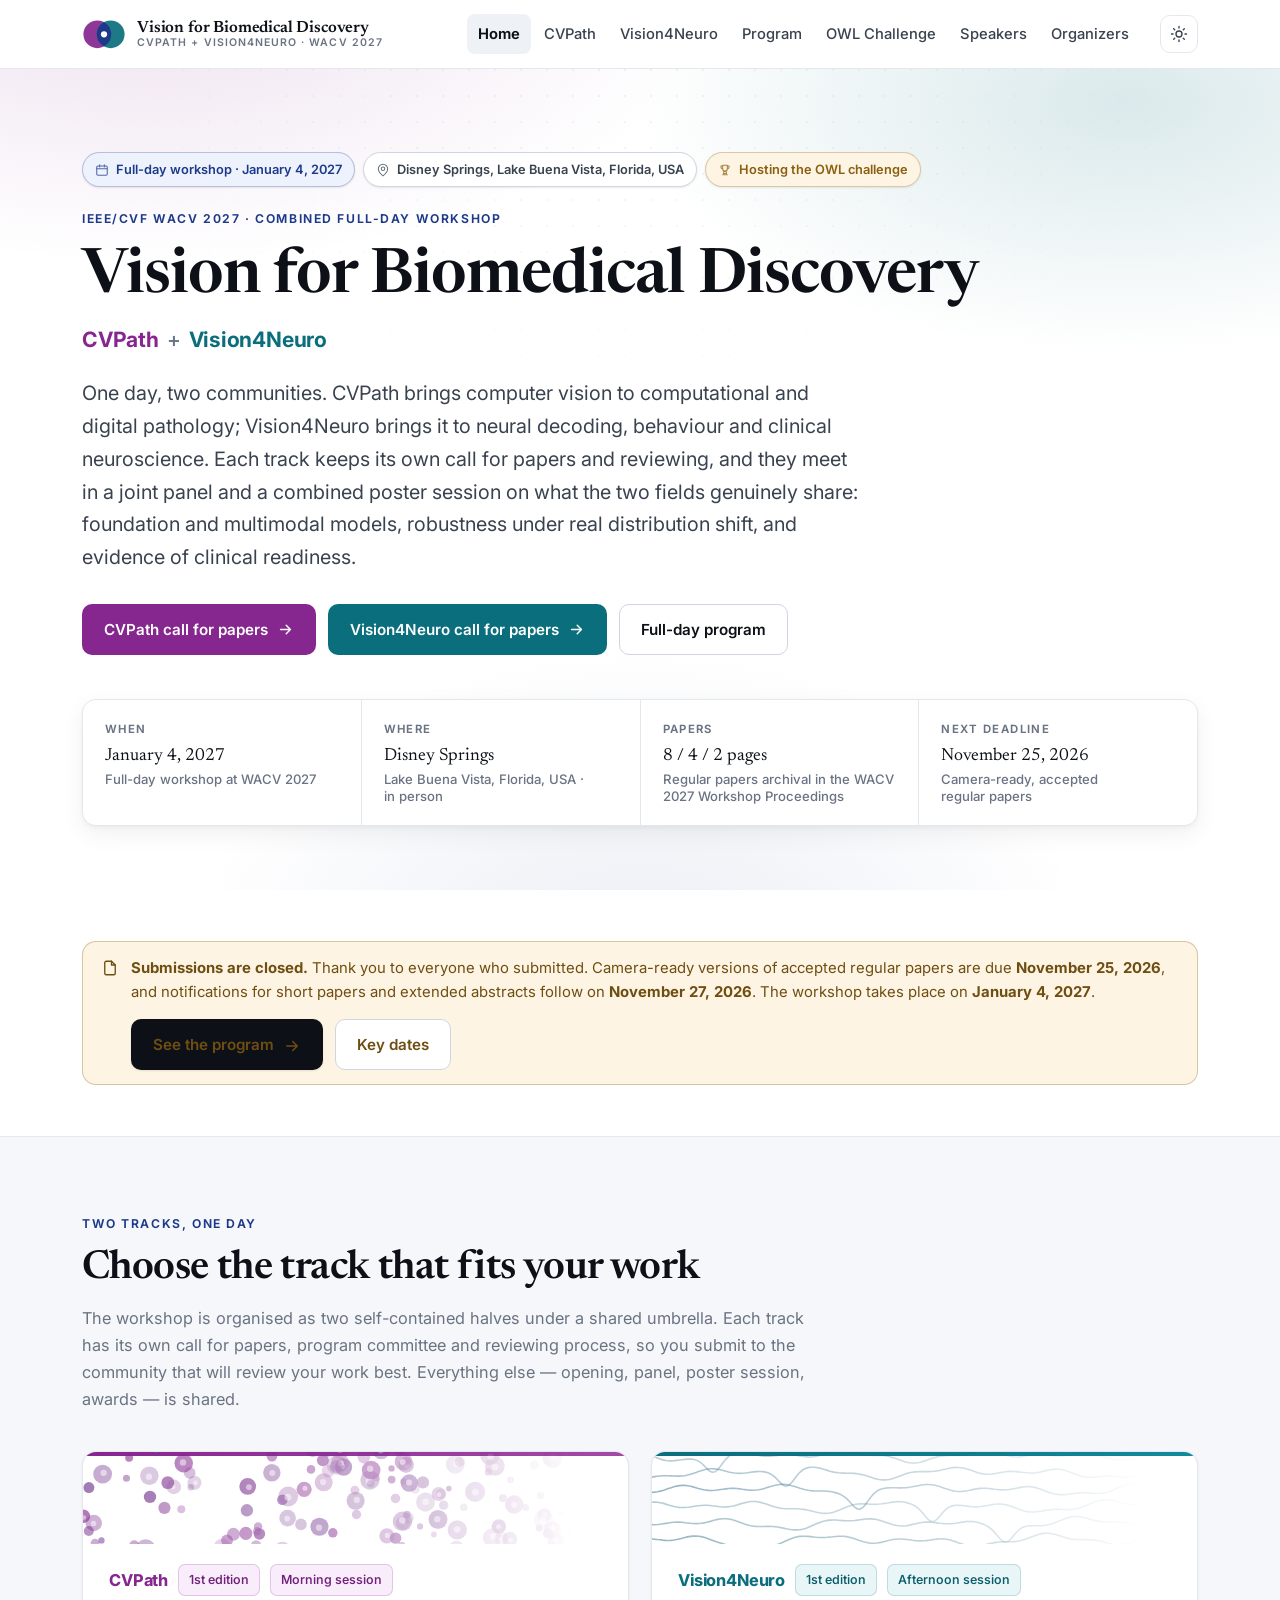
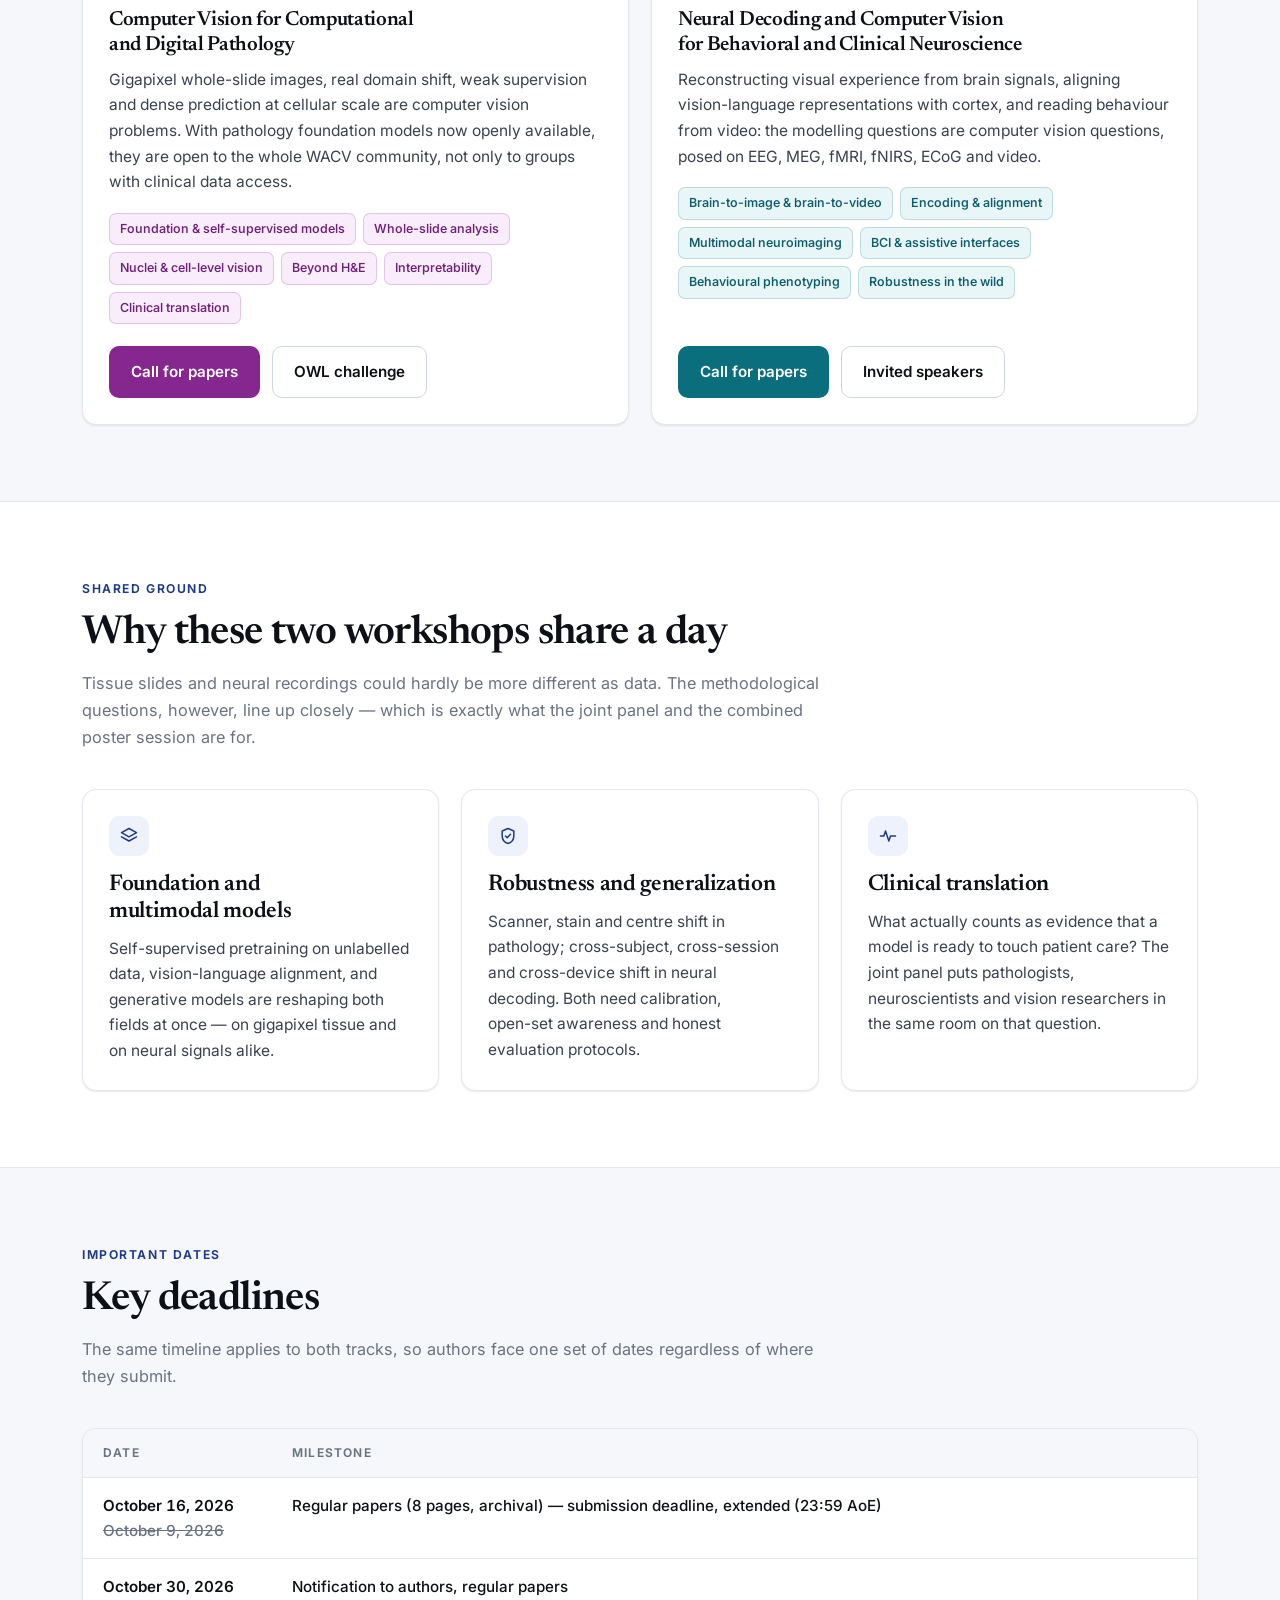
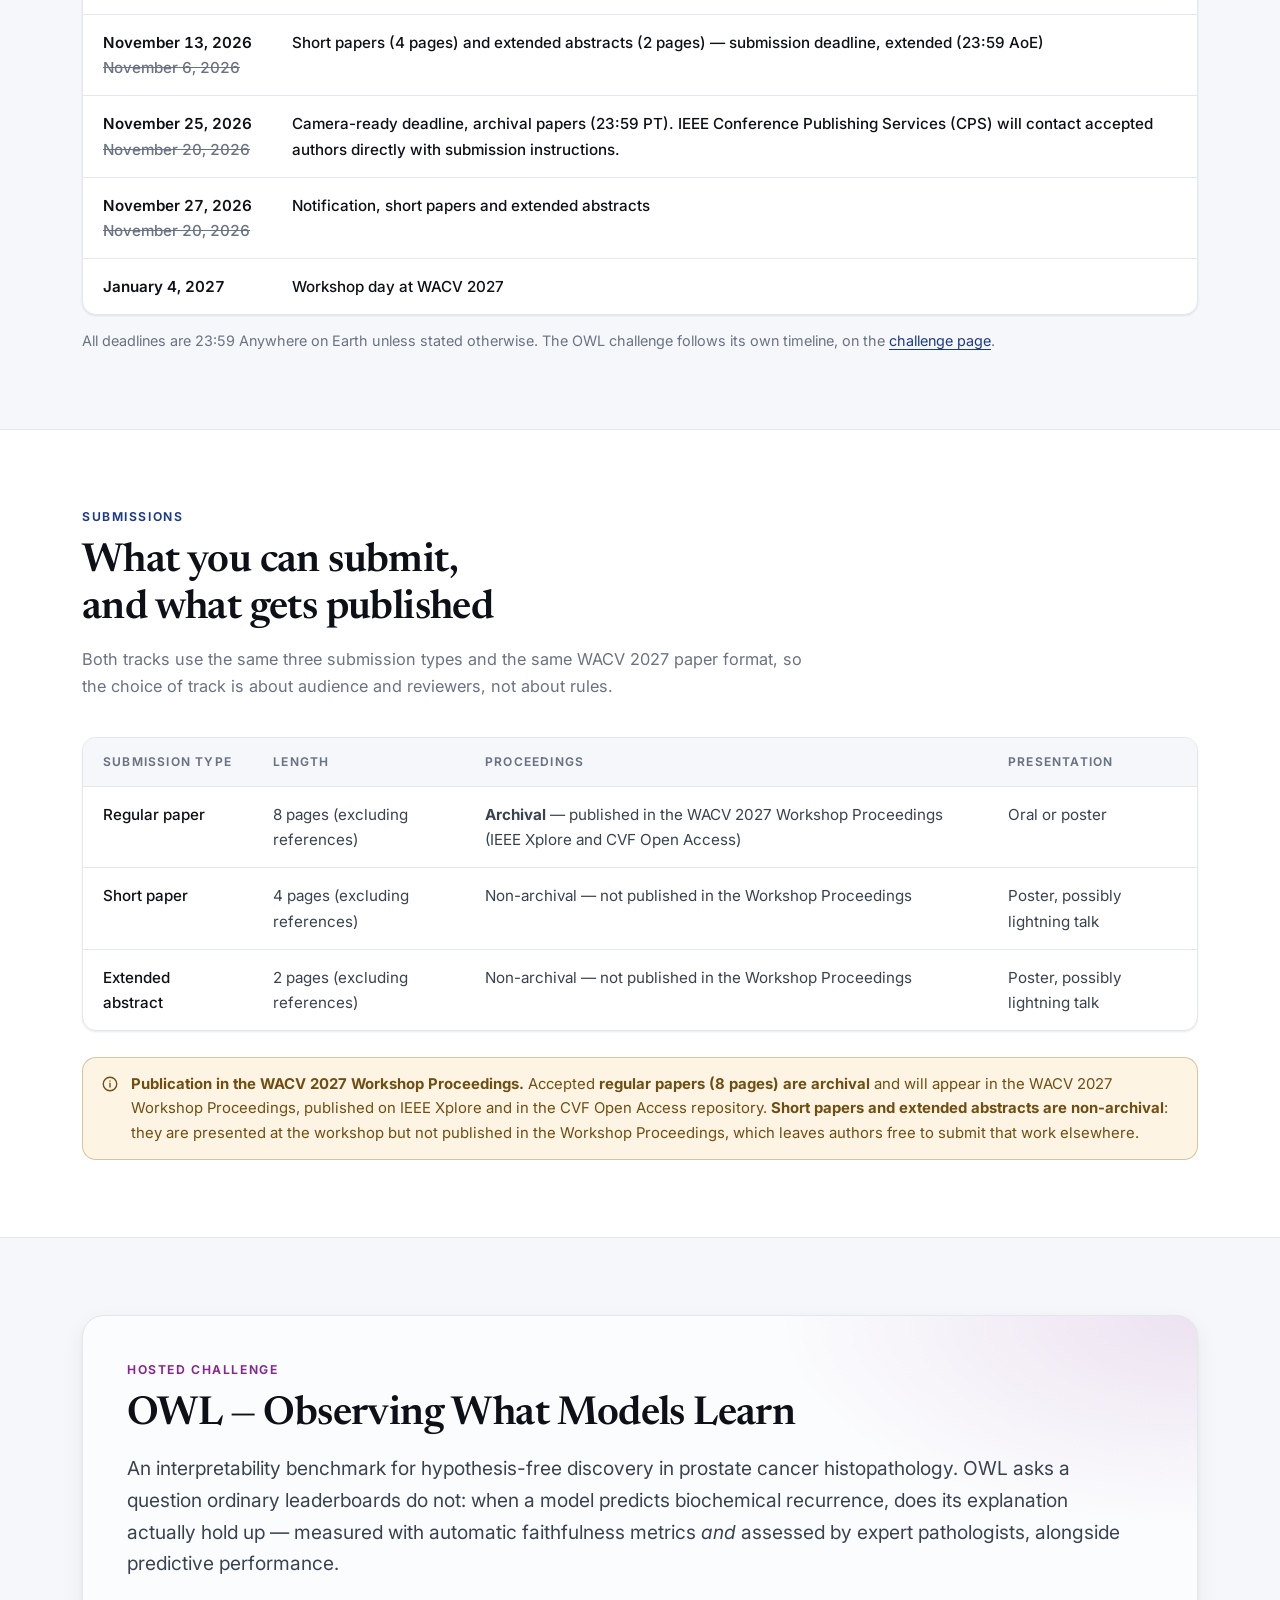
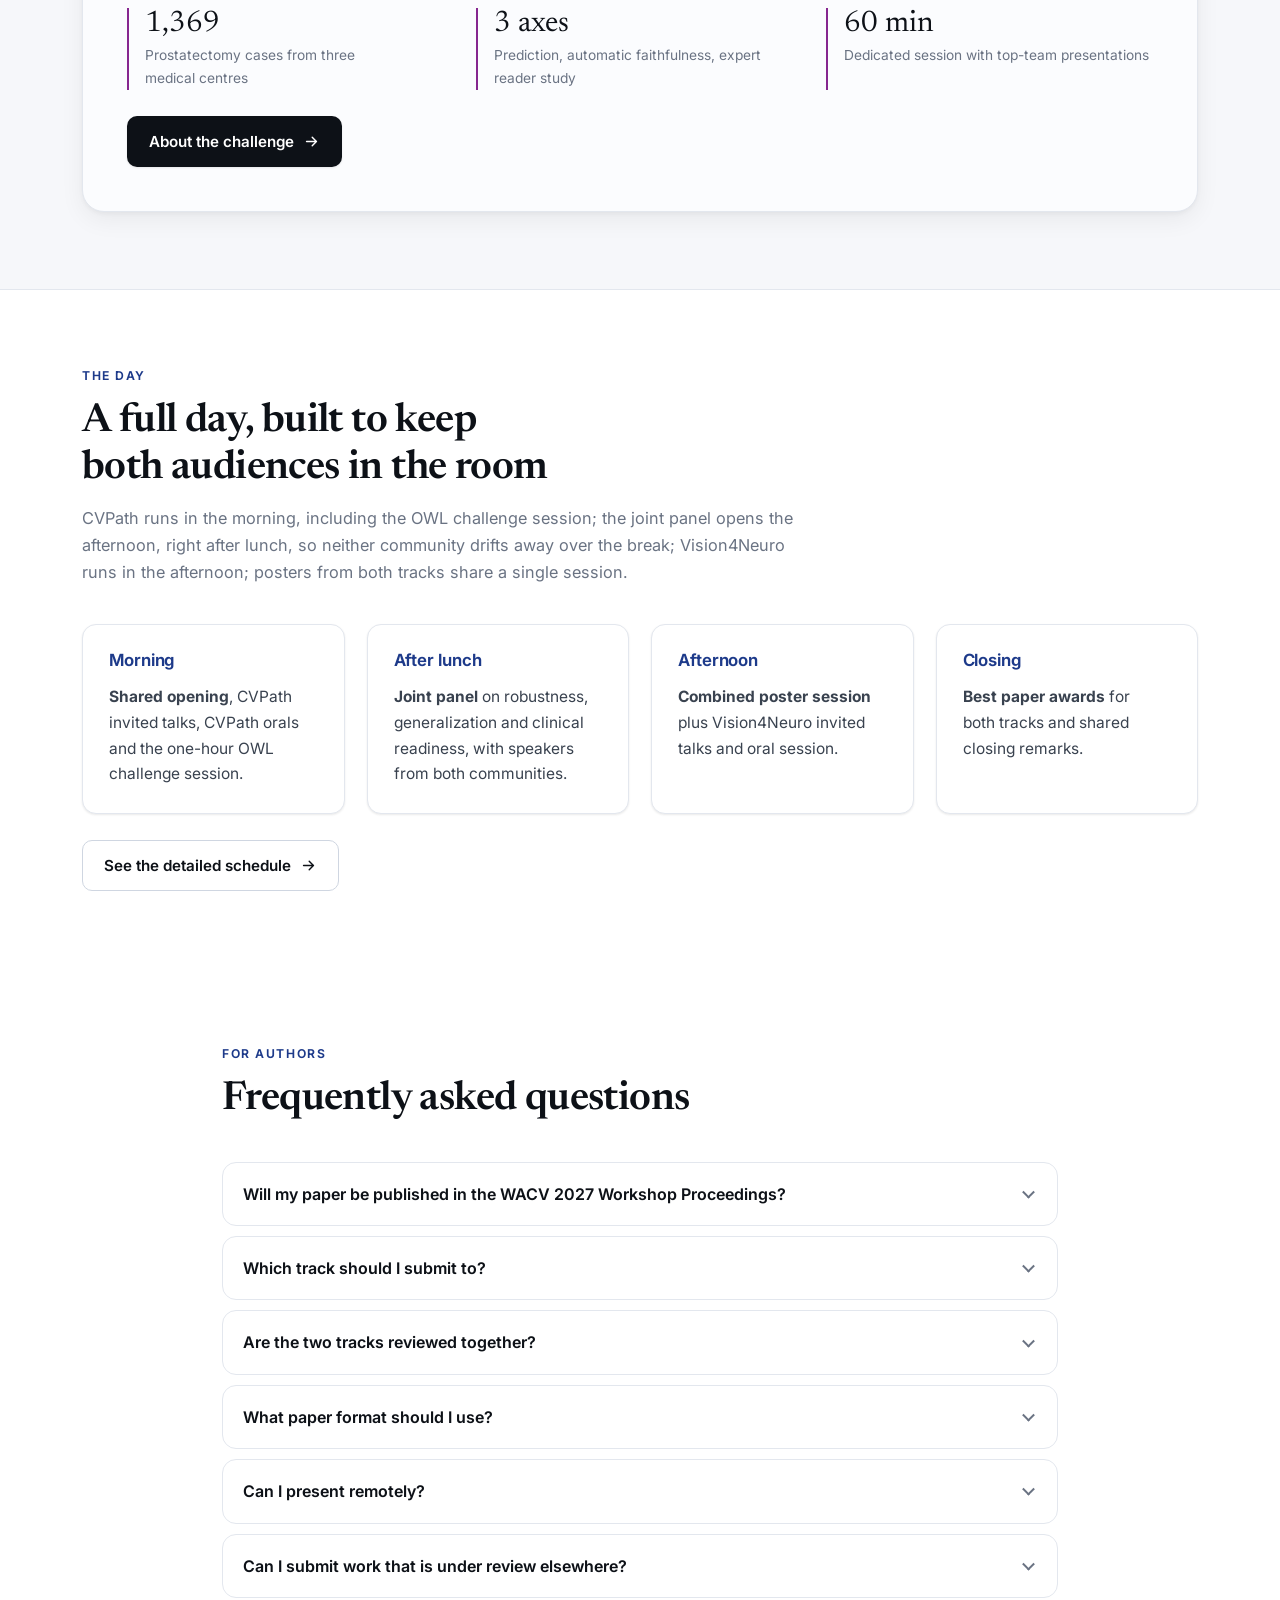
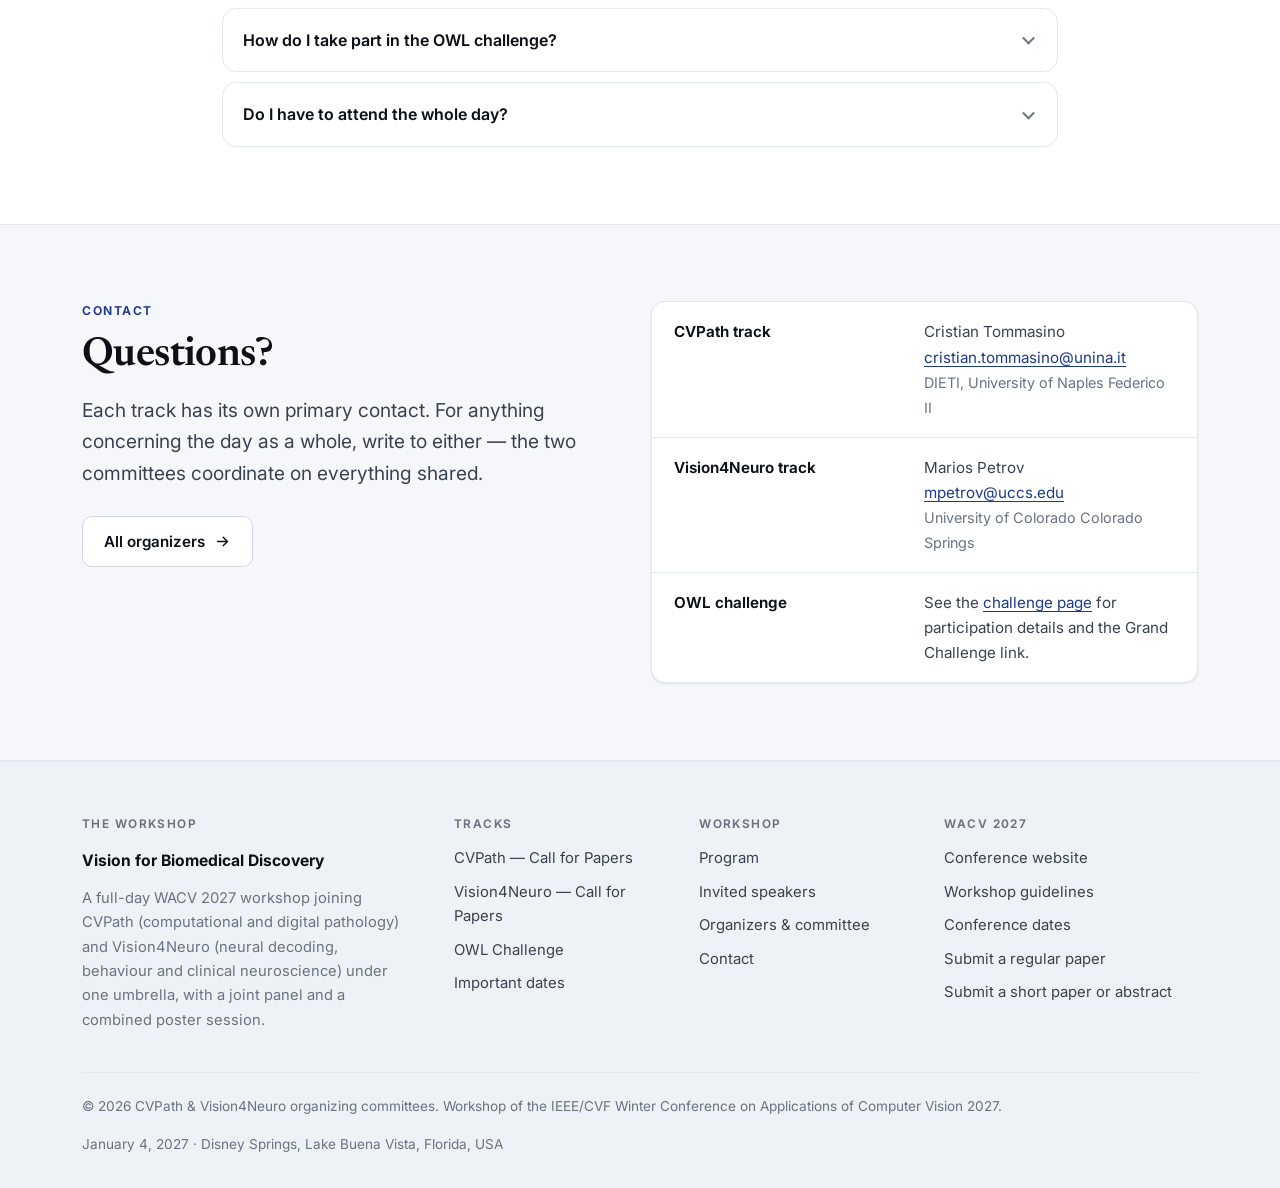
<file: index.html>
<!DOCTYPE html>
<html lang="en">
<head>
  <meta charset="utf-8">
  <meta name="viewport" content="width=device-width, initial-scale=1">
  <title>Vision for Biomedical Discovery | WACV 2027 Workshop</title>
  <meta name="description" content="Full-day WACV 2027 workshop joining CVPath (computational pathology, OWL challenge) and Vision4Neuro (neural decoding). Call for papers, important dates and program.">
  <meta name="keywords" content="WACV 2027 workshop, computational pathology, digital pathology, computer vision, neural decoding, EEG, fMRI, brain-computer interface, foundation models, whole-slide imaging, CVPath, Vision4Neuro">
  <meta name="author" content="CVPath and Vision4Neuro organizing committees">
  <meta name="robots" content="index, follow, max-image-preview:large">
  <link rel="canonical" href="https://cvpath-vision4neuro.github.io/wacv2027/">

  <meta property="og:type" content="website">
  <meta property="og:site_name" content="Vision for Biomedical Discovery (CVPath + Vision4Neuro)">
  <meta property="og:title" content="Vision for Biomedical Discovery | WACV 2027 Workshop">
  <meta property="og:description" content="Full-day WACV 2027 workshop joining CVPath (computational pathology, OWL challenge) and Vision4Neuro (neural decoding). Call for papers, important dates and program.">
  <meta property="og:url" content="https://cvpath-vision4neuro.github.io/wacv2027/">
  <meta property="og:image" content="https://cvpath-vision4neuro.github.io/wacv2027/assets/img/og-image.png">
  <meta property="og:image:width" content="1200">
  <meta property="og:image:height" content="630">
  <meta property="og:image:alt" content="Vision for Biomedical Discovery, a full-day WACV 2027 workshop combining CVPath and Vision4Neuro">
  <meta property="og:locale" content="en_US">
  <meta name="twitter:card" content="summary_large_image">
  <meta name="twitter:title" content="Vision for Biomedical Discovery | WACV 2027 Workshop">
  <meta name="twitter:description" content="Full-day WACV 2027 workshop joining CVPath (computational pathology, OWL challenge) and Vision4Neuro (neural decoding). Call for papers, important dates and program.">
  <meta name="twitter:image" content="https://cvpath-vision4neuro.github.io/wacv2027/assets/img/og-image.png">

  <link rel="icon" href="assets/img/favicon.svg" type="image/svg+xml">
  <link rel="alternate icon" href="assets/img/favicon-32.png" sizes="32x32">
  <link rel="apple-touch-icon" href="assets/img/apple-touch-icon.png">
  <link rel="manifest" href="site.webmanifest">
  <meta name="theme-color" content="#0d1117">

  <link rel="preconnect" href="https://fonts.googleapis.com">
  <link rel="preconnect" href="https://fonts.gstatic.com" crossorigin>
  <link rel="stylesheet" href="https://fonts.googleapis.com/css2?family=Inter:wght@400;500;600;700&family=Newsreader:opsz,wght@6..72,400;6..72,500;6..72,600&display=swap">
  <link rel="stylesheet" href="assets/css/styles.css">
  <script>
    (function () {
      try {
        var t = localStorage.getItem("vbd-theme");
        if (!t) t = window.matchMedia("(prefers-color-scheme: dark)").matches ? "dark" : "light";
        document.documentElement.setAttribute("data-theme", t);
      } catch (e) {}
    })();
  </script>
  <script type="application/ld+json">[
  {
    "@context": "https://schema.org",
    "@type": "Event",
    "name": "Vision for Biomedical Discovery (CVPath + Vision4Neuro)",
    "alternateName": "CVPath + Vision4Neuro @ WACV 2027",
    "description": "Full-day workshop at IEEE/CVF WACV 2027 combining CVPath (computer vision for computational and digital pathology, including the OWL challenge) and Vision4Neuro (neural decoding and computer vision for behavioural and clinical neuroscience).",
    "startDate": "2027-01-04",
    "endDate": "2027-01-04",
    "eventStatus": "https://schema.org/EventScheduled",
    "eventAttendanceMode": "https://schema.org/OfflineEventAttendanceMode",
    "url": "https://cvpath-vision4neuro.github.io/wacv2027/",
    "image": "https://cvpath-vision4neuro.github.io/wacv2027/assets/img/og-image.png",
    "inLanguage": "en",
    "isAccessibleForFree": false,
    "location": {
      "@type": "Place",
      "name": "WACV 2027, Disney Springs",
      "address": {
        "@type": "PostalAddress",
        "addressLocality": "Lake Buena Vista",
        "addressRegion": "FL",
        "addressCountry": "US"
      }
    },
    "superEvent": {
      "@type": "Event",
      "name": "IEEE/CVF Winter Conference on Applications of Computer Vision (WACV) 2027",
      "url": "https://wacv.thecvf.com/Conferences/2027",
      "startDate": "2027-01-04",
      "endDate": "2027-01-08",
      "location": {
        "@type": "Place",
        "name": "WACV 2027, Disney Springs",
        "address": {
          "@type": "PostalAddress",
          "addressLocality": "Lake Buena Vista",
          "addressRegion": "FL",
          "addressCountry": "US"
        }
      },
      "eventStatus": "https://schema.org/EventScheduled",
      "eventAttendanceMode": "https://schema.org/OfflineEventAttendanceMode",
      "description": "The IEEE/CVF Winter Conference on Applications of Computer Vision, held 4-8 January 2027 at Disney Springs, Lake Buena Vista, Florida."
    },
    "organizer": [
      {
        "@type": "Person",
        "name": "Cristian Tommasino",
        "email": "cristian.tommasino@unina.it",
        "affiliation": "University of Naples Federico II"
      },
      {
        "@type": "Person",
        "name": "Marios Petrov",
        "email": "mpetrov@uccs.edu",
        "affiliation": "University of Colorado Colorado Springs"
      }
    ],
    "subEvent": [
      {
        "@type": "Event",
        "name": "CVPath: Computer Vision for Computational and Digital Pathology",
        "url": "https://cvpath-vision4neuro.github.io/wacv2027/cvpath.html",
        "startDate": "2027-01-04",
        "location": {
          "@type": "Place",
          "name": "WACV 2027, Disney Springs",
          "address": {
            "@type": "PostalAddress",
            "addressLocality": "Lake Buena Vista",
            "addressRegion": "FL",
            "addressCountry": "US"
          }
        },
        "endDate": "2027-01-04",
        "eventStatus": "https://schema.org/EventScheduled",
        "eventAttendanceMode": "https://schema.org/OfflineEventAttendanceMode",
        "image": "https://cvpath-vision4neuro.github.io/wacv2027/assets/img/og-image.png",
        "description": "Half-day track on computer vision for computational and digital pathology: foundation and self-supervised models, whole-slide and gigapixel image analysis, domain shift, interpretability and clinical translation. Hosts the OWL challenge.",
        "organizer": {
          "@type": "Person",
          "name": "Cristian Tommasino",
          "email": "cristian.tommasino@unina.it",
          "affiliation": "University of Naples Federico II"
        }
      },
      {
        "@type": "Event",
        "name": "Vision4Neuro: Neural Decoding and Computer Vision for Behavioral and Clinical Neuroscience",
        "url": "https://cvpath-vision4neuro.github.io/wacv2027/vision4neuro.html",
        "startDate": "2027-01-04",
        "location": {
          "@type": "Place",
          "name": "WACV 2027, Disney Springs",
          "address": {
            "@type": "PostalAddress",
            "addressLocality": "Lake Buena Vista",
            "addressRegion": "FL",
            "addressCountry": "US"
          }
        },
        "endDate": "2027-01-04",
        "eventStatus": "https://schema.org/EventScheduled",
        "eventAttendanceMode": "https://schema.org/OfflineEventAttendanceMode",
        "image": "https://cvpath-vision4neuro.github.io/wacv2027/assets/img/og-image.png",
        "description": "Half-day track on neural decoding, behaviour and clinical neuroscience: decoding visual experience from EEG, MEG, fMRI, fNIRS and ECoG, brain-to-image generation, encoding models, brain-computer interfaces and behavioural phenotyping.",
        "organizer": {
          "@type": "Person",
          "name": "Marios Petrov",
          "email": "mpetrov@uccs.edu",
          "affiliation": "University of Colorado Colorado Springs"
        }
      }
    ]
  },
  {
    "@context": "https://schema.org",
    "@type": "WebSite",
    "name": "Vision for Biomedical Discovery (CVPath + Vision4Neuro)",
    "url": "https://cvpath-vision4neuro.github.io/wacv2027/",
    "inLanguage": "en"
  },
  {
    "@context": "https://schema.org",
    "@type": "FAQPage",
    "mainEntity": [
      {
        "@type": "Question",
        "name": "Will my paper be published in the WACV 2027 Workshop Proceedings?",
        "acceptedAnswer": {
          "@type": "Answer",
          "text": "Only regular papers. Accepted 8-page regular papers are archival and appear in the WACV 2027 Workshop Proceedings on IEEE Xplore and in the CVF Open Access repository. Short papers (4 pages) and extended abstracts (2 pages) are non-archival: they are presented at the workshop but are not published, so the work remains free for submission elsewhere."
        }
      },
      {
        "@type": "Question",
        "name": "Which track should I submit to?",
        "acceptedAnswer": {
          "@type": "Answer",
          "text": "Submit to the community best placed to review your work. CVPath covers computational and digital pathology; Vision4Neuro covers neural decoding, behaviour and clinical neuroscience. Each track has its own program committee, and you select the track when you submit. If a paper genuinely spans both, write to either primary contact and we will agree on the better fit."
        }
      },
      {
        "@type": "Question",
        "name": "Are the two tracks reviewed together?",
        "acceptedAnswer": {
          "@type": "Answer",
          "text": "No. Each track runs its own reviewing process with its own program committee and criteria. The shared parts of the day are the opening, the panel, the poster session, the awards and the website."
        }
      },
      {
        "@type": "Question",
        "name": "What paper format should I use?",
        "acceptedAnswer": {
          "@type": "Answer",
          "text": "The official WACV 2027 author kit, in LaTeX or Word, the same template as the main conference. Page limits exclude references, and supplementary material does not count towards the limit. Reviewing is double-blind, so submissions must be anonymised."
        }
      },
      {
        "@type": "Question",
        "name": "Can I present remotely?",
        "acceptedAnswer": {
          "@type": "Answer",
          "text": "No. WACV 2027 does not accommodate virtual workshops or remote presentations. At least one author of each accepted contribution must register for the conference and present in person at Disney Springs."
        }
      },
      {
        "@type": "Question",
        "name": "Can I submit work that is under review elsewhere?",
        "acceptedAnswer": {
          "@type": "Answer",
          "text": "Regular papers must be original and not substantially similar to work under review or published elsewhere, following the WACV dual-submission policy. Because short papers and extended abstracts are non-archival, they may cover work that is concurrently under review at another venue, provided the policy of that venue allows it."
        }
      },
      {
        "@type": "Question",
        "name": "How do I take part in the OWL challenge?",
        "acceptedAnswer": {
          "@type": "Answer",
          "text": "The challenge runs on the Grand Challenge platform, within the CVPath track. Registration and the phase dates are published on the challenge page. Taking part does not require submitting a paper, and top-ranking teams present their methods during the challenge session."
        }
      },
      {
        "@type": "Question",
        "name": "Do I have to attend the whole day?",
        "acceptedAnswer": {
          "@type": "Answer",
          "text": "No, but the day is designed to reward it: the joint panel after lunch and the single combined poster session are where the two communities actually meet."
        }
      }
    ]
  }
]</script>
</head>
<body>
  <a class="skip-link" href="#main">Skip to main content</a>
<header class="site-header">
  <nav class="container nav" aria-label="Main">
    <a class="brand" href="index.html">
      <svg class="brand__mark" viewBox="8 36 184 128" role="img" aria-label="Vision for Biomedical Discovery logo" focusable="false">
        <defs><clipPath id="vbdClip"><circle cx="72" cy="100" r="58"/></clipPath></defs>
        <circle cx="72" cy="100" r="58" fill="#86268f" opacity=".92"/>
        <circle cx="128" cy="100" r="58" fill="#0b6e7d" opacity=".92"/>
        <circle cx="128" cy="100" r="58" fill="#1d3a8a" clip-path="url(#vbdClip)"/>
        <circle cx="100" cy="100" r="13" fill="#ffffff"/>
      </svg>
      <span class="brand__text">
        <span class="brand__title">Vision for Biomedical Discovery</span>
        <span class="brand__sub">CVPath + Vision4Neuro &middot; WACV 2027</span>
      </span>
    </a>
    <div class="nav__links" id="nav-links">
      <a href="index.html" aria-current="page">Home</a>
      <a href="cvpath.html">CVPath</a>
      <a href="vision4neuro.html">Vision4Neuro</a>
      <a href="program.html">Program</a>
      <a href="challenge.html">OWL Challenge</a>
      <a href="speakers.html">Speakers</a>
      <a href="organizers.html">Organizers</a>
    </div>
    <div class="nav__actions">
      <button class="icon-btn theme-toggle" type="button" aria-label="Switch colour theme">
        <svg class="icon-sun" viewBox="0 0 24 24" fill="none" stroke="currentColor" stroke-width="1.8" stroke-linecap="round" aria-hidden="true"><circle cx="12" cy="12" r="4"/><path d="M12 2v2M12 20v2M4.9 4.9l1.4 1.4M17.7 17.7l1.4 1.4M2 12h2M20 12h2M4.9 19.1l1.4-1.4M17.7 6.3l1.4-1.4"/></svg>
        <svg class="icon-moon" viewBox="0 0 24 24" fill="none" stroke="currentColor" stroke-width="1.8" stroke-linecap="round" stroke-linejoin="round" aria-hidden="true"><path d="M21 12.8A9 9 0 1 1 11.2 3a7 7 0 0 0 9.8 9.8Z"/></svg>
      </button>
      <button class="icon-btn nav__toggle" type="button" aria-expanded="false" aria-controls="nav-links" aria-label="Open menu">
        <svg viewBox="0 0 24 24" fill="none" stroke="currentColor" stroke-width="1.9" stroke-linecap="round" aria-hidden="true"><path d="M4 7h16M4 12h16M4 17h16"/></svg>
      </button>
    </div>
  </nav>
</header>
  <main id="main">
    <section class="hero">
      <div class="container">
        <div class="badge-row">
          <span class="badge badge--brand"><svg viewBox="0 0 24 24" fill="none" stroke="currentColor" stroke-width="1.8" stroke-linecap="round" aria-hidden="true"><rect x="3" y="5" width="18" height="16" rx="2"/><path d="M8 3v4M16 3v4M3 10h18"/></svg> Full-day workshop &middot; January 4, 2027</span>
          <span class="badge"><svg viewBox="0 0 24 24" fill="none" stroke="currentColor" stroke-width="1.8" stroke-linecap="round" aria-hidden="true"><path d="M20 10c0 6-8 12-8 12S4 16 4 10a8 8 0 1 1 16 0Z"/><circle cx="12" cy="10" r="3"/></svg> Disney Springs, Lake Buena Vista, Florida, USA</span>
          <span class="badge badge--gold"><svg viewBox="0 0 24 24" fill="none" stroke="currentColor" stroke-width="1.8" stroke-linecap="round" stroke-linejoin="round" aria-hidden="true"><path d="M8 4h8v6a4 4 0 0 1-8 0Z"/><path d="M16 5h3v2a3 3 0 0 1-3 3M8 5H5v2a3 3 0 0 0 3 3"/><path d="M10 14h4l.5 4h-5Z"/><path d="M8 20h8"/></svg> Hosting the OWL challenge</span>
        </div>
       <div class="hero__grid hero__grid--solo">
        <div class="hero__inner">
        <span class="eyebrow">IEEE/CVF WACV 2027 &middot; Combined full-day workshop</span>
        <h1>Vision for Biomedical Discovery</h1>
        <p class="hero__acronyms"><span class="c1">CVPath</span><span class="plus">+</span><span class="c2">Vision4Neuro</span></p>
        <p class="hero__lead">One day, two communities. CVPath brings computer vision to computational and digital pathology; Vision4Neuro brings it to neural decoding, behaviour and clinical neuroscience. Each track keeps its own call for papers and reviewing, and they meet in a joint panel and a combined poster session on what the two fields genuinely share: foundation and multimodal models, robustness under real distribution shift, and evidence of clinical readiness.</p>
        <div class="btn-row">
          <a class="btn btn--cvpath" href="cvpath.html">CVPath call for papers <svg viewBox="0 0 24 24" fill="none" stroke="currentColor" stroke-width="2" stroke-linecap="round" stroke-linejoin="round" aria-hidden="true"><path d="M5 12h14M13 6l6 6-6 6"/></svg></a>
          <a class="btn btn--neuro" href="vision4neuro.html">Vision4Neuro call for papers <svg viewBox="0 0 24 24" fill="none" stroke="currentColor" stroke-width="2" stroke-linecap="round" stroke-linejoin="round" aria-hidden="true"><path d="M5 12h14M13 6l6 6-6 6"/></svg></a>
          <a class="btn btn--ghost" href="program.html">Full-day program</a>
        </div>
        </div>

       </div>

        <div class="facts">
          <div class="fact"><p class="fact__k">When</p><p class="fact__v">January 4, 2027<small>Full-day workshop at WACV 2027</small></p></div>
          <div class="fact"><p class="fact__k">Where</p><p class="fact__v">Disney Springs<small>Lake Buena Vista, Florida, USA &middot; in person</small></p></div>
          <div class="fact"><p class="fact__k">Papers</p><p class="fact__v">8 / 4 / 2 pages<small>Regular papers archival in the WACV 2027 Workshop Proceedings</small></p></div>
          <div class="fact"><p class="fact__k">Next deadline</p><p class="fact__v">November 25, 2026<small>Camera-ready, accepted regular papers</small></p></div>
        </div>
      </div>
    </section>

    <section class="section section--tight">
      <div class="container">
        <div class="notice"><svg viewBox="0 0 24 24" fill="none" stroke="currentColor" stroke-width="1.8" stroke-linecap="round" stroke-linejoin="round" aria-hidden="true"><path d="M14 3H7a2 2 0 0 0-2 2v14a2 2 0 0 0 2 2h10a2 2 0 0 0 2-2V8Z"/><path d="M14 3v5h5"/></svg><div><strong>Submissions are closed.</strong> Thank you to everyone who submitted. Camera-ready versions of accepted regular papers are due <strong>November 25, 2026</strong>, and notifications for short papers and extended abstracts follow on <strong>November 27, 2026</strong>. The workshop takes place on <strong>January 4, 2027</strong>.<div class="btn-row mt-s"><a class="btn btn--primary" href="program.html">See the program <svg viewBox="0 0 24 24" fill="none" stroke="currentColor" stroke-width="2" stroke-linecap="round" stroke-linejoin="round" aria-hidden="true"><path d="M5 12h14M13 6l6 6-6 6"/></svg></a><a class="btn btn--ghost" href="#dates">Key dates</a></div></div></div>
      </div>
    </section>

    <section class="section section--soft" id="tracks">
      <div class="container">
        <div class="section__head">
          <span class="eyebrow">Two tracks, one day</span>
          <h2>Choose the track that fits your work</h2>
          <p>The workshop is organised as two self-contained halves under a shared umbrella. Each track has its own call for papers, program committee and reviewing process, so you submit to the community that will review your work best. Everything else &mdash; opening, panel, poster session, awards &mdash; is shared.</p>
        </div>
        <div class="grid grid--2">
          <article class="card track-card track-card--cvpath reveal">
            <img class="track-card__art" src="assets/img/art-cvpath.svg" width="560" height="120" alt="" aria-hidden="true" loading="lazy" decoding="async">
            <div class="track-card__meta">
              <span class="track-card__name">CVPath</span>
              <span class="tag">1st edition</span>
              <span class="tag">Morning session</span>
            </div>
            <h3>Computer Vision for Computational and Digital Pathology</h3>
            <p>Gigapixel whole-slide images, real domain shift, weak supervision and dense prediction at cellular scale are computer vision problems. With pathology foundation models now openly available, they are open to the whole WACV community, not only to groups with clinical data access.</p>
            <div class="tag-list">
              <span class="tag">Foundation &amp; self-supervised models</span>
              <span class="tag">Whole-slide analysis</span>
              <span class="tag">Nuclei &amp; cell-level vision</span>
              <span class="tag">Beyond H&amp;E</span>
              <span class="tag">Interpretability</span>
              <span class="tag">Clinical translation</span>
            </div>
            <div class="btn-row">
              <a class="btn btn--cvpath" href="cvpath.html">Call for papers</a>
              <a class="btn btn--ghost" href="challenge.html">OWL challenge</a>
            </div>
          </article>
          <article class="card track-card track-card--neuro reveal">
            <img class="track-card__art" src="assets/img/art-neuro.svg" width="560" height="120" alt="" aria-hidden="true" loading="lazy" decoding="async">
            <div class="track-card__meta">
              <span class="track-card__name">Vision4Neuro</span>
              <span class="tag">1st edition</span>
              <span class="tag">Afternoon session</span>
            </div>
            <h3>Neural Decoding and Computer Vision for Behavioral and Clinical Neuroscience</h3>
            <p>Reconstructing visual experience from brain signals, aligning vision-language representations with cortex, and reading behaviour from video: the modelling questions are computer vision questions, posed on EEG, MEG, fMRI, fNIRS, ECoG and video.</p>
            <div class="tag-list">
              <span class="tag">Brain-to-image &amp; brain-to-video</span>
              <span class="tag">Encoding &amp; alignment</span>
              <span class="tag">Multimodal neuroimaging</span>
              <span class="tag">BCI &amp; assistive interfaces</span>
              <span class="tag">Behavioural phenotyping</span>
              <span class="tag">Robustness in the wild</span>
            </div>
            <div class="btn-row">
              <a class="btn btn--neuro" href="vision4neuro.html">Call for papers</a>
              <a class="btn btn--ghost" href="speakers.html">Invited speakers</a>
            </div>
          </article>
        </div>
      </div>
    </section>

    <section class="section" id="themes">
      <div class="container">
        <div class="section__head">
          <span class="eyebrow">Shared ground</span>
          <h2>Why these two workshops share a day</h2>
          <p>Tissue slides and neural recordings could hardly be more different as data. The methodological questions, however, line up closely &mdash; which is exactly what the joint panel and the combined poster session are for.</p>
        </div>
        <div class="grid grid--3">
          <article class="card reveal">
            <div class="card__icon"><svg viewBox="0 0 24 24" fill="none" stroke="currentColor" stroke-width="1.8" stroke-linecap="round" stroke-linejoin="round" aria-hidden="true"><path d="m12 3 9 5-9 5-9-5Z"/><path d="m3 13 9 5 9-5"/></svg></div>
            <h3>Foundation and multimodal models</h3>
            <p>Self-supervised pretraining on unlabelled data, vision-language alignment, and generative models are reshaping both fields at once &mdash; on gigapixel tissue and on neural signals alike.</p>
          </article>
          <article class="card reveal">
            <div class="card__icon"><svg viewBox="0 0 24 24" fill="none" stroke="currentColor" stroke-width="1.8" stroke-linecap="round" stroke-linejoin="round" aria-hidden="true"><path d="M12 3 5 6v6c0 4.5 3 7.8 7 9 4-1.2 7-4.5 7-9V6Z"/><path d="m9 12 2 2 4-4"/></svg></div>
            <h3>Robustness and generalization</h3>
            <p>Scanner, stain and centre shift in pathology; cross-subject, cross-session and cross-device shift in neural decoding. Both need calibration, open-set awareness and honest evaluation protocols.</p>
          </article>
          <article class="card reveal">
            <div class="card__icon"><svg viewBox="0 0 24 24" fill="none" stroke="currentColor" stroke-width="1.8" stroke-linecap="round" stroke-linejoin="round" aria-hidden="true"><path d="M3 12h4l2-6 4 12 2-6h6"/></svg></div>
            <h3>Clinical translation</h3>
            <p>What actually counts as evidence that a model is ready to touch patient care? The joint panel puts pathologists, neuroscientists and vision researchers in the same room on that question.</p>
          </article>
        </div>
      </div>
    </section>

    <section class="section section--soft" id="dates">
      <div class="container">
        <div class="section__head">
          <span class="eyebrow">Important dates</span>
          <h2>Key deadlines</h2>
          <p>The same timeline applies to both tracks, so authors face one set of dates regardless of where they submit.</p>
        </div>
        <div class="table-wrap">
        <table>
          <thead><tr><th scope="col">Date</th><th scope="col">Milestone</th></tr></thead>
          <tbody>
            <tr><td class="date">October 16, 2026<del>October 9, 2026</del></td><td class="what">Regular papers (8 pages, archival) &mdash; submission deadline, extended (23:59 AoE)</td></tr>
            <tr><td class="date">October 30, 2026</td><td class="what">Notification to authors, regular papers</td></tr>
            <tr><td class="date">November 13, 2026<del>November 6, 2026</del></td><td class="what">Short papers (4 pages) and extended abstracts (2 pages) &mdash; submission deadline, extended (23:59 AoE)</td></tr>
            <tr><td class="date">November 25, 2026<del>November 20, 2026</del></td><td class="what">Camera-ready deadline, archival papers (23:59 PT). IEEE Conference Publishing Services (CPS) will contact accepted authors directly with submission instructions.</td></tr>
            <tr><td class="date">November 27, 2026<del>November 20, 2026</del></td><td class="what">Notification, short papers and extended abstracts</td></tr>
            <tr><td class="date">January 4, 2027</td><td class="what">Workshop day at WACV 2027</td></tr>
          </tbody>
        </table>
      </div>
      <p class="small muted mt-s">All deadlines are 23:59 Anywhere on Earth unless stated otherwise. The OWL challenge follows its own timeline, on the <a href="challenge.html">challenge page</a>.</p>
      </div>
    </section>

    <section class="section" id="submissions">
      <div class="container">
        <div class="section__head">
          <span class="eyebrow">Submissions</span>
          <h2>What you can submit, and what gets published</h2>
          <p>Both tracks use the same three submission types and the same WACV 2027 paper format, so the choice of track is about audience and reviewers, not about rules.</p>
        </div>
        <div class="table-wrap">
        <table>
          <thead><tr><th scope="col">Submission type</th><th scope="col">Length</th><th scope="col">Proceedings</th><th scope="col">Presentation</th></tr></thead>
          <tbody>
            <tr><td class="what">Regular paper</td><td>8 pages (excluding references)</td><td><strong>Archival</strong> &mdash; published in the WACV 2027 Workshop Proceedings (IEEE Xplore and CVF Open Access)</td><td>Oral or poster</td></tr>
            <tr><td class="what">Short paper</td><td>4 pages (excluding references)</td><td>Non-archival &mdash; not published in the Workshop Proceedings</td><td>Poster, possibly lightning talk</td></tr>
            <tr><td class="what">Extended abstract</td><td>2 pages (excluding references)</td><td>Non-archival &mdash; not published in the Workshop Proceedings</td><td>Poster, possibly lightning talk</td></tr>
          </tbody>
        </table>
      </div>
        <div class="notice mt-m"><svg viewBox="0 0 24 24" fill="none" stroke="currentColor" stroke-width="1.8" stroke-linecap="round" aria-hidden="true"><circle cx="12" cy="12" r="9"/><path d="M12 11v5M12 8h.01"/></svg><div><strong>Publication in the WACV 2027 Workshop Proceedings.</strong> Accepted <strong>regular papers (8 pages) are archival</strong> and will appear in the WACV 2027 Workshop Proceedings, published on IEEE Xplore and in the CVF Open Access repository. <strong>Short papers and extended abstracts are non-archival</strong>: they are presented at the workshop but not published in the Workshop Proceedings, which leaves authors free to submit that work elsewhere.</div></div>
      </div>
    </section>

    <section class="section section--soft" id="challenge">
      <div class="container">
        <div class="callout reveal">
          <span class="eyebrow eyebrow--cvpath">Hosted challenge</span>
          <h2>OWL &mdash; Observing What Models Learn</h2>
          <p class="lead mt-s">An interpretability benchmark for hypothesis-free discovery in prostate cancer histopathology. OWL asks a question ordinary leaderboards do not: when a model predicts biochemical recurrence, does its explanation actually hold up &mdash; measured with automatic faithfulness metrics <em>and</em> assessed by expert pathologists, alongside predictive performance.</p>
          <div class="stat-row">
            <div class="stat"><p class="stat__v">1,369</p><p class="stat__k">Prostatectomy cases from three medical centres</p></div>
            <div class="stat"><p class="stat__v">3 axes</p><p class="stat__k">Prediction, automatic faithfulness, expert reader study</p></div>
            <div class="stat"><p class="stat__v">60 min</p><p class="stat__k">Dedicated session with top-team presentations</p></div>
          </div>
          <div class="btn-row mt-m">
            <a class="btn btn--primary" href="challenge.html">About the challenge <svg viewBox="0 0 24 24" fill="none" stroke="currentColor" stroke-width="2" stroke-linecap="round" stroke-linejoin="round" aria-hidden="true"><path d="M5 12h14M13 6l6 6-6 6"/></svg></a>
          </div>
        </div>
      </div>
    </section>

    <section class="section" id="program-preview">
      <div class="container">
        <div class="section__head">
          <span class="eyebrow">The day</span>
          <h2>A full day, built to keep both audiences in the room</h2>
          <p>CVPath runs in the morning, including the OWL challenge session; the joint panel opens the afternoon, right after lunch, so neither community drifts away over the break; Vision4Neuro runs in the afternoon; posters from both tracks share a single session.</p>
        </div>
        <div class="grid grid--4">
          <article class="card"><h4 style="color:var(--brand)">Morning</h4><p class="small mt-s"><strong>Shared opening</strong>, CVPath invited talks, CVPath orals and the one-hour OWL challenge session.</p></article>
          <article class="card"><h4 style="color:var(--brand)">After lunch</h4><p class="small mt-s"><strong>Joint panel</strong> on robustness, generalization and clinical readiness, with speakers from both communities.</p></article>
          <article class="card"><h4 style="color:var(--brand)">Afternoon</h4><p class="small mt-s"><strong>Combined poster session</strong> plus Vision4Neuro invited talks and oral session.</p></article>
          <article class="card"><h4 style="color:var(--brand)">Closing</h4><p class="small mt-s"><strong>Best paper awards</strong> for both tracks and shared closing remarks.</p></article>
        </div>
        <div class="btn-row mt-m"><a class="btn btn--ghost" href="program.html">See the detailed schedule <svg viewBox="0 0 24 24" fill="none" stroke="currentColor" stroke-width="2" stroke-linecap="round" stroke-linejoin="round" aria-hidden="true"><path d="M5 12h14M13 6l6 6-6 6"/></svg></a></div>
      </div>
    </section>

    <section class="section" id="faq">
      <div class="container container--narrow">
        <div class="section__head">
          <span class="eyebrow">For authors</span>
          <h2>Frequently asked questions</h2>
        </div>
        <div class="faq">
          <details class="qa"><summary>Will my paper be published in the WACV 2027 Workshop Proceedings?</summary><div class="qa__body"><p>Only regular papers. Accepted 8-page regular papers are archival and appear in the WACV 2027 Workshop Proceedings on IEEE Xplore and in the CVF Open Access repository. Short papers (4 pages) and extended abstracts (2 pages) are non-archival: they are presented at the workshop but are not published, so the work remains free for submission elsewhere.</p></div></details>
          <details class="qa"><summary>Which track should I submit to?</summary><div class="qa__body"><p>Submit to the community best placed to review your work. CVPath covers computational and digital pathology; Vision4Neuro covers neural decoding, behaviour and clinical neuroscience. Each track has its own program committee, and you select the track when you submit. If a paper genuinely spans both, write to either primary contact and we will agree on the better fit.</p></div></details>
          <details class="qa"><summary>Are the two tracks reviewed together?</summary><div class="qa__body"><p>No. Each track runs its own reviewing process with its own program committee and criteria. The shared parts of the day are the opening, the panel, the poster session, the awards and the website.</p></div></details>
          <details class="qa"><summary>What paper format should I use?</summary><div class="qa__body"><p>The official WACV 2027 author kit, in LaTeX or Word, the same template as the main conference. Page limits exclude references, and supplementary material does not count towards the limit. Reviewing is double-blind, so submissions must be anonymised.</p></div></details>
          <details class="qa"><summary>Can I present remotely?</summary><div class="qa__body"><p>No. WACV 2027 does not accommodate virtual workshops or remote presentations. At least one author of each accepted contribution must register for the conference and present in person at Disney Springs.</p></div></details>
          <details class="qa"><summary>Can I submit work that is under review elsewhere?</summary><div class="qa__body"><p>Regular papers must be original and not substantially similar to work under review or published elsewhere, following the WACV dual-submission policy. Because short papers and extended abstracts are non-archival, they may cover work that is concurrently under review at another venue, provided the policy of that venue allows it.</p></div></details>
          <details class="qa"><summary>How do I take part in the OWL challenge?</summary><div class="qa__body"><p>The challenge runs on the Grand Challenge platform, within the CVPath track. Registration and the phase dates are published on the challenge page. Taking part does not require submitting a paper, and top-ranking teams present their methods during the challenge session.</p></div></details>
          <details class="qa"><summary>Do I have to attend the whole day?</summary><div class="qa__body"><p>No, but the day is designed to reward it: the joint panel after lunch and the single combined poster session are where the two communities actually meet.</p></div></details>
        </div>
      </div>
    </section>

    <section class="section section--soft" id="contact">
      <div class="container">
        <div class="grid grid--2">
          <div>
            <span class="eyebrow">Contact</span>
            <h2>Questions?</h2>
            <p class="lead mt-s">Each track has its own primary contact. For anything concerning the day as a whole, write to either &mdash; the two committees coordinate on everything shared.</p>
            <div class="btn-row mt-m">
              <a class="btn btn--ghost" href="organizers.html">All organizers <svg viewBox="0 0 24 24" fill="none" stroke="currentColor" stroke-width="2" stroke-linecap="round" stroke-linejoin="round" aria-hidden="true"><path d="M5 12h14M13 6l6 6-6 6"/></svg></a>
            </div>
          </div>
          <div class="defs">
            <div class="def"><dt>CVPath track</dt><dd>Cristian Tommasino<br><a href="mailto:cristian.tommasino@unina.it">cristian.tommasino@unina.it</a><br><span class="small muted">DIETI, University of Naples Federico II</span></dd></div>
            <div class="def"><dt>Vision4Neuro track</dt><dd>Marios Petrov<br><a href="mailto:mpetrov@uccs.edu">mpetrov@uccs.edu</a><br><span class="small muted">University of Colorado Colorado Springs</span></dd></div>
            <div class="def"><dt>OWL challenge</dt><dd>See the <a href="challenge.html">challenge page</a> for participation details and the Grand Challenge link.</dd></div>
          </div>
        </div>
      </div>
    </section>

  </main>
<footer class="site-footer">
  <div class="container">
    <div class="footer-grid">
      <div class="footer-about">
        <h4>The workshop</h4>
        <strong style="color:var(--ink);font-size:.98rem">Vision for Biomedical Discovery</strong>
        <p>A full-day WACV 2027 workshop joining CVPath (computational and digital pathology) and Vision4Neuro (neural decoding, behaviour and clinical neuroscience) under one umbrella, with a joint panel and a combined poster session.</p>
      </div>
      <div>
        <h4>Tracks</h4>
        <ul class="footer-links">
          <li><a href="cvpath.html">CVPath &mdash; Call for Papers</a></li>
          <li><a href="vision4neuro.html">Vision4Neuro &mdash; Call for Papers</a></li>
          <li><a href="challenge.html">OWL Challenge</a></li>
          <li><a href="index.html#dates">Important dates</a></li>
        </ul>
      </div>
      <div>
        <h4>Workshop</h4>
        <ul class="footer-links">
          <li><a href="program.html">Program</a></li>
          <li><a href="speakers.html">Invited speakers</a></li>
          <li><a href="organizers.html">Organizers &amp; committee</a></li>
          <li><a href="organizers.html#contact">Contact</a></li>
        </ul>
      </div>
      <div>
        <h4>WACV 2027</h4>
        <ul class="footer-links">
          <li><a href="https://wacv.thecvf.com/Conferences/2027" rel="noopener">Conference website</a></li>
          <li><a href="https://wacv.thecvf.com/Conferences/2027/CallForWorkshops" rel="noopener">Workshop guidelines</a></li>
          <li><a href="https://wacv.thecvf.com/Conferences/2027/Dates" rel="noopener">Conference dates</a></li>
          <li><a href="https://openreview.net/group?id=thecvf.com/WACV/2027/Workshop/CVPath-Vision4Neuro" rel="noopener">Submit a regular paper</a></li>
          <li><a href="https://openreview.net/group?id=thecvf.com/WACV/2027/Workshop/CVPath-Vision4Neuro-Short-Papers-And-Abstracts" rel="noopener">Submit a short paper or abstract</a></li>
        </ul>
      </div>
    </div>
    <div class="footer-bottom">
      <span>&copy; 2026 CVPath &amp; Vision4Neuro organizing committees. Workshop of the IEEE/CVF Winter Conference on Applications of Computer Vision 2027.</span>
      <span>January 4, 2027 &middot; Disney Springs, Lake Buena Vista, Florida, USA</span>
    </div>
  </div>
</footer>
  <script src="assets/js/main.js" defer></script>
</body>
</html>
</file>
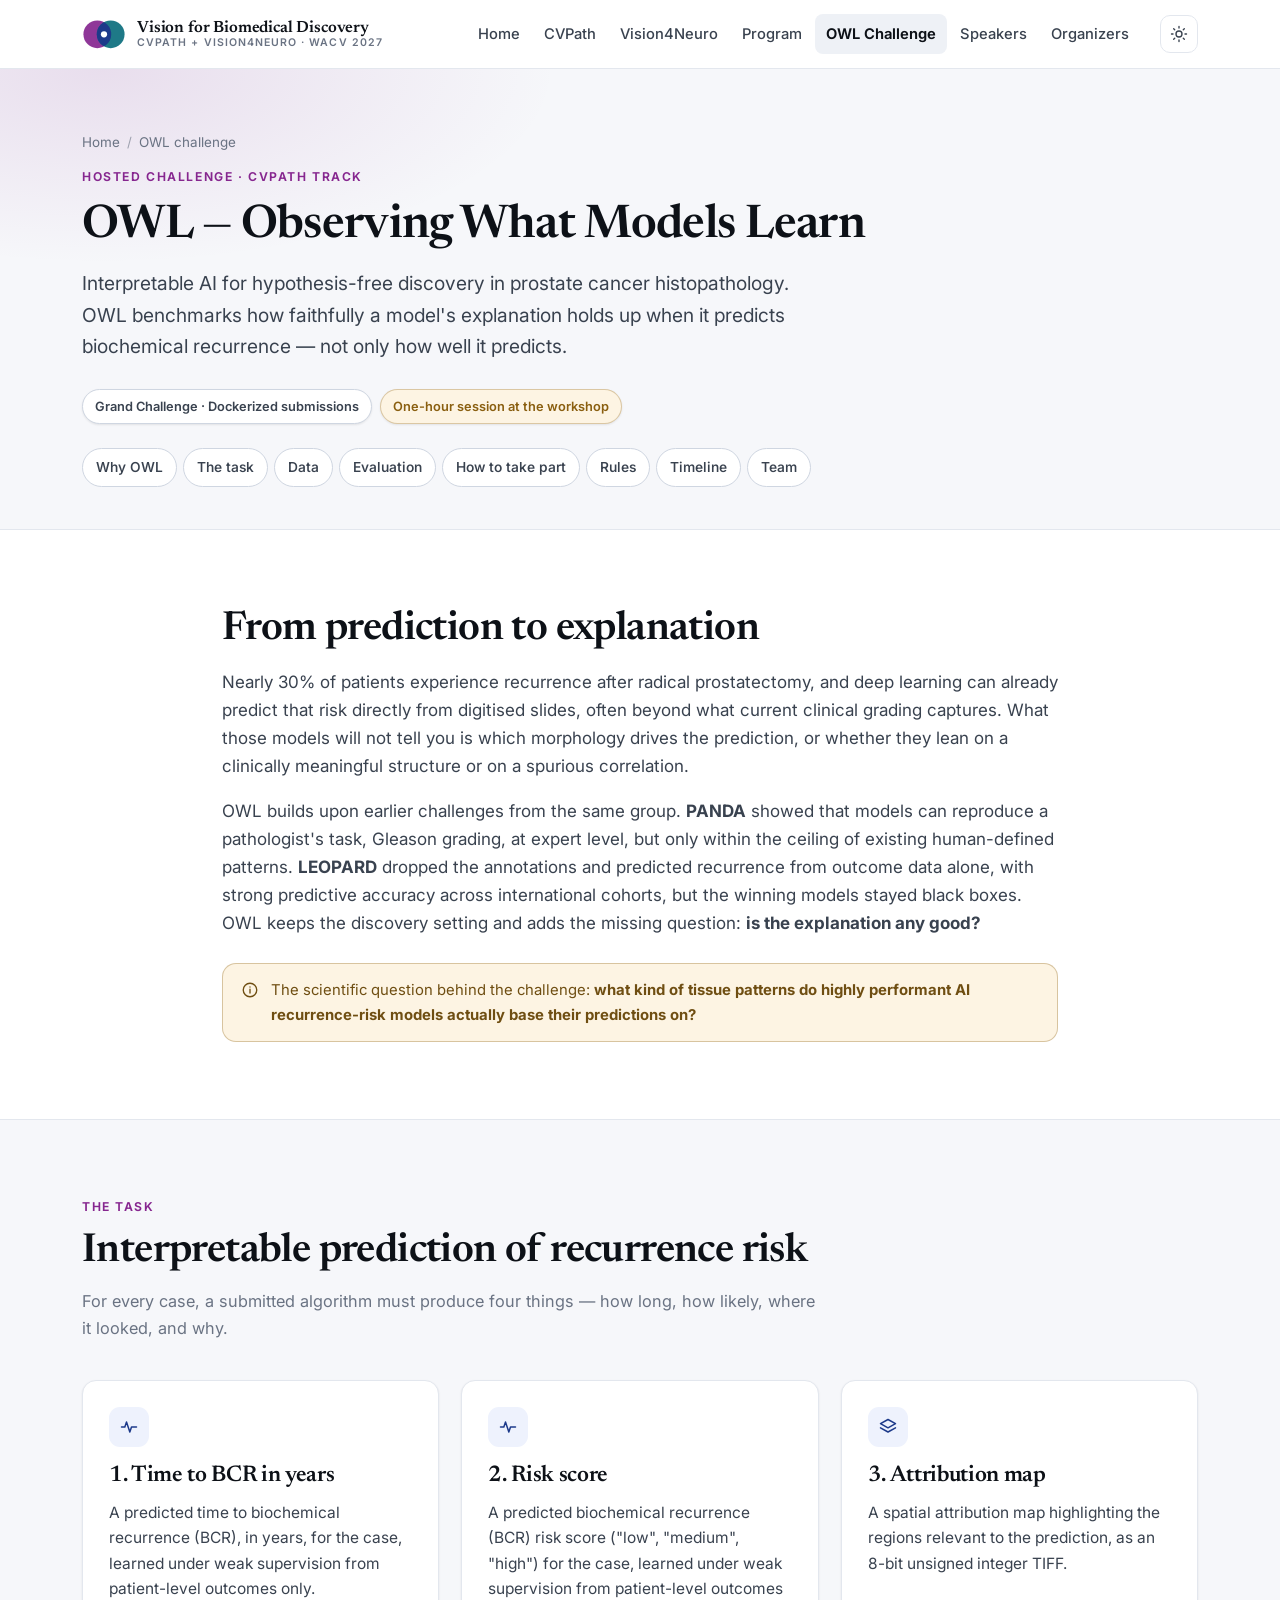
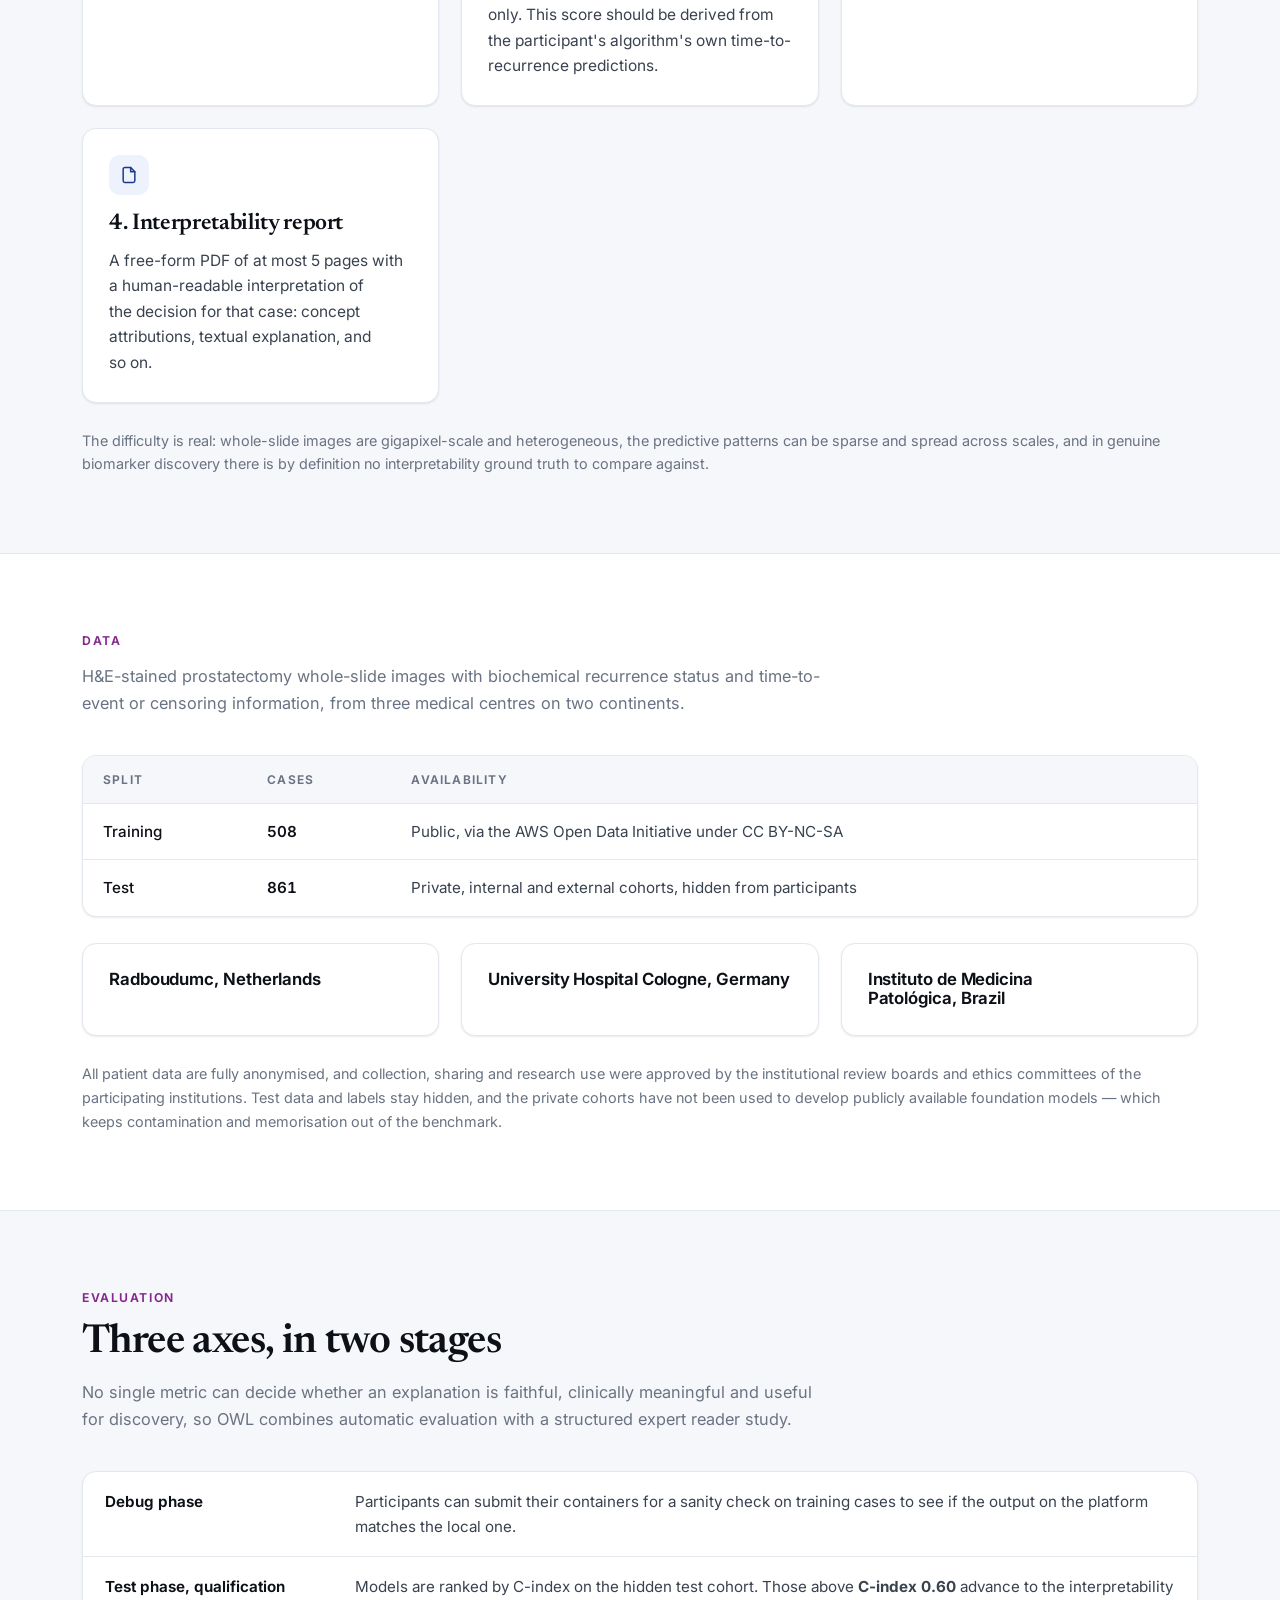
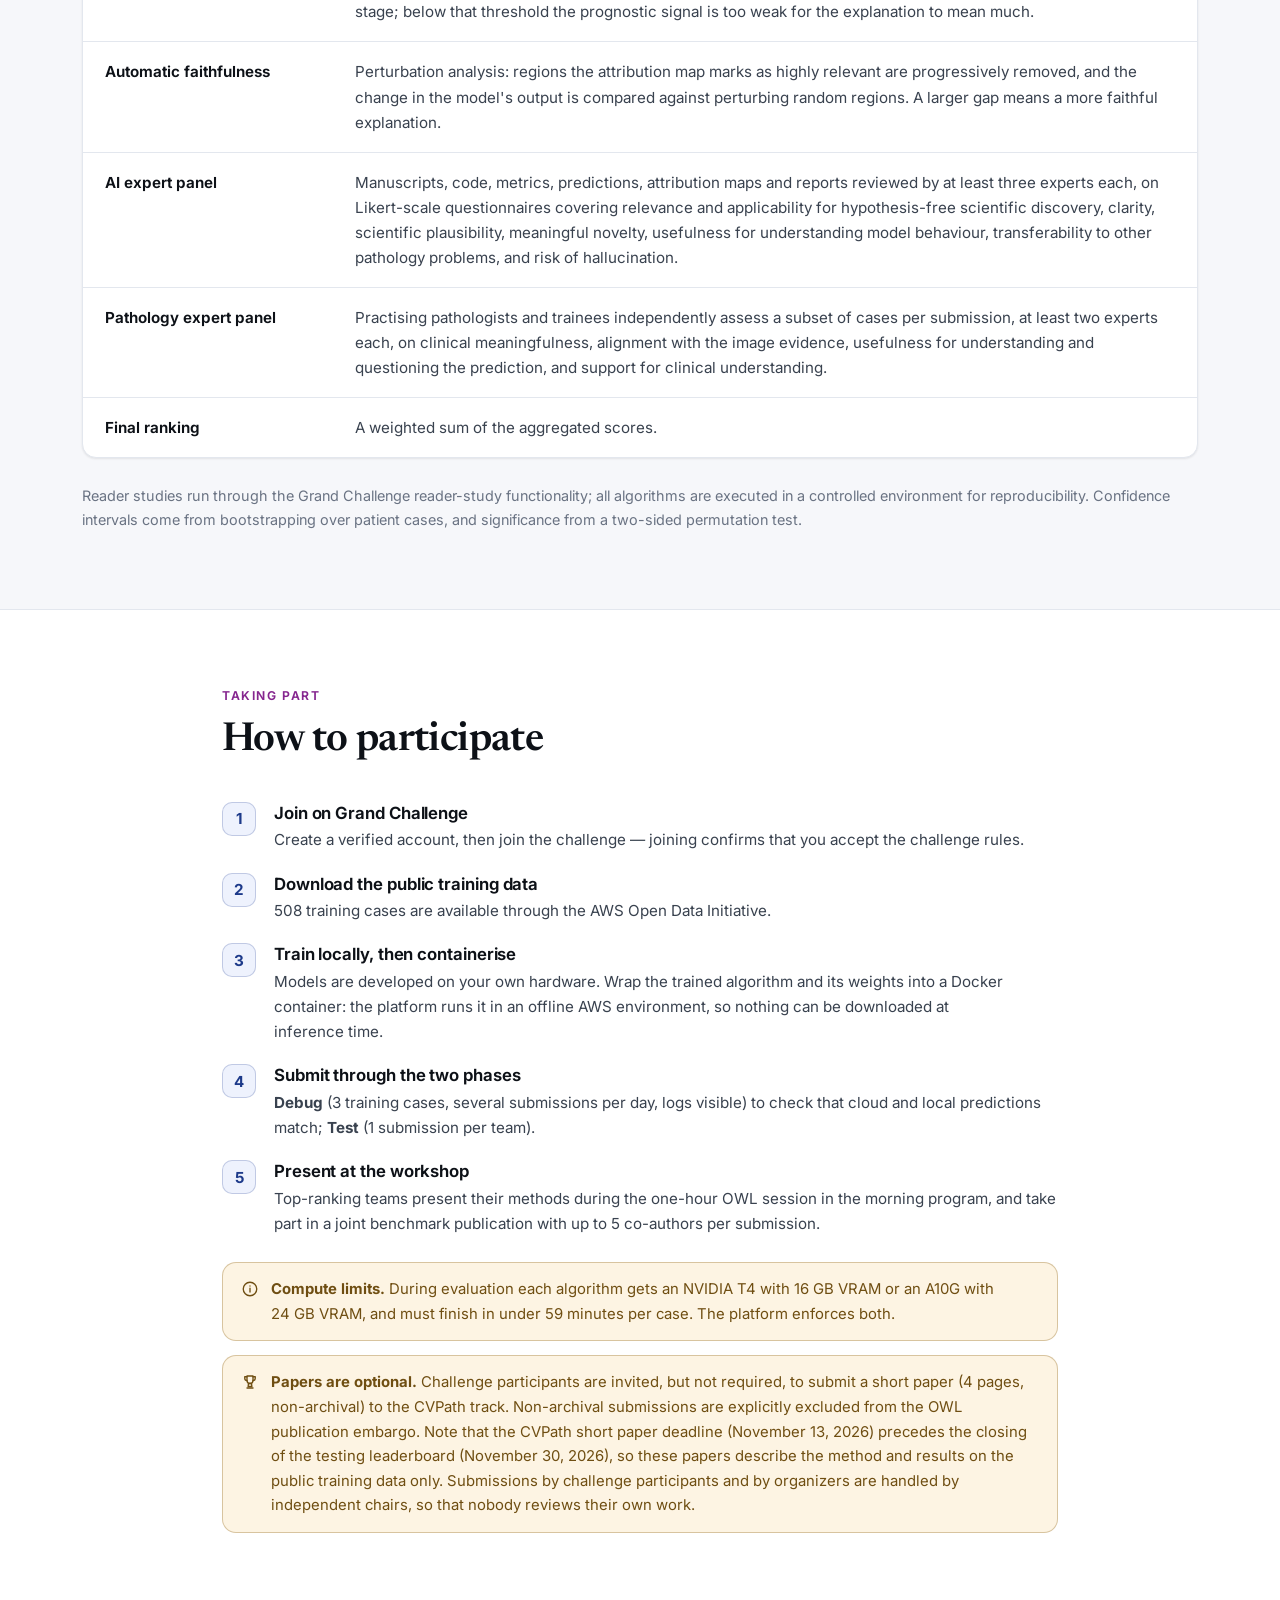
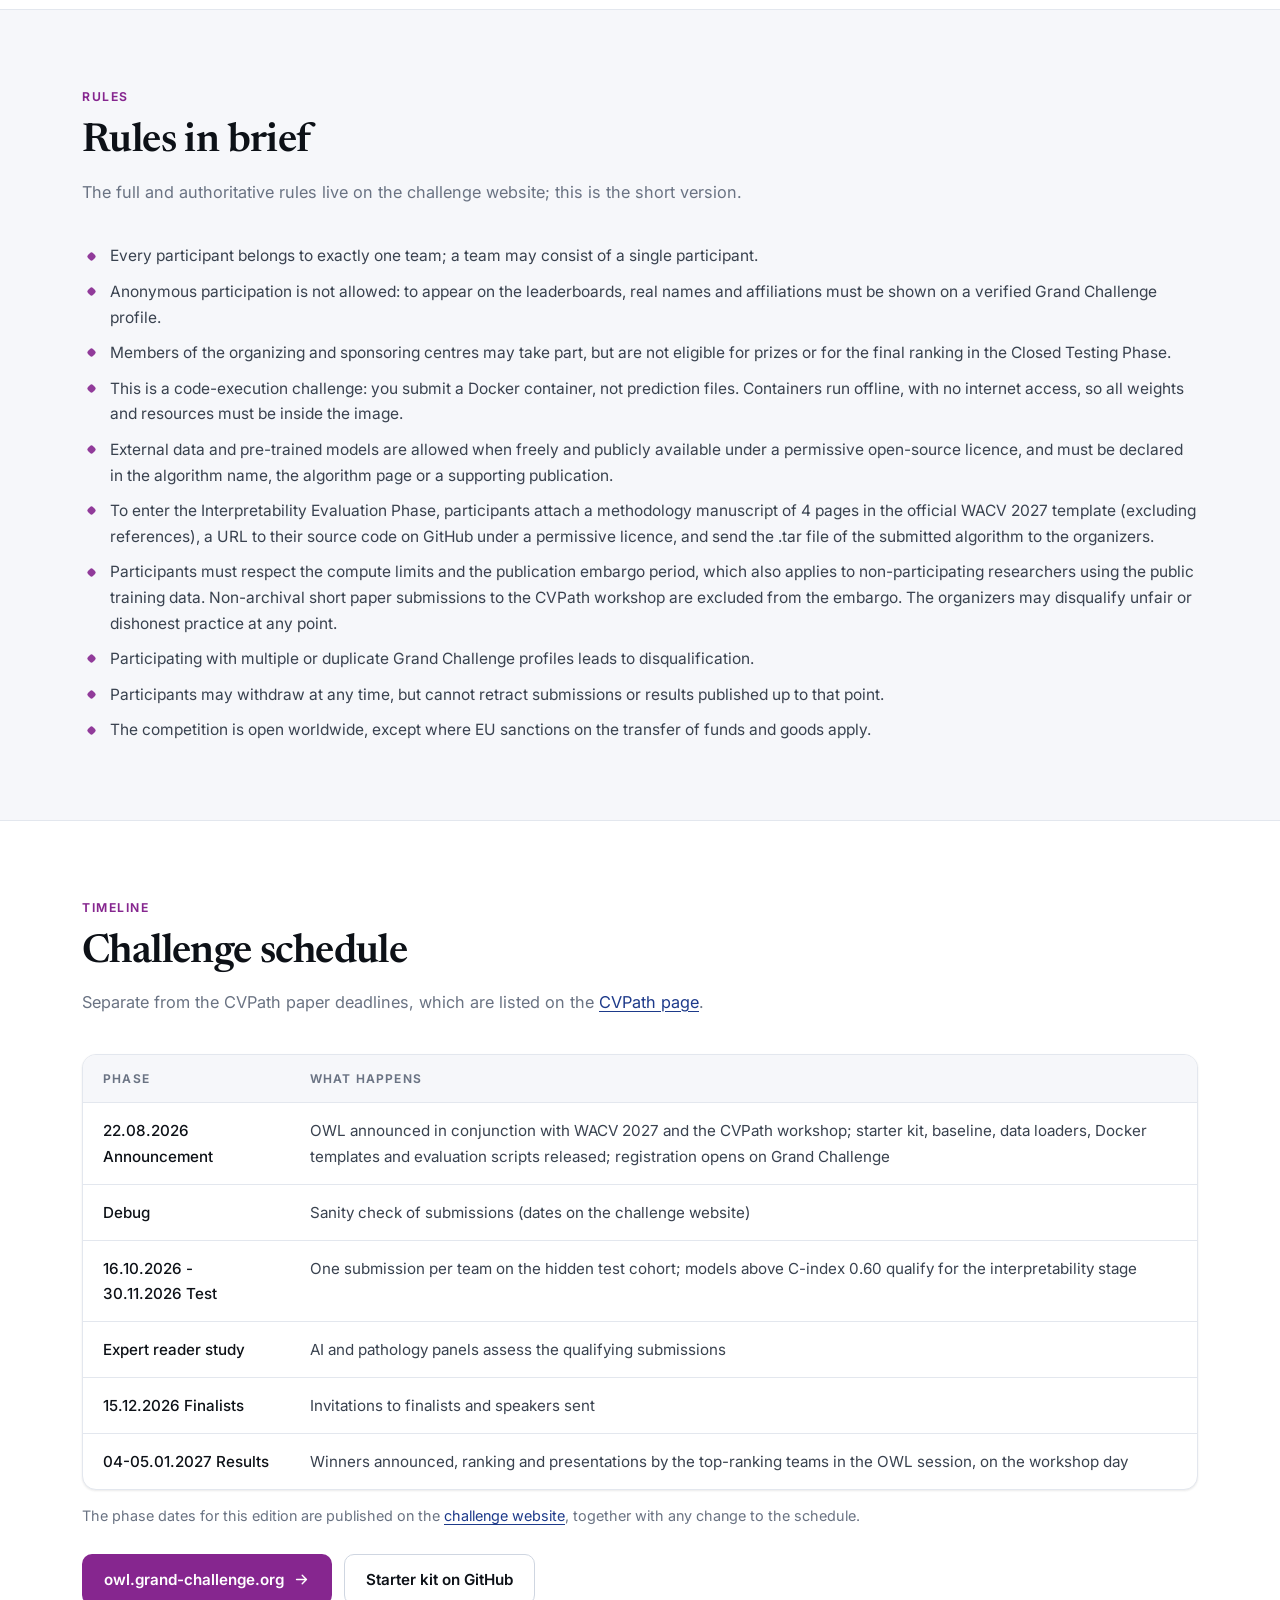
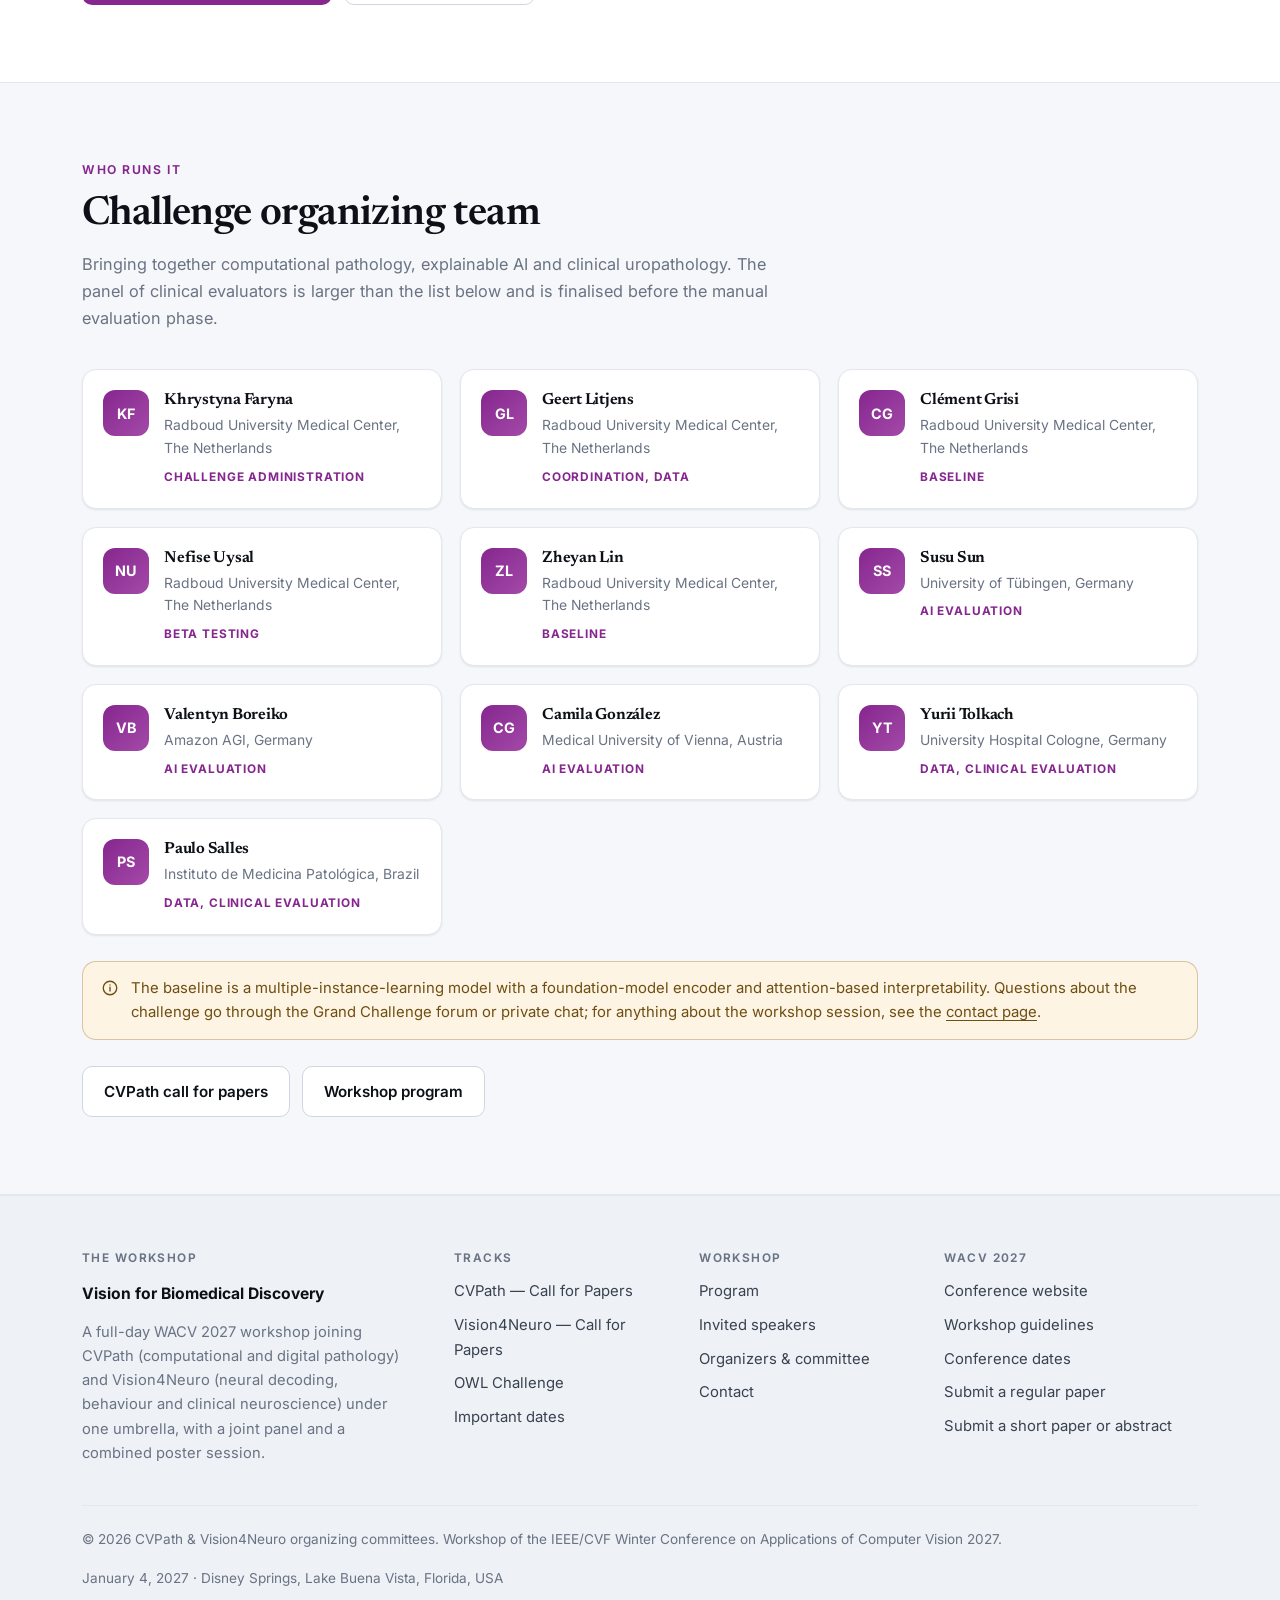
<file: challenge.html>
<!DOCTYPE html>
<html lang="en">
<head>
  <meta charset="utf-8">
  <meta name="viewport" content="width=device-width, initial-scale=1">
  <title>OWL Challenge | Interpretable AI in Pathology, WACV 2027</title>
  <meta name="description" content="OWL benchmarks the interpretability of models predicting prostate cancer biochemical recurrence.">
  <meta name="keywords" content="OWL challenge, interpretable AI, faithfulness, prostate cancer, biochemical recurrence, histopathology, whole-slide images, Grand Challenge, WACV 2027, CVPath">
  <meta name="author" content="CVPath and Vision4Neuro organizing committees">
  <meta name="robots" content="index, follow, max-image-preview:large">
  <link rel="canonical" href="https://cvpath-vision4neuro.github.io/wacv2027/challenge.html">

  <meta property="og:type" content="website">
  <meta property="og:site_name" content="Vision for Biomedical Discovery (CVPath + Vision4Neuro)">
  <meta property="og:title" content="OWL Challenge | Interpretable AI in Pathology, WACV 2027">
  <meta property="og:description" content="OWL benchmarks the interpretability of models predicting prostate cancer biochemical recurrence.">
  <meta property="og:url" content="https://cvpath-vision4neuro.github.io/wacv2027/challenge.html">
  <meta property="og:image" content="https://cvpath-vision4neuro.github.io/wacv2027/assets/img/og-image.png">
  <meta property="og:image:width" content="1200">
  <meta property="og:image:height" content="630">
  <meta property="og:image:alt" content="Vision for Biomedical Discovery, a full-day WACV 2027 workshop combining CVPath and Vision4Neuro">
  <meta property="og:locale" content="en_US">
  <meta name="twitter:card" content="summary_large_image">
  <meta name="twitter:title" content="OWL Challenge | Interpretable AI in Pathology, WACV 2027">
  <meta name="twitter:description" content="OWL benchmarks the interpretability of models predicting prostate cancer biochemical recurrence.">
  <meta name="twitter:image" content="https://cvpath-vision4neuro.github.io/wacv2027/assets/img/og-image.png">

  <link rel="icon" href="assets/img/favicon.svg" type="image/svg+xml">
  <link rel="alternate icon" href="assets/img/favicon-32.png" sizes="32x32">
  <link rel="apple-touch-icon" href="assets/img/apple-touch-icon.png">
  <link rel="manifest" href="site.webmanifest">
  <meta name="theme-color" content="#0d1117">

  <link rel="preconnect" href="https://fonts.googleapis.com">
  <link rel="preconnect" href="https://fonts.gstatic.com" crossorigin>
  <link rel="stylesheet" href="https://fonts.googleapis.com/css2?family=Inter:wght@400;500;600;700&family=Newsreader:opsz,wght@6..72,400;6..72,500;6..72,600&display=swap">
  <link rel="stylesheet" href="assets/css/styles.css">
  <script>
    (function () {
      try {
        var t = localStorage.getItem("vbd-theme");
        if (!t) t = window.matchMedia("(prefers-color-scheme: dark)").matches ? "dark" : "light";
        document.documentElement.setAttribute("data-theme", t);
      } catch (e) {}
    })();
  </script>
  <script type="application/ld+json">{
  "@context": "https://schema.org",
  "@type": "BreadcrumbList",
  "itemListElement": [
    {
      "@type": "ListItem",
      "position": 1,
      "name": "Home",
      "item": "https://cvpath-vision4neuro.github.io/wacv2027/"
    },
    {
      "@type": "ListItem",
      "position": 2,
      "name": "OWL challenge",
      "item": "https://cvpath-vision4neuro.github.io/wacv2027/challenge.html"
    }
  ]
}</script>
</head>
<body>
  <a class="skip-link" href="#main">Skip to main content</a>
<header class="site-header">
  <nav class="container nav" aria-label="Main">
    <a class="brand" href="index.html">
      <svg class="brand__mark" viewBox="8 36 184 128" role="img" aria-label="Vision for Biomedical Discovery logo" focusable="false">
        <defs><clipPath id="vbdClip"><circle cx="72" cy="100" r="58"/></clipPath></defs>
        <circle cx="72" cy="100" r="58" fill="#86268f" opacity=".92"/>
        <circle cx="128" cy="100" r="58" fill="#0b6e7d" opacity=".92"/>
        <circle cx="128" cy="100" r="58" fill="#1d3a8a" clip-path="url(#vbdClip)"/>
        <circle cx="100" cy="100" r="13" fill="#ffffff"/>
      </svg>
      <span class="brand__text">
        <span class="brand__title">Vision for Biomedical Discovery</span>
        <span class="brand__sub">CVPath + Vision4Neuro &middot; WACV 2027</span>
      </span>
    </a>
    <div class="nav__links" id="nav-links">
      <a href="index.html">Home</a>
      <a href="cvpath.html">CVPath</a>
      <a href="vision4neuro.html">Vision4Neuro</a>
      <a href="program.html">Program</a>
      <a href="challenge.html" aria-current="page">OWL Challenge</a>
      <a href="speakers.html">Speakers</a>
      <a href="organizers.html">Organizers</a>
    </div>
    <div class="nav__actions">
      <button class="icon-btn theme-toggle" type="button" aria-label="Switch colour theme">
        <svg class="icon-sun" viewBox="0 0 24 24" fill="none" stroke="currentColor" stroke-width="1.8" stroke-linecap="round" aria-hidden="true"><circle cx="12" cy="12" r="4"/><path d="M12 2v2M12 20v2M4.9 4.9l1.4 1.4M17.7 17.7l1.4 1.4M2 12h2M20 12h2M4.9 19.1l1.4-1.4M17.7 6.3l1.4-1.4"/></svg>
        <svg class="icon-moon" viewBox="0 0 24 24" fill="none" stroke="currentColor" stroke-width="1.8" stroke-linecap="round" stroke-linejoin="round" aria-hidden="true"><path d="M21 12.8A9 9 0 1 1 11.2 3a7 7 0 0 0 9.8 9.8Z"/></svg>
      </button>
      <button class="icon-btn nav__toggle" type="button" aria-expanded="false" aria-controls="nav-links" aria-label="Open menu">
        <svg viewBox="0 0 24 24" fill="none" stroke="currentColor" stroke-width="1.9" stroke-linecap="round" aria-hidden="true"><path d="M4 7h16M4 12h16M4 17h16"/></svg>
      </button>
    </div>
  </nav>
</header>
  <main id="main">
    <section class="page-head page-head--cvpath">
      <div class="container">
        <nav class="breadcrumb" aria-label="Breadcrumb"><a href="index.html">Home</a><span>/</span>OWL challenge</nav>
        <span class="eyebrow eyebrow--cvpath">Hosted challenge &middot; CVPath track</span>
        <h1>OWL &mdash; Observing What Models Learn</h1>
        <p class="lead">Interpretable AI for hypothesis-free discovery in prostate cancer histopathology. OWL benchmarks how faithfully a model's explanation holds up when it predicts biochemical recurrence &mdash; not only how well it predicts.</p>
        <div class="badge-row mt-m">
          <span class="badge">Grand Challenge &middot; Dockerized submissions</span>
          <span class="badge badge--gold">One-hour session at the workshop</span>
        </div>
        <nav class="anchor-nav" aria-label="On this page">
          <a href="#why">Why OWL</a><a href="#task">The task</a><a href="#data">Data</a>
          <a href="#evaluation">Evaluation</a><a href="#participate">How to take part</a>
          <a href="#rules">Rules</a><a href="#timeline">Timeline</a><a href="#team">Team</a>
        </nav>
      </div>
    </section>

    <section class="section" id="why">
      <div class="container container--narrow stack-lg">
        <div>
          <h2>From prediction to explanation</h2>
          <p class="mt-s">Nearly 30&percnt; of patients experience recurrence after radical prostatectomy, and deep learning can already predict that risk directly from digitised slides, often beyond what current clinical grading captures. What those models will not tell you is which morphology drives the prediction, or whether they lean on a clinically meaningful structure or on a spurious correlation.</p>
          <p>OWL builds upon earlier challenges from the same group. <strong>PANDA</strong> showed that models can reproduce a pathologist's task, Gleason grading, at expert level, but only within the ceiling of existing human-defined patterns. <strong>LEOPARD</strong> dropped the annotations and predicted recurrence from outcome data alone, with strong predictive accuracy across international cohorts, but the winning models stayed black boxes. OWL keeps the discovery setting and adds the missing question: <strong>is the explanation any good?</strong></p>
        </div>
        <div class="notice"><svg viewBox="0 0 24 24" fill="none" stroke="currentColor" stroke-width="1.8" stroke-linecap="round" aria-hidden="true"><circle cx="12" cy="12" r="9"/><path d="M12 11v5M12 8h.01"/></svg><div>The scientific question behind the challenge: <strong>what kind of tissue patterns do highly performant AI recurrence-risk models actually base their predictions on?</strong></div></div>
      </div>
    </section>

    <section class="section section--soft" id="task">
      <div class="container">
        <div class="section__head">
          <span class="eyebrow eyebrow--cvpath">The task</span>
          <h2>Interpretable prediction of recurrence risk</h2>
          <p>For every case, a submitted algorithm must produce four things &mdash; how long, how likely, where it looked, and why.</p>
        </div>
        <div class="grid grid--3">
           <article class="card"><div class="card__icon"><svg viewBox="0 0 24 24" fill="none" stroke="currentColor" stroke-width="1.8" stroke-linecap="round" stroke-linejoin="round" aria-hidden="true"><path d="M3 12h4l2-6 4 12 2-6h6"/></svg></div><h3>1. Time to BCR in years</h3><p>A predicted time to biochemical recurrence (BCR), in years, for the case, learned under weak supervision from patient-level outcomes only.</p></article>
          <article class="card"><div class="card__icon"><svg viewBox="0 0 24 24" fill="none" stroke="currentColor" stroke-width="1.8" stroke-linecap="round" stroke-linejoin="round" aria-hidden="true"><path d="M3 12h4l2-6 4 12 2-6h6"/></svg></div><h3>2. Risk score</h3><p>A predicted biochemical recurrence (BCR) risk score ("low", "medium", "high") for the case, learned under weak supervision from patient-level outcomes only. This score should be derived from the participant's algorithm's own time-to-recurrence predictions.

</p></article>
          <article class="card"><div class="card__icon"><svg viewBox="0 0 24 24" fill="none" stroke="currentColor" stroke-width="1.8" stroke-linecap="round" stroke-linejoin="round" aria-hidden="true"><path d="m12 3 9 5-9 5-9-5Z"/><path d="m3 13 9 5 9-5"/></svg></div><h3>3. Attribution map</h3><p>A spatial attribution map highlighting the regions relevant to the prediction, as an 8-bit unsigned integer TIFF.</p></article>
          <article class="card"><div class="card__icon"><svg viewBox="0 0 24 24" fill="none" stroke="currentColor" stroke-width="1.8" stroke-linecap="round" stroke-linejoin="round" aria-hidden="true"><path d="M14 3H7a2 2 0 0 0-2 2v14a2 2 0 0 0 2 2h10a2 2 0 0 0 2-2V8Z"/><path d="M14 3v5h5"/></svg></div><h3>4. Interpretability report</h3><p>A free-form PDF of at most 5 pages with a human-readable interpretation of the decision for that case: concept attributions, textual explanation, and so on.</p></article>
        </div>
        <p class="small muted mt-m">The difficulty is real: whole-slide images are gigapixel-scale and heterogeneous, the predictive patterns can be sparse and spread across scales, and in genuine biomarker discovery there is by definition no interpretability ground truth to compare against.</p>
      </div>
    </section>

    <section class="section" id="data">
      <div class="container">
        <div class="section__head">
          <span class="eyebrow eyebrow--cvpath">Data</span>
          <p>H&amp;E-stained prostatectomy whole-slide images with biochemical recurrence status and time-to-event or censoring information, from three medical centres on two continents.</p>
        </div>
        <div class="table-wrap">
          <table>
            <thead><tr><th scope="col">Split</th><th scope="col">Cases</th><th scope="col">Availability</th></tr></thead>
            <tbody>
              <tr><td class="what">Training</td><td class="date">508</td><td>Public, via the AWS Open Data Initiative under CC&nbsp;BY-NC-SA</td></tr>
              <tr><td class="what">Test</td><td class="date">861</td><td>Private, internal and external cohorts, hidden from participants</td></tr>
            </tbody>
          </table>
        </div>
        <div class="grid grid--3 mt-m">
          <article class="card"><h4>Radboudumc, Netherlands</h4></article>
          <article class="card"><h4>University Hospital Cologne, Germany</h4></article>
          <article class="card"><h4>Instituto de Medicina Patol&oacute;gica, Brazil</h4></article>
        </div>
        <p class="small muted mt-m">All patient data are fully anonymised, and collection, sharing and research use were approved by the institutional review boards and ethics committees of the participating institutions. Test data and labels stay hidden, and the private cohorts have not been used to develop publicly available foundation models &mdash; which keeps contamination and memorisation out of the benchmark.</p>
      </div>
    </section>

    <section class="section section--soft" id="evaluation">
      <div class="container">
        <div class="section__head">
          <span class="eyebrow eyebrow--cvpath">Evaluation</span>
          <h2>Three axes, in two stages</h2>
          <p>No single metric can decide whether an explanation is faithful, clinically meaningful and useful for discovery, so OWL combines automatic evaluation with a structured expert reader study.</p>
        </div>
        <div class="defs">
          <div class="def"><dt>Debug phase</dt><dd>Participants can submit their containers for a sanity check on training cases to see if the output on the platform matches the local one.</dd></div>
          <div class="def"><dt>Test phase, qualification</dt><dd>Models are ranked by C-index on the hidden test cohort. Those above <strong>C-index 0.60</strong> advance to the interpretability stage; below that threshold the prognostic signal is too weak for the explanation to mean much.</dd></div>
          <div class="def"><dt>Automatic faithfulness</dt><dd>Perturbation analysis: regions the attribution map marks as highly relevant are progressively removed, and the change in the model's output is compared against perturbing random regions. A larger gap means a more faithful explanation.</dd></div>
          <div class="def"><dt>AI expert panel</dt><dd>Manuscripts, code, metrics, predictions, attribution maps and reports reviewed by at least three experts each, on Likert-scale questionnaires covering relevance and applicability for hypothesis-free scientific discovery, clarity, scientific plausibility, meaningful novelty, usefulness for understanding model behaviour, transferability to other pathology problems, and risk of hallucination.</dd></div>
          <div class="def"><dt>Pathology expert panel</dt><dd>Practising pathologists and trainees independently assess a subset of cases per submission, at least two experts each, on clinical meaningfulness, alignment with the image evidence, usefulness for understanding and questioning the prediction, and support for clinical understanding.</dd></div>
          <div class="def"><dt>Final ranking</dt><dd>A weighted sum of the aggregated scores. </dd></div>
        </div>
        <p class="small muted mt-m">Reader studies run through the Grand Challenge reader-study functionality; all algorithms are executed in a controlled environment for reproducibility. Confidence intervals come from bootstrapping over patient cases, and significance from a two-sided permutation test.</p>
      </div>
    </section>

    <section class="section" id="participate">
      <div class="container container--narrow">
        <div class="section__head">
          <span class="eyebrow eyebrow--cvpath">Taking part</span>
          <h2>How to participate</h2>
        </div>
        <ol class="steps">
          <li><h4>Join on Grand Challenge</h4><p>Create a verified account, then join the challenge &mdash; joining confirms that you accept the challenge rules.</p></li>
          <li><h4>Download the public training data</h4><p>508 training cases are available through the AWS Open Data Initiative.</p></li>
          <li><h4>Train locally, then containerise</h4><p>Models are developed on your own hardware. Wrap the trained algorithm and its weights into a Docker container: the platform runs it in an offline AWS environment, so nothing can be downloaded at inference time.</p></li>
          <li><h4>Submit through the two phases</h4><p><strong>Debug</strong> (3 training cases, several submissions per day, logs visible) to check that cloud and local predictions match; <strong>Test</strong> (1 submission per team).</p></li>
          <li><h4>Present at the workshop</h4><p>Top-ranking teams present their methods during the one-hour OWL session in the morning program, and take part in a joint benchmark publication with up to 5 co-authors per submission.</p></li>
        </ol>
        <div class="notice mt-m"><svg viewBox="0 0 24 24" fill="none" stroke="currentColor" stroke-width="1.8" stroke-linecap="round" aria-hidden="true"><circle cx="12" cy="12" r="9"/><path d="M12 11v5M12 8h.01"/></svg><div><strong>Compute limits.</strong> During evaluation each algorithm gets an NVIDIA T4 with 16&nbsp;GB VRAM or an A10G with 24&nbsp;GB VRAM, and must finish in under 59 minutes per case. The platform enforces both.</div></div>
        <div class="notice mt-s"><svg viewBox="0 0 24 24" fill="none" stroke="currentColor" stroke-width="1.8" stroke-linecap="round" stroke-linejoin="round" aria-hidden="true"><path d="M8 4h8v6a4 4 0 0 1-8 0Z"/><path d="M16 5h3v2a3 3 0 0 1-3 3M8 5H5v2a3 3 0 0 0 3 3"/><path d="M10 14h4l.5 4h-5Z"/><path d="M8 20h8"/></svg><div><strong>Papers are optional.</strong> Challenge participants are invited, but not required, to submit a short paper (4 pages, non-archival) to the CVPath track. Non-archival submissions are explicitly excluded from the OWL publication embargo. Note that the CVPath short paper deadline (November 13, 2026) precedes the closing of the testing leaderboard (November 30, 2026), so these papers describe the method and results on the public training data only. Submissions by challenge participants and by organizers are handled by independent chairs, so that nobody reviews their own work.</div></div>
      </div>
    </section>

    <section class="section section--soft" id="rules">
      <div class="container">
        <div class="section__head">
          <span class="eyebrow eyebrow--cvpath">Rules</span>
          <h2>Rules in brief</h2>
          <p>The full and authoritative rules live on the challenge website; this is the short version.</p>
        </div>
        <ul class="topics topics--cvpath">
          <li>Every participant belongs to exactly one team; a team may consist of a single participant.</li>
          <li>Anonymous participation is not allowed: to appear on the leaderboards, real names and affiliations must be shown on a verified Grand Challenge profile.</li>
          <li>Members of the organizing and sponsoring centres may take part, but are not eligible for prizes or for the final ranking in the Closed Testing Phase.</li>
          <li>This is a code-execution challenge: you submit a Docker container, not prediction files. Containers run offline, with no internet access, so all weights and resources must be inside the image.</li>
          <li>External data and pre-trained models are allowed when freely and publicly available under a permissive open-source licence, and must be declared in the algorithm name, the algorithm page or a supporting publication.</li>
          <li>To enter the Interpretability Evaluation Phase, participants attach a methodology manuscript of 4 pages in the official WACV 2027 template (excluding references), a URL to their source code on GitHub under a permissive licence, and send the .tar file of the submitted algorithm to the organizers.</li>
          <li>Participants must respect the compute limits and the publication embargo period, which also applies to non-participating researchers using the public training data. Non-archival short paper submissions to the CVPath workshop are excluded from the embargo. The organizers may disqualify unfair or dishonest practice at any point.</li>
          <li>Participating with multiple or duplicate Grand Challenge profiles leads to disqualification.</li>
          <li>Participants may withdraw at any time, but cannot retract submissions or results published up to that point.</li>
          <li>The competition is open worldwide, except where EU sanctions on the transfer of funds and goods apply.</li>
        </ul>
      </div>
    </section>

    <section class="section" id="timeline">
      <div class="container">
        <div class="section__head">
          <span class="eyebrow eyebrow--cvpath">Timeline</span>
          <h2>Challenge schedule</h2>
          <p>Separate from the CVPath paper deadlines, which are listed on the <a href="cvpath.html#dates">CVPath page</a>.</p>
        </div>
        <div class="table-wrap">
          <table>
            <thead><tr><th scope="col">Phase</th><th scope="col">What happens</th></tr></thead>
            <tbody>
              <tr><td class="what">22.08.2026 Announcement</td><td>OWL announced in conjunction with WACV 2027 and the CVPath workshop; starter kit, baseline, data loaders, Docker templates and evaluation scripts released; registration opens on Grand Challenge</td></tr>
              <tr><td class="what">Debug</td><td>Sanity check of submissions (dates on the challenge website)</td></tr>
              <tr><td class="what">16.10.2026 - 30.11.2026 Test</td><td>One submission per team on the hidden test cohort; models above C-index 0.60 qualify for the interpretability stage</td></tr>
              <tr><td class="what">Expert reader study</td><td>AI and pathology panels assess the qualifying submissions</td></tr>
              <tr><td class="what">15.12.2026 Finalists</td><td>Invitations to finalists and speakers sent</td></tr>
              <tr><td class="what">04-05.01.2027 Results</td><td>Winners announced, ranking and presentations by the top-ranking teams in the OWL session, on the workshop day</td></tr>
            </tbody>
          </table>
        </div>
        <p class="small muted mt-s">The phase dates for this edition are published on the <a href="https://owl.grand-challenge.org/" rel="noopener">challenge website</a>, together with any change to the schedule.</p>
        <div class="btn-row mt-m">
          <a class="btn btn--cvpath" href="https://owl.grand-challenge.org/" rel="noopener">owl.grand-challenge.org <svg viewBox="0 0 24 24" fill="none" stroke="currentColor" stroke-width="2" stroke-linecap="round" stroke-linejoin="round" aria-hidden="true"><path d="M5 12h14M13 6l6 6-6 6"/></svg></a>
          <a class="btn btn--ghost" href="https://github.com/DIAGNijmegen/owl-challenge" rel="noopener">Starter kit on GitHub</a>
        </div>
      </div>
    </section>

    <section class="section section--soft" id="team">
      <div class="container">
        <div class="section__head">
          <span class="eyebrow eyebrow--cvpath">Who runs it</span>
          <h2>Challenge organizing team</h2>
          <p>Bringing together computational pathology, explainable AI and clinical uropathology. The panel of clinical evaluators is larger than the list below and is finalised before the manual evaluation phase.</p>
        </div>
        <div class="people">
          <article class="person">
        <span class="avatar avatar--cvpath" aria-hidden="true">KF</span>
        <div>
        <h3 class="person__name">Khrystyna Faryna</h3>
        <p class="person__aff">Radboud University Medical Center, The Netherlands</p>
        <p class="person__role person__role--cvpath">Challenge administration</p>
        </div></article>
          <article class="person">
        <span class="avatar avatar--cvpath" aria-hidden="true">GL</span>
        <div>
        <h3 class="person__name">Geert Litjens</h3>
        <p class="person__aff">Radboud University Medical Center, The Netherlands</p>
        <p class="person__role person__role--cvpath">Coordination, data</p>
        </div></article>
          <article class="person">
        <span class="avatar avatar--cvpath" aria-hidden="true">CG</span>
        <div>
        <h3 class="person__name">Cl&eacute;ment Grisi</h3>
        <p class="person__aff">Radboud University Medical Center, The Netherlands</p>
        <p class="person__role person__role--cvpath">Baseline</p>
        </div></article>
          <article class="person">
        <span class="avatar avatar--cvpath" aria-hidden="true">NU</span>
        <div>
        <h3 class="person__name">Nefise Uysal</h3>
        <p class="person__aff">Radboud University Medical Center, The Netherlands</p>
        <p class="person__role person__role--cvpath">beta testing</p>
        </div></article>
          <article class="person">
        <span class="avatar avatar--cvpath" aria-hidden="true">ZL</span>
        <div>
        <h3 class="person__name">Zheyan Lin</h3>
        <p class="person__aff">Radboud University Medical Center, The Netherlands</p>
        <p class="person__role person__role--cvpath">Baseline</p>
        </div></article>
          <article class="person">
        <span class="avatar avatar--cvpath" aria-hidden="true">SS</span>
        <div>
        <h3 class="person__name">Susu Sun</h3>
        <p class="person__aff">University of T&uuml;bingen, Germany</p>
        <p class="person__role person__role--cvpath">AI evaluation</p>
        </div></article>
          <article class="person">
        <span class="avatar avatar--cvpath" aria-hidden="true">VB</span>
        <div>
        <h3 class="person__name">Valentyn Boreiko</h3>
        <p class="person__aff">Amazon AGI, Germany</p>
        <p class="person__role person__role--cvpath">AI evaluation</p>
        </div></article>
          <article class="person">
        <span class="avatar avatar--cvpath" aria-hidden="true">CG</span>
        <div>
        <h3 class="person__name">Camila Gonz&aacute;lez</h3>
        <p class="person__aff">Medical University of Vienna, Austria</p>
        <p class="person__role person__role--cvpath">AI evaluation</p>
        </div></article>
          <article class="person">
        <span class="avatar avatar--cvpath" aria-hidden="true">YT</span>
        <div>
        <h3 class="person__name">Yurii Tolkach</h3>
        <p class="person__aff">University Hospital Cologne, Germany</p>
        <p class="person__role person__role--cvpath">Data, clinical evaluation</p>
        </div></article>
          <article class="person">
        <span class="avatar avatar--cvpath" aria-hidden="true">PS</span>
        <div>
        <h3 class="person__name">Paulo Salles</h3>
        <p class="person__aff">Instituto de Medicina Patol&oacute;gica, Brazil</p>
        <p class="person__role person__role--cvpath">Data, clinical evaluation</p>
        </div></article>
        </div>
        <div class="notice mt-m"><svg viewBox="0 0 24 24" fill="none" stroke="currentColor" stroke-width="1.8" stroke-linecap="round" aria-hidden="true"><circle cx="12" cy="12" r="9"/><path d="M12 11v5M12 8h.01"/></svg><div>The baseline is a multiple-instance-learning model with a foundation-model encoder and attention-based interpretability. Questions about the challenge go through the Grand Challenge forum or private chat; for anything about the workshop session, see the <a href="organizers.html#contact">contact page</a>.</div></div>
        <div class="btn-row mt-m">
          <a class="btn btn--ghost" href="cvpath.html">CVPath call for papers</a>
          <a class="btn btn--ghost" href="program.html">Workshop program</a>
        </div>
      </div>
    </section>

  </main>
<footer class="site-footer">
  <div class="container">
    <div class="footer-grid">
      <div class="footer-about">
        <h4>The workshop</h4>
        <strong style="color:var(--ink);font-size:.98rem">Vision for Biomedical Discovery</strong>
        <p>A full-day WACV 2027 workshop joining CVPath (computational and digital pathology) and Vision4Neuro (neural decoding, behaviour and clinical neuroscience) under one umbrella, with a joint panel and a combined poster session.</p>
      </div>
      <div>
        <h4>Tracks</h4>
        <ul class="footer-links">
          <li><a href="cvpath.html">CVPath &mdash; Call for Papers</a></li>
          <li><a href="vision4neuro.html">Vision4Neuro &mdash; Call for Papers</a></li>
          <li><a href="challenge.html">OWL Challenge</a></li>
          <li><a href="index.html#dates">Important dates</a></li>
        </ul>
      </div>
      <div>
        <h4>Workshop</h4>
        <ul class="footer-links">
          <li><a href="program.html">Program</a></li>
          <li><a href="speakers.html">Invited speakers</a></li>
          <li><a href="organizers.html">Organizers &amp; committee</a></li>
          <li><a href="organizers.html#contact">Contact</a></li>
        </ul>
      </div>
      <div>
        <h4>WACV 2027</h4>
        <ul class="footer-links">
          <li><a href="https://wacv.thecvf.com/Conferences/2027" rel="noopener">Conference website</a></li>
          <li><a href="https://wacv.thecvf.com/Conferences/2027/CallForWorkshops" rel="noopener">Workshop guidelines</a></li>
          <li><a href="https://wacv.thecvf.com/Conferences/2027/Dates" rel="noopener">Conference dates</a></li>
          <li><a href="https://openreview.net/group?id=thecvf.com/WACV/2027/Workshop/CVPath-Vision4Neuro" rel="noopener">Submit a regular paper</a></li>
          <li><a href="https://openreview.net/group?id=thecvf.com/WACV/2027/Workshop/CVPath-Vision4Neuro-Short-Papers-And-Abstracts" rel="noopener">Submit a short paper or abstract</a></li>
        </ul>
      </div>
    </div>
    <div class="footer-bottom">
      <span>&copy; 2026 CVPath &amp; Vision4Neuro organizing committees. Workshop of the IEEE/CVF Winter Conference on Applications of Computer Vision 2027.</span>
      <span>January 4, 2027 &middot; Disney Springs, Lake Buena Vista, Florida, USA</span>
    </div>
  </div>
</footer>
  <script src="assets/js/main.js" defer></script>
</body>
</html>
</file>
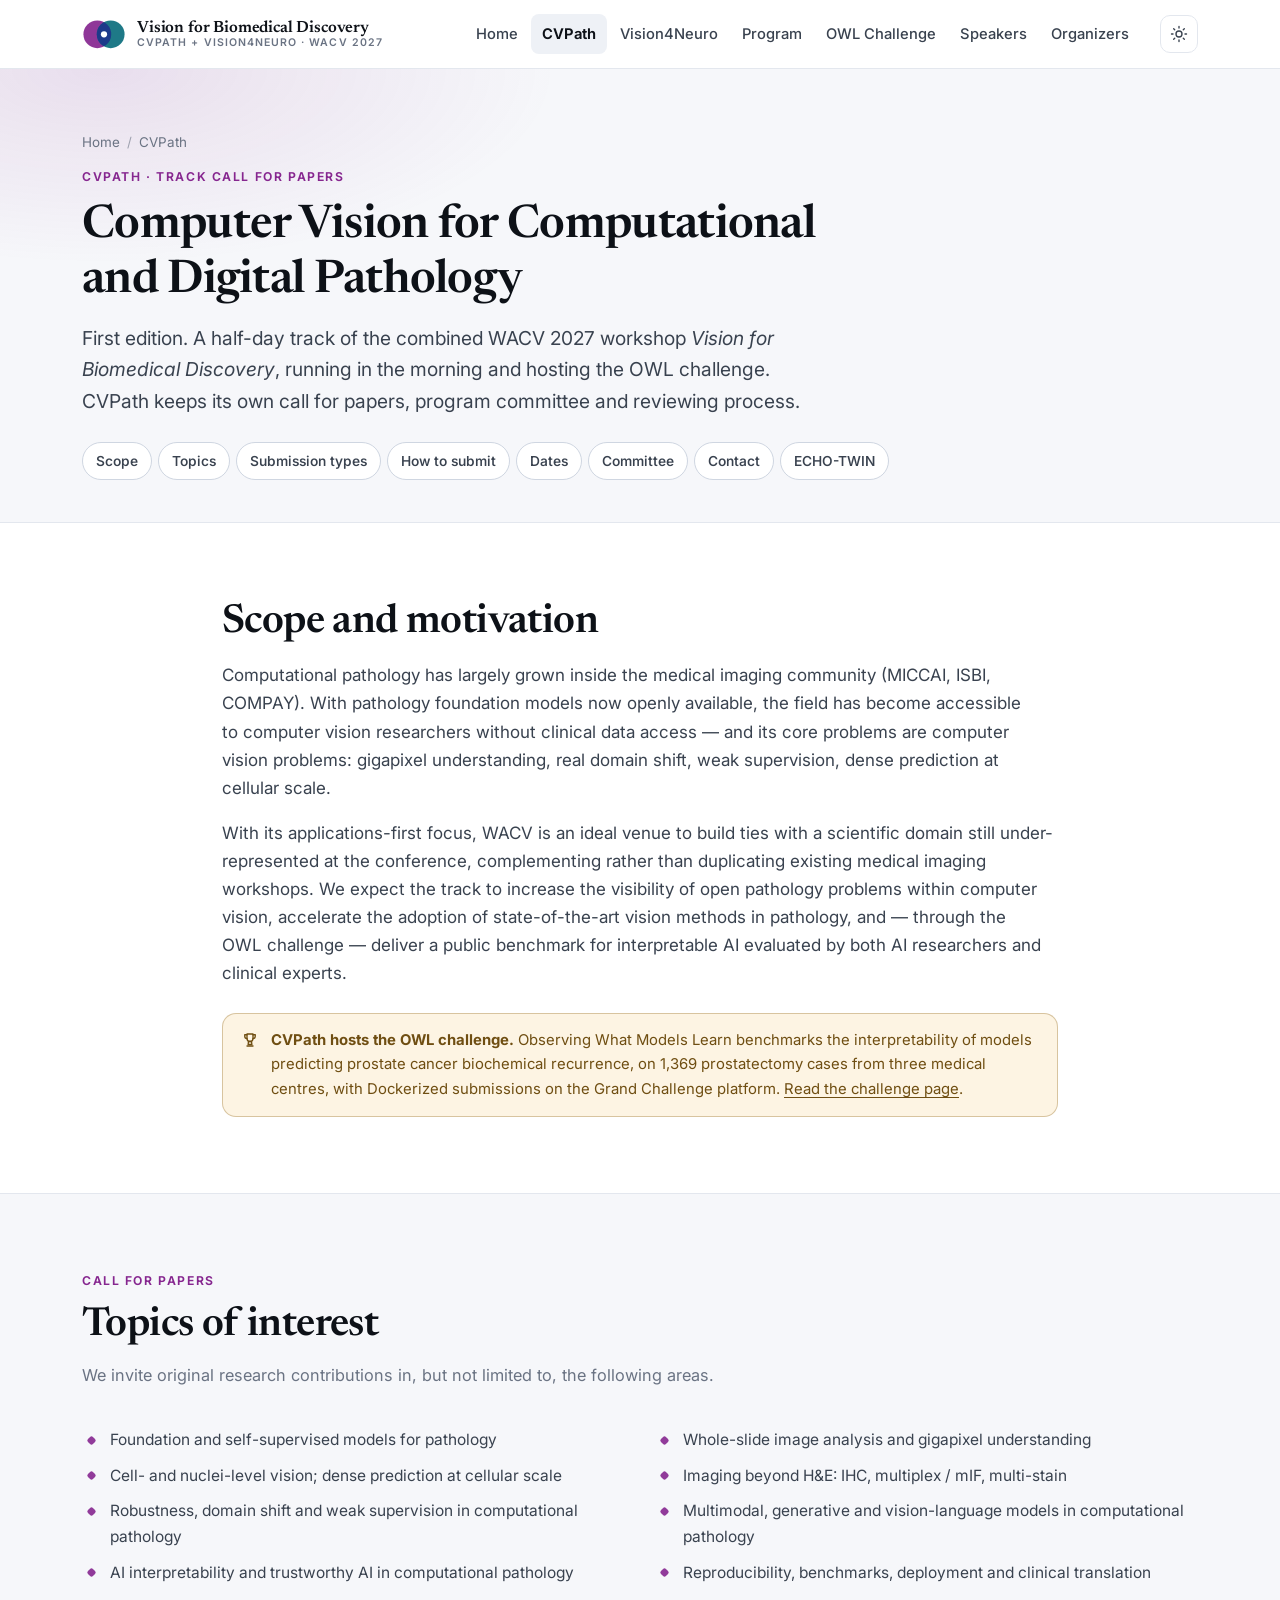
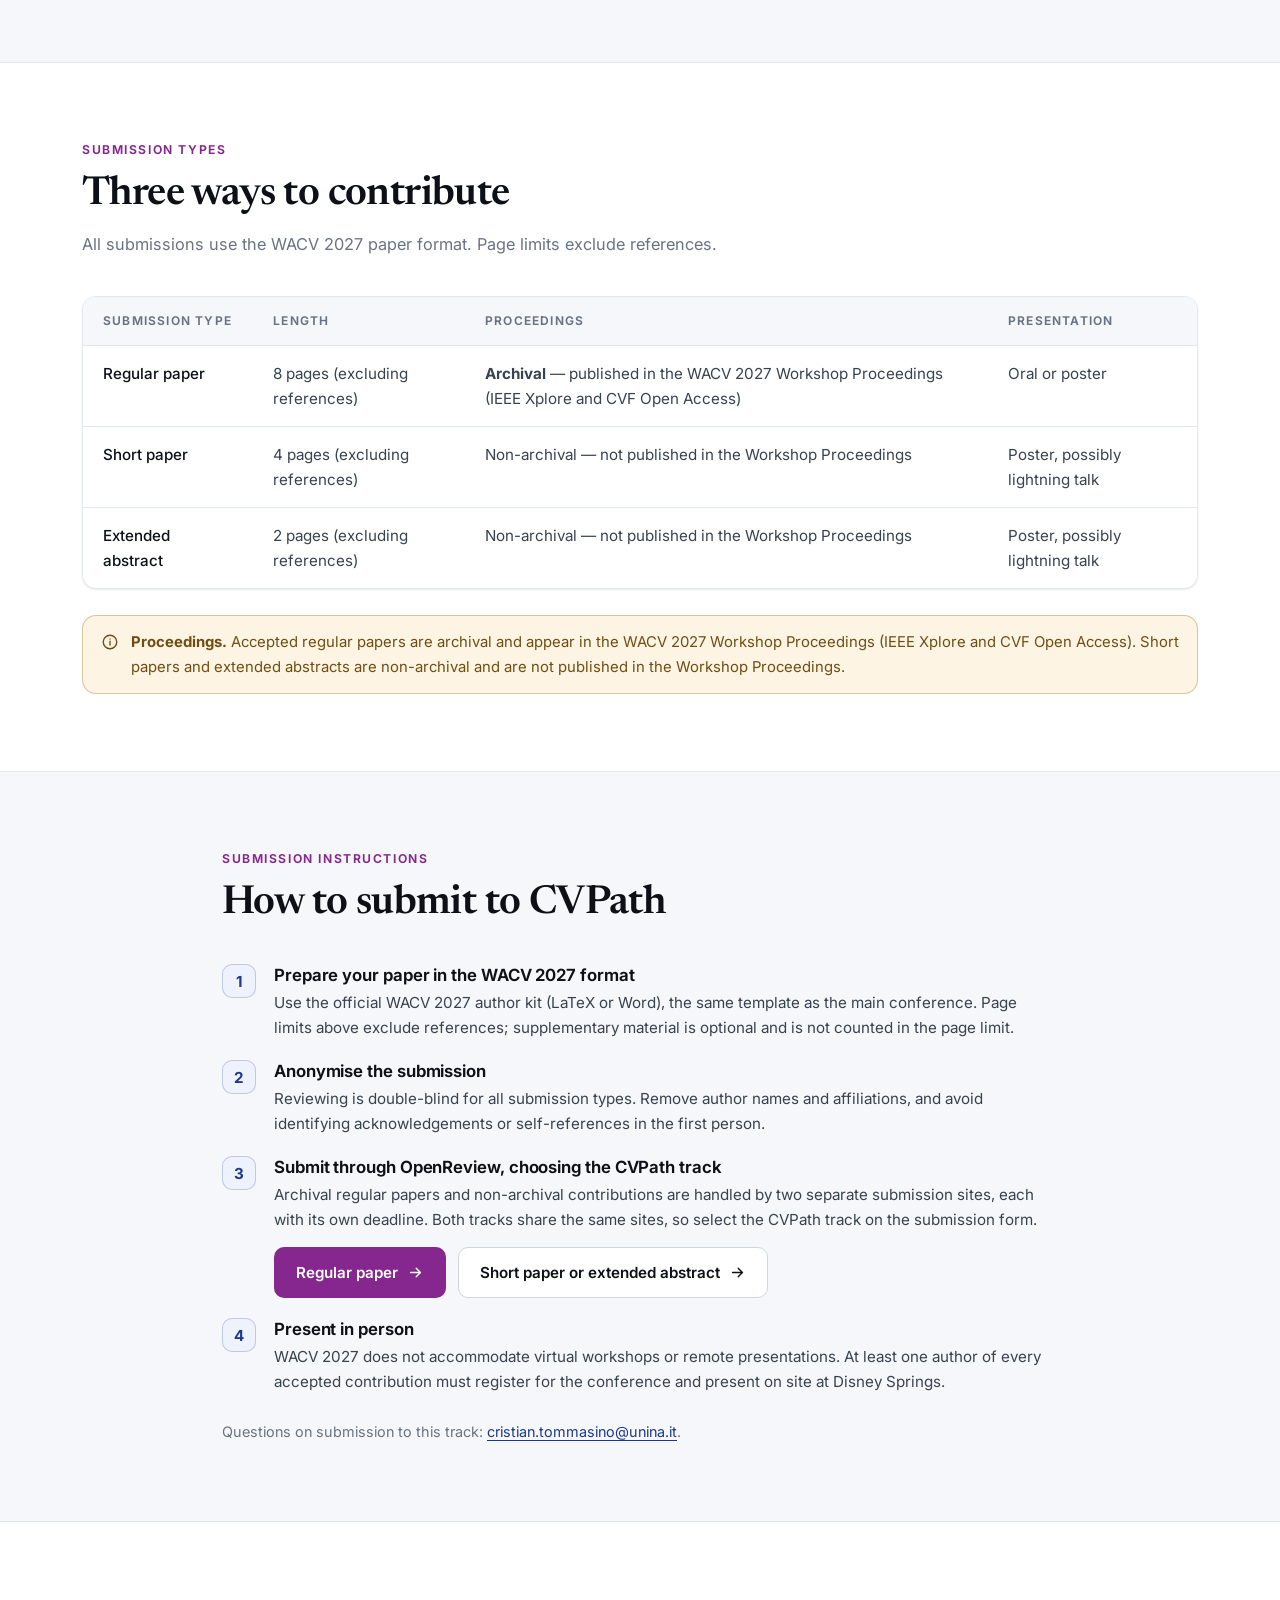
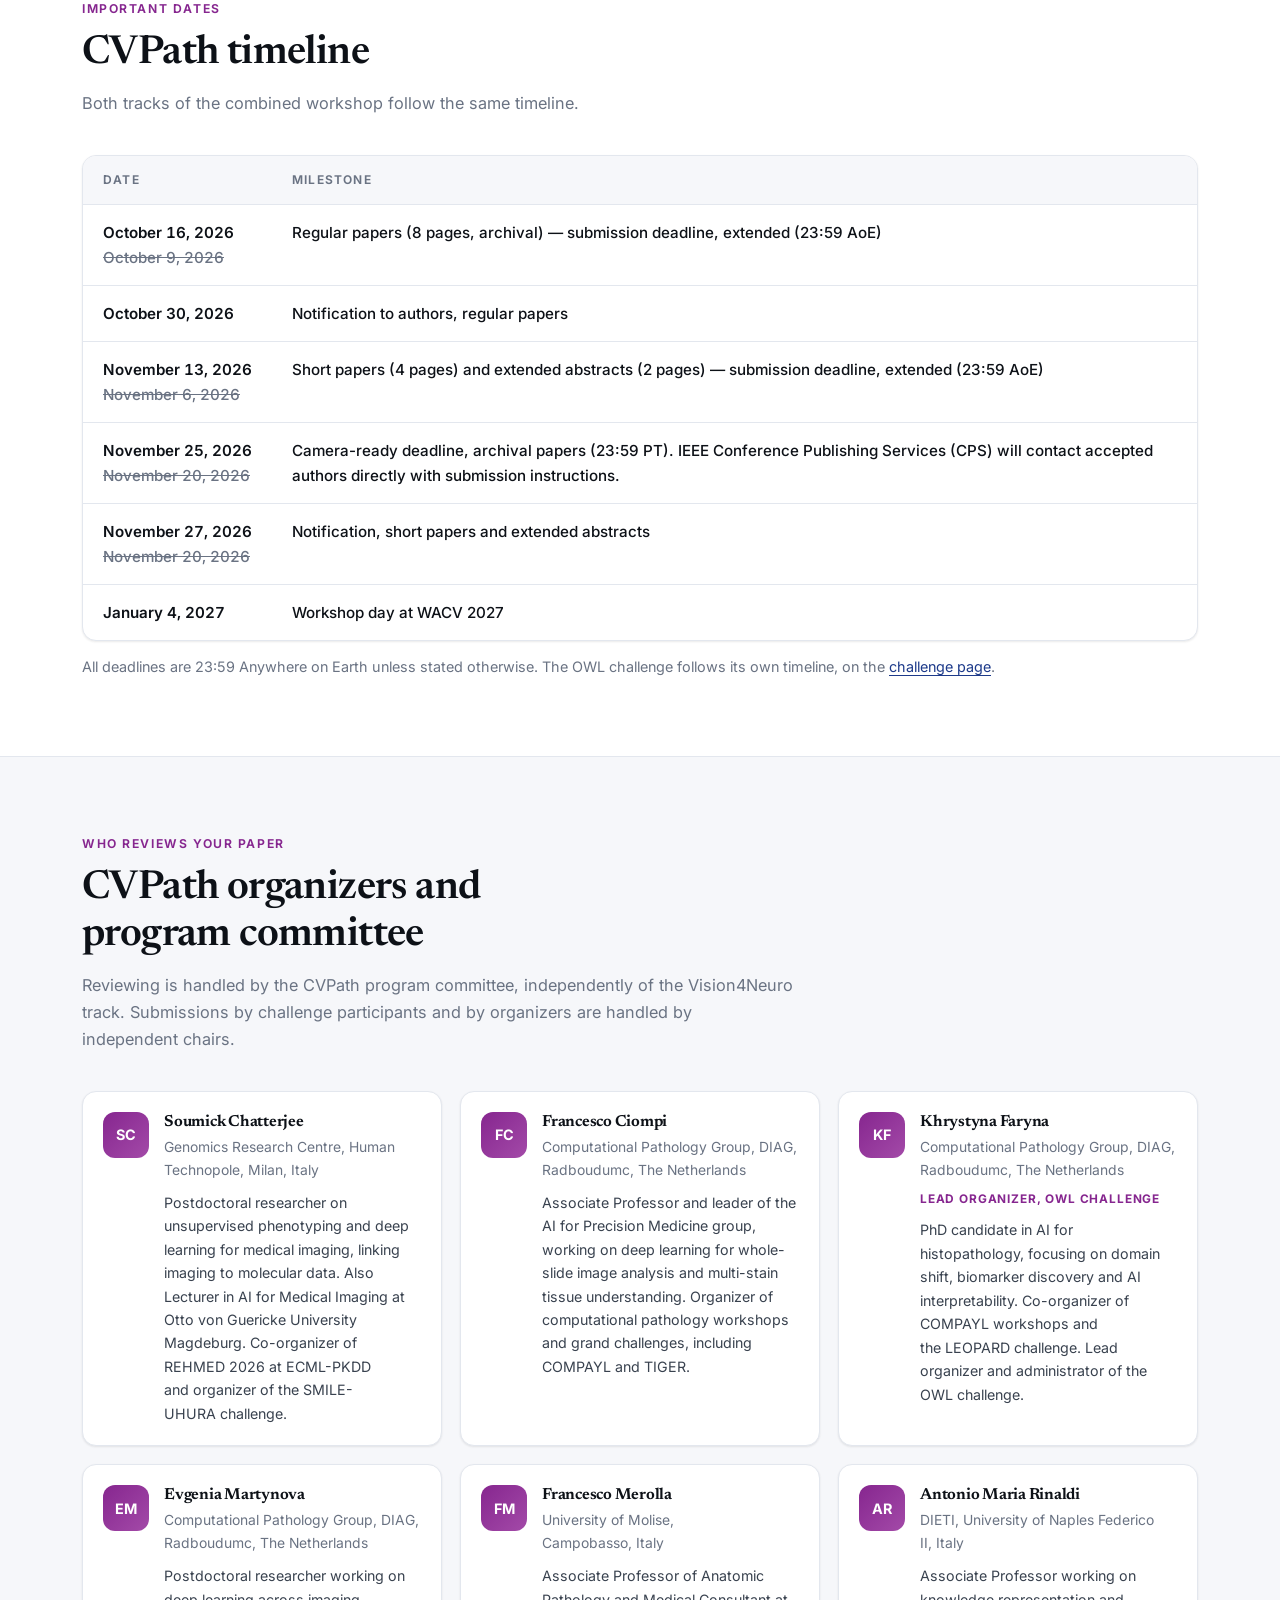
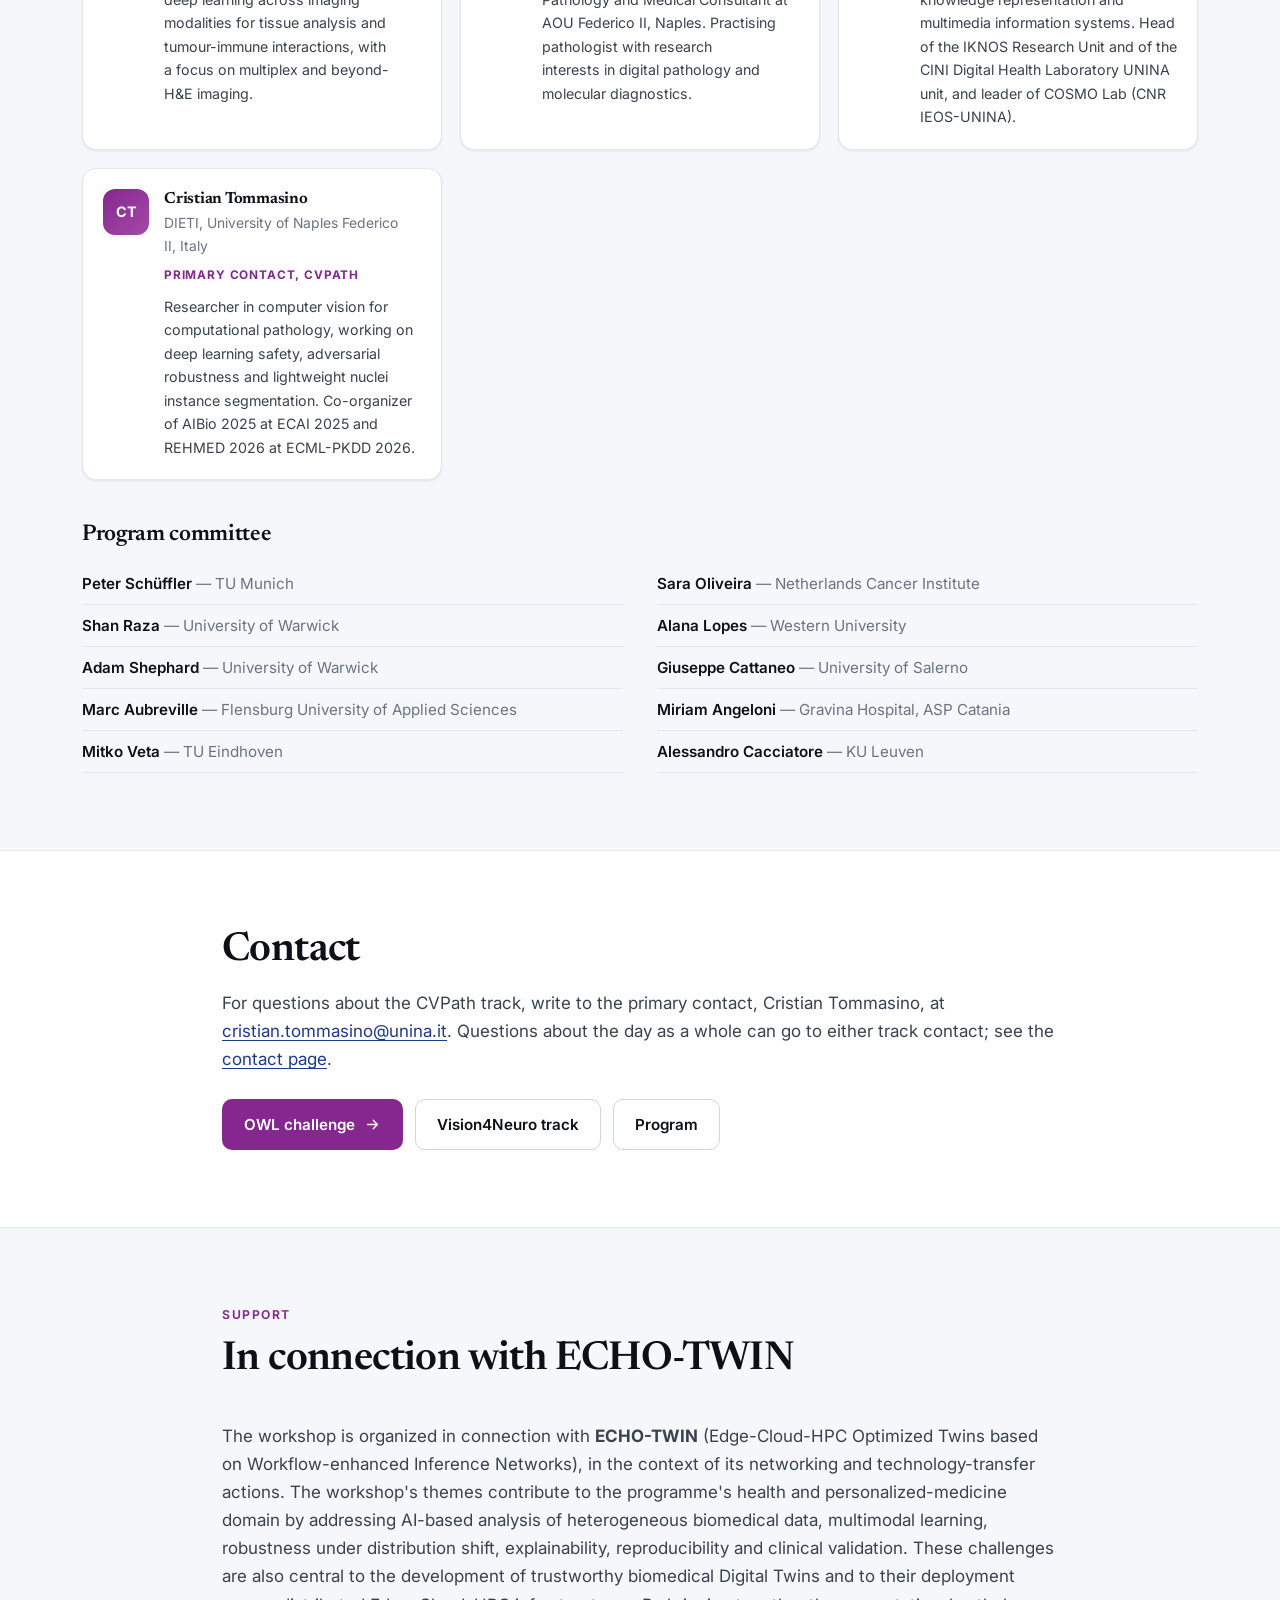
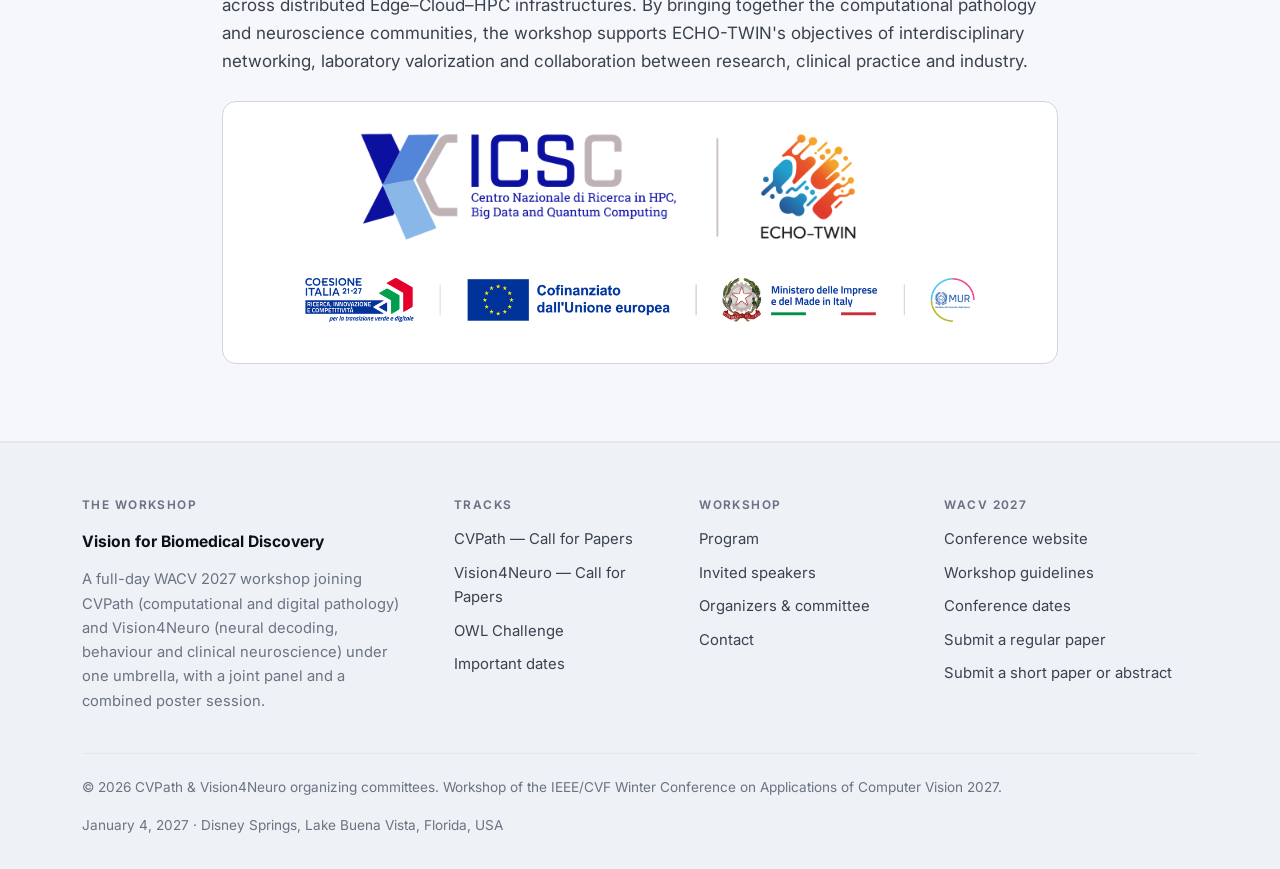
<file: cvpath.html>
<!DOCTYPE html>
<html lang="en">
<head>
  <meta charset="utf-8">
  <meta name="viewport" content="width=device-width, initial-scale=1">
  <title>CVPath: Computer Vision for Digital Pathology | WACV 2027</title>
  <meta name="description" content="Call for papers on foundation models, whole-slide image analysis, domain shift and interpretability in computational pathology. Regular papers archival at WACV 2027.">
  <meta name="keywords" content="computational pathology, digital pathology, whole-slide imaging, pathology foundation models, domain shift, interpretable AI, WACV 2027 workshop, CVPath, call for papers">
  <meta name="author" content="CVPath and Vision4Neuro organizing committees">
  <meta name="robots" content="index, follow, max-image-preview:large">
  <link rel="canonical" href="https://cvpath-vision4neuro.github.io/wacv2027/cvpath.html">

  <meta property="og:type" content="website">
  <meta property="og:site_name" content="Vision for Biomedical Discovery (CVPath + Vision4Neuro)">
  <meta property="og:title" content="CVPath: Computer Vision for Digital Pathology | WACV 2027">
  <meta property="og:description" content="Call for papers on foundation models, whole-slide image analysis, domain shift and interpretability in computational pathology. Regular papers archival at WACV 2027.">
  <meta property="og:url" content="https://cvpath-vision4neuro.github.io/wacv2027/cvpath.html">
  <meta property="og:image" content="https://cvpath-vision4neuro.github.io/wacv2027/assets/img/og-image.png">
  <meta property="og:image:width" content="1200">
  <meta property="og:image:height" content="630">
  <meta property="og:image:alt" content="Vision for Biomedical Discovery, a full-day WACV 2027 workshop combining CVPath and Vision4Neuro">
  <meta property="og:locale" content="en_US">
  <meta name="twitter:card" content="summary_large_image">
  <meta name="twitter:title" content="CVPath: Computer Vision for Digital Pathology | WACV 2027">
  <meta name="twitter:description" content="Call for papers on foundation models, whole-slide image analysis, domain shift and interpretability in computational pathology. Regular papers archival at WACV 2027.">
  <meta name="twitter:image" content="https://cvpath-vision4neuro.github.io/wacv2027/assets/img/og-image.png">

  <link rel="icon" href="assets/img/favicon.svg" type="image/svg+xml">
  <link rel="alternate icon" href="assets/img/favicon-32.png" sizes="32x32">
  <link rel="apple-touch-icon" href="assets/img/apple-touch-icon.png">
  <link rel="manifest" href="site.webmanifest">
  <meta name="theme-color" content="#0d1117">

  <link rel="preconnect" href="https://fonts.googleapis.com">
  <link rel="preconnect" href="https://fonts.gstatic.com" crossorigin>
  <link rel="stylesheet" href="https://fonts.googleapis.com/css2?family=Inter:wght@400;500;600;700&family=Newsreader:opsz,wght@6..72,400;6..72,500;6..72,600&display=swap">
  <link rel="stylesheet" href="assets/css/styles.css">
  <script>
    (function () {
      try {
        var t = localStorage.getItem("vbd-theme");
        if (!t) t = window.matchMedia("(prefers-color-scheme: dark)").matches ? "dark" : "light";
        document.documentElement.setAttribute("data-theme", t);
      } catch (e) {}
    })();
  </script>
  <script type="application/ld+json">{
  "@context": "https://schema.org",
  "@type": "BreadcrumbList",
  "itemListElement": [
    {
      "@type": "ListItem",
      "position": 1,
      "name": "Home",
      "item": "https://cvpath-vision4neuro.github.io/wacv2027/"
    },
    {
      "@type": "ListItem",
      "position": 2,
      "name": "CVPath call for papers",
      "item": "https://cvpath-vision4neuro.github.io/wacv2027/cvpath.html"
    }
  ]
}</script>
</head>
<body>
  <a class="skip-link" href="#main">Skip to main content</a>
<header class="site-header">
  <nav class="container nav" aria-label="Main">
    <a class="brand" href="index.html">
      <svg class="brand__mark" viewBox="8 36 184 128" role="img" aria-label="Vision for Biomedical Discovery logo" focusable="false">
        <defs><clipPath id="vbdClip"><circle cx="72" cy="100" r="58"/></clipPath></defs>
        <circle cx="72" cy="100" r="58" fill="#86268f" opacity=".92"/>
        <circle cx="128" cy="100" r="58" fill="#0b6e7d" opacity=".92"/>
        <circle cx="128" cy="100" r="58" fill="#1d3a8a" clip-path="url(#vbdClip)"/>
        <circle cx="100" cy="100" r="13" fill="#ffffff"/>
      </svg>
      <span class="brand__text">
        <span class="brand__title">Vision for Biomedical Discovery</span>
        <span class="brand__sub">CVPath + Vision4Neuro &middot; WACV 2027</span>
      </span>
    </a>
    <div class="nav__links" id="nav-links">
      <a href="index.html">Home</a>
      <a href="cvpath.html" aria-current="page">CVPath</a>
      <a href="vision4neuro.html">Vision4Neuro</a>
      <a href="program.html">Program</a>
      <a href="challenge.html">OWL Challenge</a>
      <a href="speakers.html">Speakers</a>
      <a href="organizers.html">Organizers</a>
    </div>
    <div class="nav__actions">
      <button class="icon-btn theme-toggle" type="button" aria-label="Switch colour theme">
        <svg class="icon-sun" viewBox="0 0 24 24" fill="none" stroke="currentColor" stroke-width="1.8" stroke-linecap="round" aria-hidden="true"><circle cx="12" cy="12" r="4"/><path d="M12 2v2M12 20v2M4.9 4.9l1.4 1.4M17.7 17.7l1.4 1.4M2 12h2M20 12h2M4.9 19.1l1.4-1.4M17.7 6.3l1.4-1.4"/></svg>
        <svg class="icon-moon" viewBox="0 0 24 24" fill="none" stroke="currentColor" stroke-width="1.8" stroke-linecap="round" stroke-linejoin="round" aria-hidden="true"><path d="M21 12.8A9 9 0 1 1 11.2 3a7 7 0 0 0 9.8 9.8Z"/></svg>
      </button>
      <button class="icon-btn nav__toggle" type="button" aria-expanded="false" aria-controls="nav-links" aria-label="Open menu">
        <svg viewBox="0 0 24 24" fill="none" stroke="currentColor" stroke-width="1.9" stroke-linecap="round" aria-hidden="true"><path d="M4 7h16M4 12h16M4 17h16"/></svg>
      </button>
    </div>
  </nav>
</header>
  <main id="main">
    <section class="page-head page-head--cvpath">
      <div class="container">
        <nav class="breadcrumb" aria-label="Breadcrumb"><a href="index.html">Home</a><span>/</span>CVPath</nav>
        <span class="eyebrow eyebrow--cvpath">CVPath &middot; Track call for papers</span>
        <h1>Computer Vision for Computational and Digital Pathology</h1>
        <p class="lead">First edition. A half-day track of the combined WACV 2027 workshop <em>Vision for Biomedical Discovery</em>, running in the morning and hosting the OWL challenge. CVPath keeps its own call for papers, program committee and reviewing process.</p>
        <nav class="anchor-nav" aria-label="On this page">
          <a href="#scope">Scope</a><a href="#topics">Topics</a><a href="#types">Submission types</a>
          <a href="#how">How to submit</a><a href="#dates">Dates</a><a href="#committee">Committee</a><a href="#contact">Contact</a><a href="#echo-twin">ECHO-TWIN</a>
        </nav>
      </div>
    </section>

    <section class="section" id="scope">
      <div class="container container--narrow stack-lg">
        <div>
          <h2>Scope and motivation</h2>
          <p class="mt-s">Computational pathology has largely grown inside the medical imaging community (MICCAI, ISBI, COMPAY). With pathology foundation models now openly available, the field has become accessible to computer vision researchers without clinical data access &mdash; and its core problems are computer vision problems: gigapixel understanding, real domain shift, weak supervision, dense prediction at cellular scale.</p>
          <p>With its applications-first focus, WACV is an ideal venue to build ties with a scientific domain still under-represented at the conference, complementing rather than duplicating existing medical imaging workshops. We expect the track to increase the visibility of open pathology problems within computer vision, accelerate the adoption of state-of-the-art vision methods in pathology, and &mdash; through the OWL challenge &mdash; deliver a public benchmark for interpretable AI evaluated by both AI researchers and clinical experts.</p>
        </div>
        <div class="notice"><svg viewBox="0 0 24 24" fill="none" stroke="currentColor" stroke-width="1.8" stroke-linecap="round" stroke-linejoin="round" aria-hidden="true"><path d="M8 4h8v6a4 4 0 0 1-8 0Z"/><path d="M16 5h3v2a3 3 0 0 1-3 3M8 5H5v2a3 3 0 0 0 3 3"/><path d="M10 14h4l.5 4h-5Z"/><path d="M8 20h8"/></svg><div><strong>CVPath hosts the OWL challenge.</strong> Observing What Models Learn benchmarks the interpretability of models predicting prostate cancer biochemical recurrence, on 1,369 prostatectomy cases from three medical centres, with Dockerized submissions on the Grand Challenge platform. <a href="challenge.html">Read the challenge page</a>.</div></div>
      </div>
    </section>

    <section class="section section--soft" id="topics">
      <div class="container">
        <div class="section__head">
          <span class="eyebrow eyebrow--cvpath">Call for papers</span>
          <h2>Topics of interest</h2>
          <p>We invite original research contributions in, but not limited to, the following areas.</p>
        </div>
        <ul class="topics topics--cvpath topics--2col">
          <li>Foundation and self-supervised models for pathology</li>
          <li>Whole-slide image analysis and gigapixel understanding</li>
          <li>Cell- and nuclei-level vision; dense prediction at cellular scale</li>
          <li>Imaging beyond H&amp;E: IHC, multiplex / mIF, multi-stain</li>
          <li>Robustness, domain shift and weak supervision in computational pathology</li>
          <li>Multimodal, generative and vision-language models in computational pathology</li>
          <li>AI interpretability and trustworthy AI in computational pathology</li>
          <li>Reproducibility, benchmarks, deployment and clinical translation</li>
        </ul>
      </div>
    </section>

    <section class="section" id="types">
      <div class="container">
        <div class="section__head">
          <span class="eyebrow eyebrow--cvpath">Submission types</span>
          <h2>Three ways to contribute</h2>
          <p>All submissions use the WACV 2027 paper format. Page limits exclude references.</p>
        </div>
        <div class="table-wrap">
        <table>
          <thead><tr><th scope="col">Submission type</th><th scope="col">Length</th><th scope="col">Proceedings</th><th scope="col">Presentation</th></tr></thead>
          <tbody>
            <tr><td class="what">Regular paper</td><td>8 pages (excluding references)</td><td><strong>Archival</strong> &mdash; published in the WACV 2027 Workshop Proceedings (IEEE Xplore and CVF Open Access)</td><td>Oral or poster</td></tr>
            <tr><td class="what">Short paper</td><td>4 pages (excluding references)</td><td>Non-archival &mdash; not published in the Workshop Proceedings</td><td>Poster, possibly lightning talk</td></tr>
            <tr><td class="what">Extended abstract</td><td>2 pages (excluding references)</td><td>Non-archival &mdash; not published in the Workshop Proceedings</td><td>Poster, possibly lightning talk</td></tr>
          </tbody>
        </table>
      </div>
        <div class="notice mt-m"><svg viewBox="0 0 24 24" fill="none" stroke="currentColor" stroke-width="1.8" stroke-linecap="round" aria-hidden="true"><circle cx="12" cy="12" r="9"/><path d="M12 11v5M12 8h.01"/></svg><div><strong>Proceedings.</strong> Accepted regular papers are archival and appear in the WACV 2027 Workshop Proceedings (IEEE Xplore and CVF Open Access). Short papers and extended abstracts are non-archival and are not published in the Workshop Proceedings.</div></div>
      </div>
    </section>

    <section class="section section--soft" id="how">
      <div class="container container--narrow">
        <div class="section__head">
          <span class="eyebrow eyebrow--cvpath">Submission instructions</span>
          <h2>How to submit to CVPath</h2>
        </div>
        <ol class="steps">
        <li>
          <h4>Prepare your paper in the WACV 2027 format</h4>
          <p>Use the official WACV 2027 author kit (LaTeX or Word), the same template as the main conference. Page limits above exclude references; supplementary material is optional and is not counted in the page limit.</p>
        </li>
        <li>
          <h4>Anonymise the submission</h4>
          <p>Reviewing is double-blind for all submission types. Remove author names and affiliations, and avoid identifying acknowledgements or self-references in the first person.</p>
        </li>
        <li>
          <h4>Submit through OpenReview, choosing the CVPath track</h4>
          <p>Archival regular papers and non-archival contributions are handled by two separate submission sites, each with its own deadline. Both tracks share the same sites, so select the CVPath track on the submission form.</p>
          <p class="btn-row"><a class="btn btn--cvpath" href="https://openreview.net/group?id=thecvf.com/WACV/2027/Workshop/CVPath-Vision4Neuro" rel="noopener">Regular paper <svg viewBox="0 0 24 24" fill="none" stroke="currentColor" stroke-width="2" stroke-linecap="round" stroke-linejoin="round" aria-hidden="true"><path d="M5 12h14M13 6l6 6-6 6"/></svg></a><a class="btn btn--ghost" href="https://openreview.net/group?id=thecvf.com/WACV/2027/Workshop/CVPath-Vision4Neuro-Short-Papers-And-Abstracts" rel="noopener">Short paper or extended abstract <svg viewBox="0 0 24 24" fill="none" stroke="currentColor" stroke-width="2" stroke-linecap="round" stroke-linejoin="round" aria-hidden="true"><path d="M5 12h14M13 6l6 6-6 6"/></svg></a></p>
        </li>
        <li>
          <h4>Present in person</h4>
          <p>WACV 2027 does not accommodate virtual workshops or remote presentations. At least one author of every accepted contribution must register for the conference and present on site at Disney Springs.</p>
        </li>
      </ol>
      <p class="small muted mt-m">Questions on submission to this track: <a href="mailto:cristian.tommasino@unina.it">cristian.tommasino@unina.it</a>.</p>
      </div>
    </section>

    <section class="section" id="dates">
      <div class="container">
        <div class="section__head">
          <span class="eyebrow eyebrow--cvpath">Important dates</span>
          <h2>CVPath timeline</h2>
          <p>Both tracks of the combined workshop follow the same timeline.</p>
        </div>
        <div class="table-wrap">
        <table>
          <thead><tr><th scope="col">Date</th><th scope="col">Milestone</th></tr></thead>
          <tbody>
            <tr><td class="date">October 16, 2026<del>October 9, 2026</del></td><td class="what">Regular papers (8 pages, archival) &mdash; submission deadline, extended (23:59 AoE)</td></tr>
            <tr><td class="date">October 30, 2026</td><td class="what">Notification to authors, regular papers</td></tr>
            <tr><td class="date">November 13, 2026<del>November 6, 2026</del></td><td class="what">Short papers (4 pages) and extended abstracts (2 pages) &mdash; submission deadline, extended (23:59 AoE)</td></tr>
            <tr><td class="date">November 25, 2026<del>November 20, 2026</del></td><td class="what">Camera-ready deadline, archival papers (23:59 PT). IEEE Conference Publishing Services (CPS) will contact accepted authors directly with submission instructions.</td></tr>
            <tr><td class="date">November 27, 2026<del>November 20, 2026</del></td><td class="what">Notification, short papers and extended abstracts</td></tr>
            <tr><td class="date">January 4, 2027</td><td class="what">Workshop day at WACV 2027</td></tr>
          </tbody>
        </table>
      </div>
      <p class="small muted mt-s">All deadlines are 23:59 Anywhere on Earth unless stated otherwise. The OWL challenge follows its own timeline, on the <a href="challenge.html">challenge page</a>.</p>
      </div>
    </section>

    <section class="section section--soft" id="committee">
      <div class="container">
        <div class="section__head">
          <span class="eyebrow eyebrow--cvpath">Who reviews your paper</span>
          <h2>CVPath organizers and program committee</h2>
          <p>Reviewing is handled by the CVPath program committee, independently of the Vision4Neuro track. Submissions by challenge participants and by organizers are handled by independent chairs.</p>
        </div>
        <div class="people">
          <article class="person">
        <span class="avatar avatar--cvpath" aria-hidden="true">SC</span>
        <div>
        <h3 class="person__name">Soumick Chatterjee</h3>
        <p class="person__aff">Genomics Research Centre, Human Technopole, Milan, Italy</p>
        <p class="person__bio">Postdoctoral researcher on unsupervised phenotyping and deep learning for medical imaging, linking imaging to molecular data. Also Lecturer in AI for Medical Imaging at Otto von Guericke University Magdeburg. Co-organizer of REHMED 2026 at ECML-PKDD and organizer of the SMILE-UHURA challenge.</p>
        </div></article>
          <article class="person">
        <span class="avatar avatar--cvpath" aria-hidden="true">FC</span>
        <div>
        <h3 class="person__name">Francesco Ciompi</h3>
        <p class="person__aff">Computational Pathology Group, DIAG, Radboudumc, The Netherlands</p>
        <p class="person__bio">Associate Professor and leader of the AI for Precision Medicine group, working on deep learning for whole-slide image analysis and multi-stain tissue understanding. Organizer of computational pathology workshops and grand challenges, including COMPAYL and TIGER.</p>
        </div></article>
          <article class="person">
        <span class="avatar avatar--cvpath" aria-hidden="true">KF</span>
        <div>
        <h3 class="person__name">Khrystyna Faryna</h3>
        <p class="person__aff">Computational Pathology Group, DIAG, Radboudumc, The Netherlands</p>
        <p class="person__role person__role--cvpath">Lead organizer, OWL challenge</p>
        <p class="person__bio">PhD candidate in AI for histopathology, focusing on domain shift, biomarker discovery and AI interpretability. Co-organizer of COMPAYL workshops and the LEOPARD challenge. Lead organizer and administrator of the OWL challenge.</p>
        </div></article>
          <article class="person">
        <span class="avatar avatar--cvpath" aria-hidden="true">EM</span>
        <div>
        <h3 class="person__name">Evgenia Martynova</h3>
        <p class="person__aff">Computational Pathology Group, DIAG, Radboudumc, The Netherlands</p>
        <p class="person__bio">Postdoctoral researcher working on deep learning across imaging modalities for tissue analysis and tumour-immune interactions, with a focus on multiplex and beyond-H&amp;E imaging.</p>
        </div></article>
          <article class="person">
        <span class="avatar avatar--cvpath" aria-hidden="true">FM</span>
        <div>
        <h3 class="person__name">Francesco Merolla</h3>
        <p class="person__aff">University of Molise, Campobasso, Italy</p>
        <p class="person__bio">Associate Professor of Anatomic Pathology and Medical Consultant at AOU Federico II, Naples. Practising pathologist with research interests in digital pathology and molecular diagnostics.</p>
        </div></article>
          <article class="person">
        <span class="avatar avatar--cvpath" aria-hidden="true">AR</span>
        <div>
        <h3 class="person__name">Antonio Maria Rinaldi</h3>
        <p class="person__aff">DIETI, University of Naples Federico II, Italy</p>
        <p class="person__bio">Associate Professor working on knowledge representation and multimedia information systems. Head of the IKNOS Research Unit and of the CINI Digital Health Laboratory UNINA unit, and leader of COSMO Lab (CNR IEOS-UNINA).</p>
        </div></article>
          <article class="person">
        <span class="avatar avatar--cvpath" aria-hidden="true">CT</span>
        <div>
        <h3 class="person__name">Cristian Tommasino</h3>
        <p class="person__aff">DIETI, University of Naples Federico II, Italy</p>
        <p class="person__role person__role--cvpath">Primary contact, CVPath</p>
        <p class="person__bio">Researcher in computer vision for computational pathology, working on deep learning safety, adversarial robustness and lightweight nuclei instance segmentation. Co-organizer of AIBio 2025 at ECAI 2025 and REHMED 2026 at ECML-PKDD 2026.</p>
        </div></article>
        </div>
        <h3 class="mt-l">Program committee</h3>
        
        <ul class="pc-list mt-s">
          <li><b>Peter Sch&uuml;ffler</b> &mdash; TU Munich</li>
          <li><b>Shan Raza</b> &mdash; University of Warwick</li>
          <li><b>Adam Shephard</b> &mdash; University of Warwick</li>
          <li><b>Marc Aubreville</b> &mdash; Flensburg University of Applied Sciences</li>
          <li><b>Mitko Veta</b> &mdash; TU Eindhoven</li>
          <li><b>Sara Oliveira</b> &mdash; Netherlands Cancer Institute</li>
          <li><b>Alana Lopes</b> &mdash; Western University</li>
          <li><b>Giuseppe Cattaneo</b> &mdash; University of Salerno</li>
          <li><b>Miriam Angeloni</b> &mdash; Gravina Hospital, ASP Catania</li>
          <li><b>Alessandro Cacciatore</b> &mdash; KU Leuven</li>
        </ul>
      </div>
    </section>

    <section class="section" id="contact">
      <div class="container container--narrow">
        <h2>Contact</h2>
        <p class="mt-s">For questions about the CVPath track, write to the primary contact, Cristian Tommasino, at <a href="mailto:cristian.tommasino@unina.it">cristian.tommasino@unina.it</a>. Questions about the day as a whole can go to either track contact; see the <a href="organizers.html#contact">contact page</a>.</p>
        <div class="btn-row mt-m">
          <a class="btn btn--cvpath" href="challenge.html">OWL challenge <svg viewBox="0 0 24 24" fill="none" stroke="currentColor" stroke-width="2" stroke-linecap="round" stroke-linejoin="round" aria-hidden="true"><path d="M5 12h14M13 6l6 6-6 6"/></svg></a>
          <a class="btn btn--ghost" href="vision4neuro.html">Vision4Neuro track</a>
          <a class="btn btn--ghost" href="program.html">Program</a>
        </div>
      </div>
    </section>


    <section class="section section--soft" id="echo-twin">
      <div class="container container--narrow">
        <div class="section__head">
          <span class="eyebrow eyebrow--cvpath">Support</span>
          <h2>In connection with ECHO-TWIN</h2>
        </div>
        <p>The workshop is organized in connection with <strong>ECHO-TWIN</strong> (Edge-Cloud-HPC Optimized Twins based on Workflow-enhanced Inference Networks), in the context of its networking and technology-transfer actions. The workshop's themes contribute to the programme's health and personalized-medicine domain by addressing AI-based analysis of heterogeneous biomedical data, multimodal learning, robustness under distribution shift, explainability, reproducibility and clinical validation. These challenges are also central to the development of trustworthy biomedical Digital Twins and to their deployment across distributed Edge&ndash;Cloud&ndash;HPC infrastructures. By bringing together the computational pathology and neuroscience communities, the workshop supports ECHO-TWIN's objectives of interdisciplinary networking, laboratory valorization and collaboration between research, clinical practice and industry.</p>
        <div class="funding__logos mt-m">
          <img class="funding__lockup" src="assets/img/echo-twin-icsc.png" width="1400" height="274" loading="lazy" decoding="async" alt="ICSC, Centro Nazionale di Ricerca in HPC, Big Data and Quantum Computing, and ECHO-TWIN">
          <img class="funding__strip" src="assets/img/funding-eu-it.png" width="1400" height="122" loading="lazy" decoding="async" alt="Coesione Italia 21-27, co-funded by the European Union, Ministero delle Imprese e del Made in Italy, and Ministero dell'Universita e della Ricerca">
        </div>
      </div>
    </section>
  </main>
<footer class="site-footer">
  <div class="container">
    <div class="footer-grid">
      <div class="footer-about">
        <h4>The workshop</h4>
        <strong style="color:var(--ink);font-size:.98rem">Vision for Biomedical Discovery</strong>
        <p>A full-day WACV 2027 workshop joining CVPath (computational and digital pathology) and Vision4Neuro (neural decoding, behaviour and clinical neuroscience) under one umbrella, with a joint panel and a combined poster session.</p>
      </div>
      <div>
        <h4>Tracks</h4>
        <ul class="footer-links">
          <li><a href="cvpath.html">CVPath &mdash; Call for Papers</a></li>
          <li><a href="vision4neuro.html">Vision4Neuro &mdash; Call for Papers</a></li>
          <li><a href="challenge.html">OWL Challenge</a></li>
          <li><a href="index.html#dates">Important dates</a></li>
        </ul>
      </div>
      <div>
        <h4>Workshop</h4>
        <ul class="footer-links">
          <li><a href="program.html">Program</a></li>
          <li><a href="speakers.html">Invited speakers</a></li>
          <li><a href="organizers.html">Organizers &amp; committee</a></li>
          <li><a href="organizers.html#contact">Contact</a></li>
        </ul>
      </div>
      <div>
        <h4>WACV 2027</h4>
        <ul class="footer-links">
          <li><a href="https://wacv.thecvf.com/Conferences/2027" rel="noopener">Conference website</a></li>
          <li><a href="https://wacv.thecvf.com/Conferences/2027/CallForWorkshops" rel="noopener">Workshop guidelines</a></li>
          <li><a href="https://wacv.thecvf.com/Conferences/2027/Dates" rel="noopener">Conference dates</a></li>
          <li><a href="https://openreview.net/group?id=thecvf.com/WACV/2027/Workshop/CVPath-Vision4Neuro" rel="noopener">Submit a regular paper</a></li>
          <li><a href="https://openreview.net/group?id=thecvf.com/WACV/2027/Workshop/CVPath-Vision4Neuro-Short-Papers-And-Abstracts" rel="noopener">Submit a short paper or abstract</a></li>
        </ul>
      </div>
    </div>
    <div class="footer-bottom">
      <span>&copy; 2026 CVPath &amp; Vision4Neuro organizing committees. Workshop of the IEEE/CVF Winter Conference on Applications of Computer Vision 2027.</span>
      <span>January 4, 2027 &middot; Disney Springs, Lake Buena Vista, Florida, USA</span>
    </div>
  </div>
</footer>
  <script src="assets/js/main.js" defer></script>
</body>
</html>
</file>
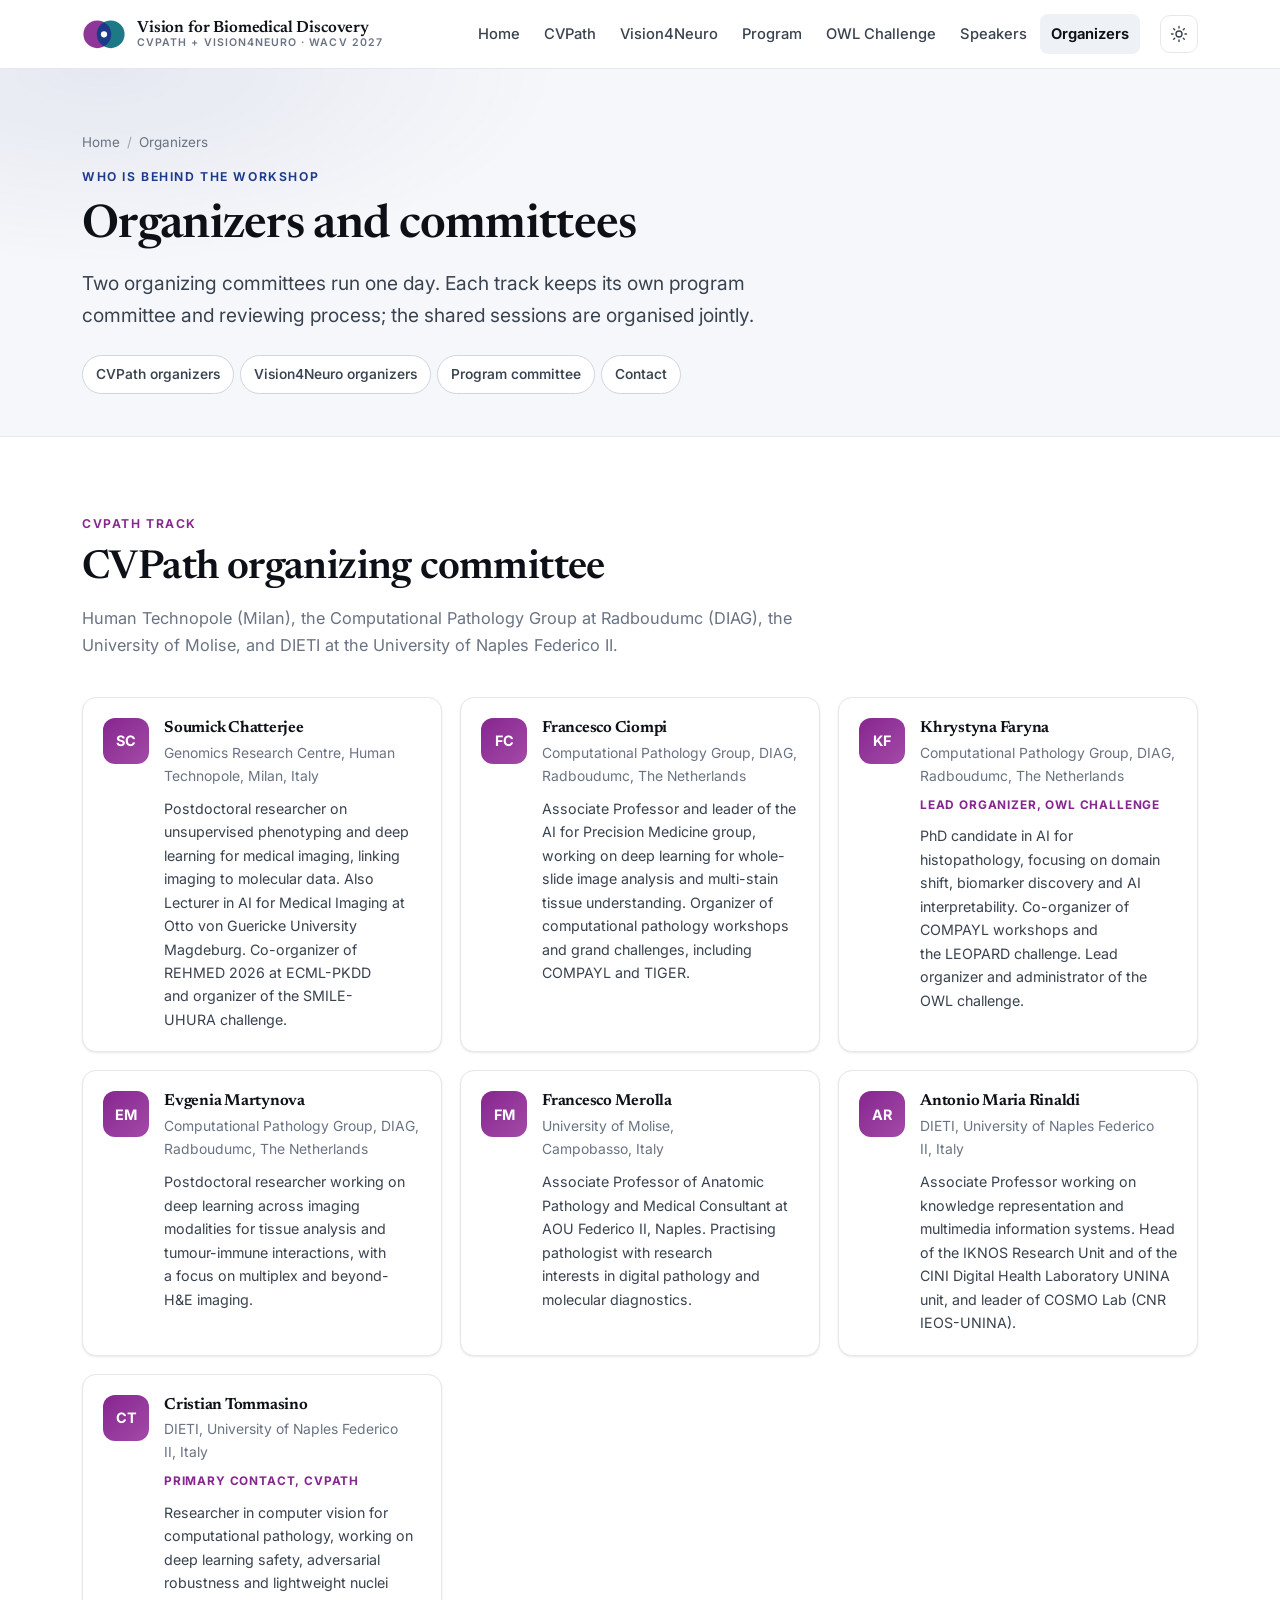
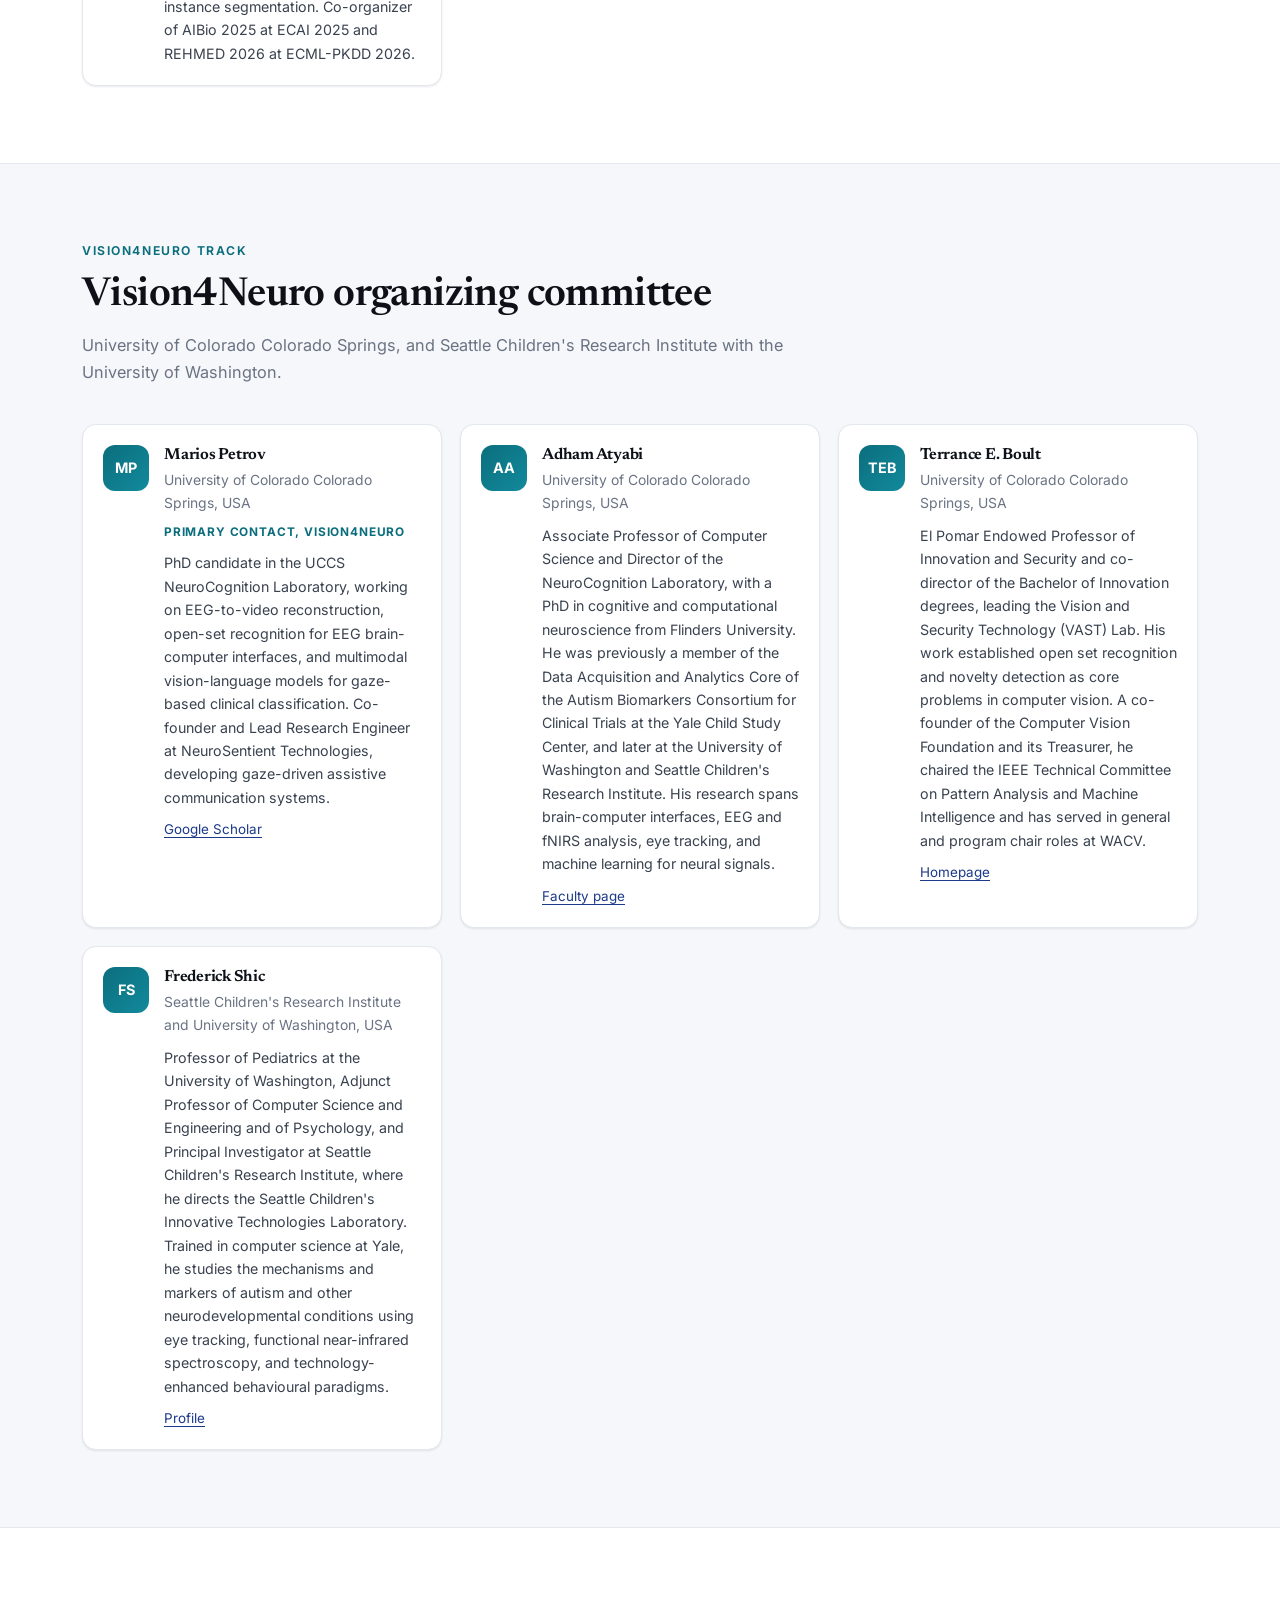
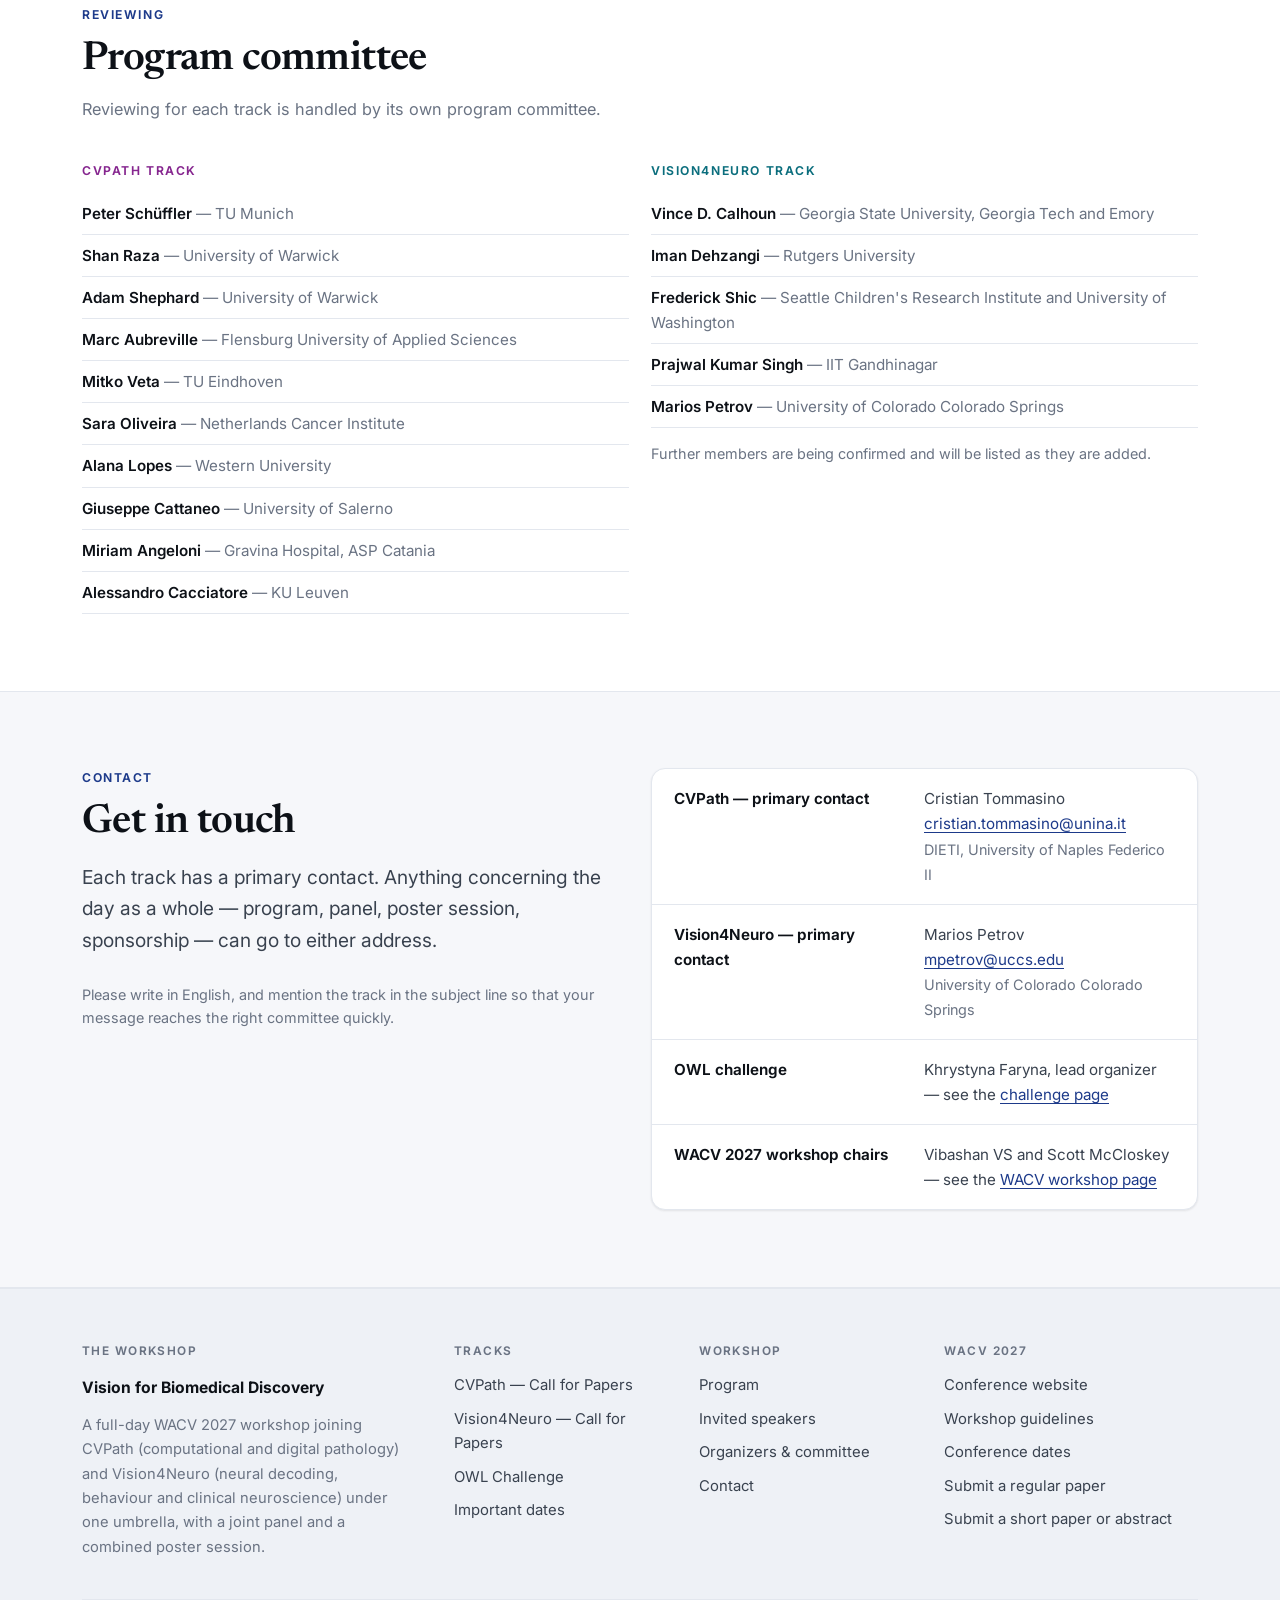
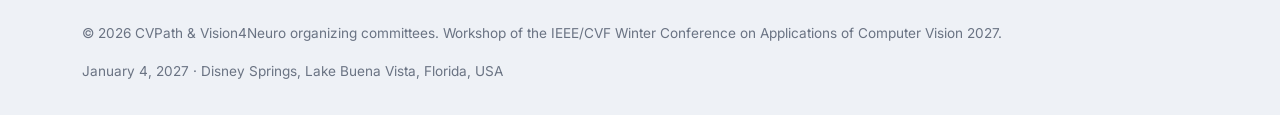
<file: organizers.html>
<!DOCTYPE html>
<html lang="en">
<head>
  <meta charset="utf-8">
  <meta name="viewport" content="width=device-width, initial-scale=1">
  <title>Organizers and Contact | CVPath + Vision4Neuro, WACV 2027</title>
  <meta name="description" content="Organizing committees, program committee and contacts of the combined CVPath and Vision4Neuro full-day workshop at WACV 2027.">
  <meta name="keywords" content="WACV 2027 workshop, computational pathology, digital pathology, computer vision, neural decoding, EEG, fMRI, brain-computer interface, foundation models, whole-slide imaging, CVPath, Vision4Neuro">
  <meta name="author" content="CVPath and Vision4Neuro organizing committees">
  <meta name="robots" content="index, follow, max-image-preview:large">
  <link rel="canonical" href="https://cvpath-vision4neuro.github.io/wacv2027/organizers.html">

  <meta property="og:type" content="website">
  <meta property="og:site_name" content="Vision for Biomedical Discovery (CVPath + Vision4Neuro)">
  <meta property="og:title" content="Organizers and Contact | CVPath + Vision4Neuro, WACV 2027">
  <meta property="og:description" content="Organizing committees, program committee and contacts of the combined CVPath and Vision4Neuro full-day workshop at WACV 2027.">
  <meta property="og:url" content="https://cvpath-vision4neuro.github.io/wacv2027/organizers.html">
  <meta property="og:image" content="https://cvpath-vision4neuro.github.io/wacv2027/assets/img/og-image.png">
  <meta property="og:image:width" content="1200">
  <meta property="og:image:height" content="630">
  <meta property="og:image:alt" content="Vision for Biomedical Discovery, a full-day WACV 2027 workshop combining CVPath and Vision4Neuro">
  <meta property="og:locale" content="en_US">
  <meta name="twitter:card" content="summary_large_image">
  <meta name="twitter:title" content="Organizers and Contact | CVPath + Vision4Neuro, WACV 2027">
  <meta name="twitter:description" content="Organizing committees, program committee and contacts of the combined CVPath and Vision4Neuro full-day workshop at WACV 2027.">
  <meta name="twitter:image" content="https://cvpath-vision4neuro.github.io/wacv2027/assets/img/og-image.png">

  <link rel="icon" href="assets/img/favicon.svg" type="image/svg+xml">
  <link rel="alternate icon" href="assets/img/favicon-32.png" sizes="32x32">
  <link rel="apple-touch-icon" href="assets/img/apple-touch-icon.png">
  <link rel="manifest" href="site.webmanifest">
  <meta name="theme-color" content="#0d1117">

  <link rel="preconnect" href="https://fonts.googleapis.com">
  <link rel="preconnect" href="https://fonts.gstatic.com" crossorigin>
  <link rel="stylesheet" href="https://fonts.googleapis.com/css2?family=Inter:wght@400;500;600;700&family=Newsreader:opsz,wght@6..72,400;6..72,500;6..72,600&display=swap">
  <link rel="stylesheet" href="assets/css/styles.css">
  <script>
    (function () {
      try {
        var t = localStorage.getItem("vbd-theme");
        if (!t) t = window.matchMedia("(prefers-color-scheme: dark)").matches ? "dark" : "light";
        document.documentElement.setAttribute("data-theme", t);
      } catch (e) {}
    })();
  </script>
  <script type="application/ld+json">{
  "@context": "https://schema.org",
  "@type": "BreadcrumbList",
  "itemListElement": [
    {
      "@type": "ListItem",
      "position": 1,
      "name": "Home",
      "item": "https://cvpath-vision4neuro.github.io/wacv2027/"
    },
    {
      "@type": "ListItem",
      "position": 2,
      "name": "Organizers",
      "item": "https://cvpath-vision4neuro.github.io/wacv2027/organizers.html"
    }
  ]
}</script>
</head>
<body>
  <a class="skip-link" href="#main">Skip to main content</a>
<header class="site-header">
  <nav class="container nav" aria-label="Main">
    <a class="brand" href="index.html">
      <svg class="brand__mark" viewBox="8 36 184 128" role="img" aria-label="Vision for Biomedical Discovery logo" focusable="false">
        <defs><clipPath id="vbdClip"><circle cx="72" cy="100" r="58"/></clipPath></defs>
        <circle cx="72" cy="100" r="58" fill="#86268f" opacity=".92"/>
        <circle cx="128" cy="100" r="58" fill="#0b6e7d" opacity=".92"/>
        <circle cx="128" cy="100" r="58" fill="#1d3a8a" clip-path="url(#vbdClip)"/>
        <circle cx="100" cy="100" r="13" fill="#ffffff"/>
      </svg>
      <span class="brand__text">
        <span class="brand__title">Vision for Biomedical Discovery</span>
        <span class="brand__sub">CVPath + Vision4Neuro &middot; WACV 2027</span>
      </span>
    </a>
    <div class="nav__links" id="nav-links">
      <a href="index.html">Home</a>
      <a href="cvpath.html">CVPath</a>
      <a href="vision4neuro.html">Vision4Neuro</a>
      <a href="program.html">Program</a>
      <a href="challenge.html">OWL Challenge</a>
      <a href="speakers.html">Speakers</a>
      <a href="organizers.html" aria-current="page">Organizers</a>
    </div>
    <div class="nav__actions">
      <button class="icon-btn theme-toggle" type="button" aria-label="Switch colour theme">
        <svg class="icon-sun" viewBox="0 0 24 24" fill="none" stroke="currentColor" stroke-width="1.8" stroke-linecap="round" aria-hidden="true"><circle cx="12" cy="12" r="4"/><path d="M12 2v2M12 20v2M4.9 4.9l1.4 1.4M17.7 17.7l1.4 1.4M2 12h2M20 12h2M4.9 19.1l1.4-1.4M17.7 6.3l1.4-1.4"/></svg>
        <svg class="icon-moon" viewBox="0 0 24 24" fill="none" stroke="currentColor" stroke-width="1.8" stroke-linecap="round" stroke-linejoin="round" aria-hidden="true"><path d="M21 12.8A9 9 0 1 1 11.2 3a7 7 0 0 0 9.8 9.8Z"/></svg>
      </button>
      <button class="icon-btn nav__toggle" type="button" aria-expanded="false" aria-controls="nav-links" aria-label="Open menu">
        <svg viewBox="0 0 24 24" fill="none" stroke="currentColor" stroke-width="1.9" stroke-linecap="round" aria-hidden="true"><path d="M4 7h16M4 12h16M4 17h16"/></svg>
      </button>
    </div>
  </nav>
</header>
  <main id="main">
    <section class="page-head">
      <div class="container">
        <nav class="breadcrumb" aria-label="Breadcrumb"><a href="index.html">Home</a><span>/</span>Organizers</nav>
        <span class="eyebrow">Who is behind the workshop</span>
        <h1>Organizers and committees</h1>
        <p class="lead">Two organizing committees run one day. Each track keeps its own program committee and reviewing process; the shared sessions are organised jointly.</p>
        <nav class="anchor-nav" aria-label="On this page">
          <a href="#cvpath">CVPath organizers</a><a href="#neuro">Vision4Neuro organizers</a><a href="#pc">Program committee</a><a href="#contact">Contact</a>
        </nav>
      </div>
    </section>

    <section class="section" id="cvpath">
      <div class="container">
        <div class="section__head">
          <span class="eyebrow eyebrow--cvpath">CVPath track</span>
          <h2>CVPath organizing committee</h2>
          <p>Human Technopole (Milan), the Computational Pathology Group at Radboudumc (DIAG), the University of Molise, and DIETI at the University of Naples Federico II.</p>
        </div>
        <div class="people">
          <article class="person">
        <span class="avatar avatar--cvpath" aria-hidden="true">SC</span>
        <div>
        <h3 class="person__name">Soumick Chatterjee</h3>
        <p class="person__aff">Genomics Research Centre, Human Technopole, Milan, Italy</p>
        <p class="person__bio">Postdoctoral researcher on unsupervised phenotyping and deep learning for medical imaging, linking imaging to molecular data. Also Lecturer in AI for Medical Imaging at Otto von Guericke University Magdeburg. Co-organizer of REHMED 2026 at ECML-PKDD and organizer of the SMILE-UHURA challenge.</p>
        </div></article>
          <article class="person">
        <span class="avatar avatar--cvpath" aria-hidden="true">FC</span>
        <div>
        <h3 class="person__name">Francesco Ciompi</h3>
        <p class="person__aff">Computational Pathology Group, DIAG, Radboudumc, The Netherlands</p>
        <p class="person__bio">Associate Professor and leader of the AI for Precision Medicine group, working on deep learning for whole-slide image analysis and multi-stain tissue understanding. Organizer of computational pathology workshops and grand challenges, including COMPAYL and TIGER.</p>
        </div></article>
          <article class="person">
        <span class="avatar avatar--cvpath" aria-hidden="true">KF</span>
        <div>
        <h3 class="person__name">Khrystyna Faryna</h3>
        <p class="person__aff">Computational Pathology Group, DIAG, Radboudumc, The Netherlands</p>
        <p class="person__role person__role--cvpath">Lead organizer, OWL challenge</p>
        <p class="person__bio">PhD candidate in AI for histopathology, focusing on domain shift, biomarker discovery and AI interpretability. Co-organizer of COMPAYL workshops and the LEOPARD challenge. Lead organizer and administrator of the OWL challenge.</p>
        </div></article>
          <article class="person">
        <span class="avatar avatar--cvpath" aria-hidden="true">EM</span>
        <div>
        <h3 class="person__name">Evgenia Martynova</h3>
        <p class="person__aff">Computational Pathology Group, DIAG, Radboudumc, The Netherlands</p>
        <p class="person__bio">Postdoctoral researcher working on deep learning across imaging modalities for tissue analysis and tumour-immune interactions, with a focus on multiplex and beyond-H&amp;E imaging.</p>
        </div></article>
          <article class="person">
        <span class="avatar avatar--cvpath" aria-hidden="true">FM</span>
        <div>
        <h3 class="person__name">Francesco Merolla</h3>
        <p class="person__aff">University of Molise, Campobasso, Italy</p>
        <p class="person__bio">Associate Professor of Anatomic Pathology and Medical Consultant at AOU Federico II, Naples. Practising pathologist with research interests in digital pathology and molecular diagnostics.</p>
        </div></article>
          <article class="person">
        <span class="avatar avatar--cvpath" aria-hidden="true">AR</span>
        <div>
        <h3 class="person__name">Antonio Maria Rinaldi</h3>
        <p class="person__aff">DIETI, University of Naples Federico II, Italy</p>
        <p class="person__bio">Associate Professor working on knowledge representation and multimedia information systems. Head of the IKNOS Research Unit and of the CINI Digital Health Laboratory UNINA unit, and leader of COSMO Lab (CNR IEOS-UNINA).</p>
        </div></article>
          <article class="person">
        <span class="avatar avatar--cvpath" aria-hidden="true">CT</span>
        <div>
        <h3 class="person__name">Cristian Tommasino</h3>
        <p class="person__aff">DIETI, University of Naples Federico II, Italy</p>
        <p class="person__role person__role--cvpath">Primary contact, CVPath</p>
        <p class="person__bio">Researcher in computer vision for computational pathology, working on deep learning safety, adversarial robustness and lightweight nuclei instance segmentation. Co-organizer of AIBio 2025 at ECAI 2025 and REHMED 2026 at ECML-PKDD 2026.</p>
        </div></article>
        </div>
      </div>
    </section>

    <section class="section section--soft" id="neuro">
      <div class="container">
        <div class="section__head">
          <span class="eyebrow eyebrow--neuro">Vision4Neuro track</span>
          <h2>Vision4Neuro organizing committee</h2>
          <p>University of Colorado Colorado Springs, and Seattle Children's Research Institute with the University of Washington.</p>
        </div>
        <div class="people">
          <article class="person">
        <span class="avatar avatar--neuro" aria-hidden="true">MP</span>
        <div>
        <h3 class="person__name">Marios Petrov</h3>
        <p class="person__aff">University of Colorado Colorado Springs, USA</p>
        <p class="person__role person__role--neuro">Primary contact, Vision4Neuro</p>
        <p class="person__bio">PhD candidate in the UCCS NeuroCognition Laboratory, working on EEG-to-video reconstruction, open-set recognition for EEG brain-computer interfaces, and multimodal vision-language models for gaze-based clinical classification. Co-founder and Lead Research Engineer at NeuroSentient Technologies, developing gaze-driven assistive communication systems.</p>
        <p class="person__links"><a href="https://scholar.google.com/citations?user=1NW_PzEAAAAJ" rel="noopener">Google Scholar</a></p>
        </div></article>
          <article class="person">
        <span class="avatar avatar--neuro" aria-hidden="true">AA</span>
        <div>
        <h3 class="person__name">Adham Atyabi</h3>
        <p class="person__aff">University of Colorado Colorado Springs, USA</p>
        <p class="person__bio">Associate Professor of Computer Science and Director of the NeuroCognition Laboratory, with a PhD in cognitive and computational neuroscience from Flinders University. He was previously a member of the Data Acquisition and Analytics Core of the Autism Biomarkers Consortium for Clinical Trials at the Yale Child Study Center, and later at the University of Washington and Seattle Children&#39;s Research Institute. His research spans brain-computer interfaces, EEG and fNIRS analysis, eye tracking, and machine learning for neural signals.</p>
        <p class="person__links"><a href="https://eas.uccs.edu/departments/computer-science/directory/faculty/adham-atyabi" rel="noopener">Faculty page</a></p>
        </div></article>
          <article class="person">
        <span class="avatar avatar--neuro" aria-hidden="true">TEB</span>
        <div>
        <h3 class="person__name">Terrance E. Boult</h3>
        <p class="person__aff">University of Colorado Colorado Springs, USA</p>
        <p class="person__bio">El Pomar Endowed Professor of Innovation and Security and co-director of the Bachelor of Innovation degrees, leading the Vision and Security Technology (VAST) Lab. His work established open set recognition and novelty detection as core problems in computer vision. A co-founder of the Computer Vision Foundation and its Treasurer, he chaired the IEEE Technical Committee on Pattern Analysis and Machine Intelligence and has served in general and program chair roles at WACV.</p>
        <p class="person__links"><a href="https://vast.uccs.edu/~tboult/" rel="noopener">Homepage</a></p>
        </div></article>
          <article class="person">
        <span class="avatar avatar--neuro" aria-hidden="true">FS</span>
        <div>
        <h3 class="person__name">Frederick Shic</h3>
        <p class="person__aff">Seattle Children&#39;s Research Institute and University of Washington, USA</p>
        <p class="person__bio">Professor of Pediatrics at the University of Washington, Adjunct Professor of Computer Science and Engineering and of Psychology, and Principal Investigator at Seattle Children&#39;s Research Institute, where he directs the Seattle Children&#39;s Innovative Technologies Laboratory. Trained in computer science at Yale, he studies the mechanisms and markers of autism and other neurodevelopmental conditions using eye tracking, functional near-infrared spectroscopy, and technology-enhanced behavioural paradigms.</p>
        <p class="person__links"><a href="https://www.seattlechildrens.org/directory/frederick-shic/" rel="noopener">Profile</a></p>
        </div></article>
        </div>
      </div>
    </section>

    <section class="section" id="pc">
      <div class="container">
        <div class="section__head">
          <span class="eyebrow">Reviewing</span>
          <h2>Program committee</h2>
          <p>Reviewing for each track is handled by its own program committee.</p>
        </div>
        <div class="grid grid--2">
          <div>
            <span class="eyebrow eyebrow--cvpath">CVPath track</span>
            <ul class="pc-list pc-list--single">
              <li><b>Peter Sch&uuml;ffler</b> &mdash; TU Munich</li>
              <li><b>Shan Raza</b> &mdash; University of Warwick</li>
              <li><b>Adam Shephard</b> &mdash; University of Warwick</li>
              <li><b>Marc Aubreville</b> &mdash; Flensburg University of Applied Sciences</li>
              <li><b>Mitko Veta</b> &mdash; TU Eindhoven</li>
              <li><b>Sara Oliveira</b> &mdash; Netherlands Cancer Institute</li>
              <li><b>Alana Lopes</b> &mdash; Western University</li>
              <li><b>Giuseppe Cattaneo</b> &mdash; University of Salerno</li>
              <li><b>Miriam Angeloni</b> &mdash; Gravina Hospital, ASP Catania</li>
              <li><b>Alessandro Cacciatore</b> &mdash; KU Leuven</li>
            </ul>
          </div>
          <div>
            <span class="eyebrow eyebrow--neuro">Vision4Neuro track</span>
            <ul class="pc-list pc-list--single">
              <li><b>Vince D. Calhoun</b> &mdash; Georgia State University, Georgia Tech and Emory</li>
              <li><b>Iman Dehzangi</b> &mdash; Rutgers University</li>
              <li><b>Frederick Shic</b> &mdash; Seattle Children&#39;s Research Institute and University of Washington</li>
              <li><b>Prajwal Kumar Singh</b> &mdash; IIT Gandhinagar</li>
              <li><b>Marios Petrov</b> &mdash; University of Colorado Colorado Springs</li>
            </ul>
            <p class="small muted mt-s">Further members are being confirmed and will be listed as they are added.</p>
          </div>
        </div>
      </div>
    </section>

    <section class="section section--soft" id="contact">
      <div class="container">
        <div class="grid grid--2">
          <div>
            <span class="eyebrow">Contact</span>
            <h2>Get in touch</h2>
            <p class="lead mt-s">Each track has a primary contact. Anything concerning the day as a whole &mdash; program, panel, poster session, sponsorship &mdash; can go to either address.</p>
            <p class="small muted mt-m">Please write in English, and mention the track in the subject line so that your message reaches the right committee quickly.</p>
          </div>
          <div class="defs">
            <div class="def"><dt>CVPath &mdash; primary contact</dt><dd>Cristian Tommasino<br><a href="mailto:cristian.tommasino@unina.it">cristian.tommasino@unina.it</a><br><span class="small muted">DIETI, University of Naples Federico II</span></dd></div>
            <div class="def"><dt>Vision4Neuro &mdash; primary contact</dt><dd>Marios Petrov<br><a href="mailto:mpetrov@uccs.edu">mpetrov@uccs.edu</a><br><span class="small muted">University of Colorado Colorado Springs</span></dd></div>
            <div class="def"><dt>OWL challenge</dt><dd>Khrystyna Faryna, lead organizer &mdash; see the <a href="challenge.html">challenge page</a></dd></div>
            <div class="def"><dt>WACV 2027 workshop chairs</dt><dd>Vibashan VS and Scott McCloskey &mdash; see the <a href="https://wacv.thecvf.com/Conferences/2027/CallForWorkshops" rel="noopener">WACV workshop page</a></dd></div>
          </div>
        </div>
      </div>
    </section>

  </main>
<footer class="site-footer">
  <div class="container">
    <div class="footer-grid">
      <div class="footer-about">
        <h4>The workshop</h4>
        <strong style="color:var(--ink);font-size:.98rem">Vision for Biomedical Discovery</strong>
        <p>A full-day WACV 2027 workshop joining CVPath (computational and digital pathology) and Vision4Neuro (neural decoding, behaviour and clinical neuroscience) under one umbrella, with a joint panel and a combined poster session.</p>
      </div>
      <div>
        <h4>Tracks</h4>
        <ul class="footer-links">
          <li><a href="cvpath.html">CVPath &mdash; Call for Papers</a></li>
          <li><a href="vision4neuro.html">Vision4Neuro &mdash; Call for Papers</a></li>
          <li><a href="challenge.html">OWL Challenge</a></li>
          <li><a href="index.html#dates">Important dates</a></li>
        </ul>
      </div>
      <div>
        <h4>Workshop</h4>
        <ul class="footer-links">
          <li><a href="program.html">Program</a></li>
          <li><a href="speakers.html">Invited speakers</a></li>
          <li><a href="organizers.html">Organizers &amp; committee</a></li>
          <li><a href="organizers.html#contact">Contact</a></li>
        </ul>
      </div>
      <div>
        <h4>WACV 2027</h4>
        <ul class="footer-links">
          <li><a href="https://wacv.thecvf.com/Conferences/2027" rel="noopener">Conference website</a></li>
          <li><a href="https://wacv.thecvf.com/Conferences/2027/CallForWorkshops" rel="noopener">Workshop guidelines</a></li>
          <li><a href="https://wacv.thecvf.com/Conferences/2027/Dates" rel="noopener">Conference dates</a></li>
          <li><a href="https://openreview.net/group?id=thecvf.com/WACV/2027/Workshop/CVPath-Vision4Neuro" rel="noopener">Submit a regular paper</a></li>
          <li><a href="https://openreview.net/group?id=thecvf.com/WACV/2027/Workshop/CVPath-Vision4Neuro-Short-Papers-And-Abstracts" rel="noopener">Submit a short paper or abstract</a></li>
        </ul>
      </div>
    </div>
    <div class="footer-bottom">
      <span>&copy; 2026 CVPath &amp; Vision4Neuro organizing committees. Workshop of the IEEE/CVF Winter Conference on Applications of Computer Vision 2027.</span>
      <span>January 4, 2027 &middot; Disney Springs, Lake Buena Vista, Florida, USA</span>
    </div>
  </div>
</footer>
  <script src="assets/js/main.js" defer></script>
</body>
</html>
</file>
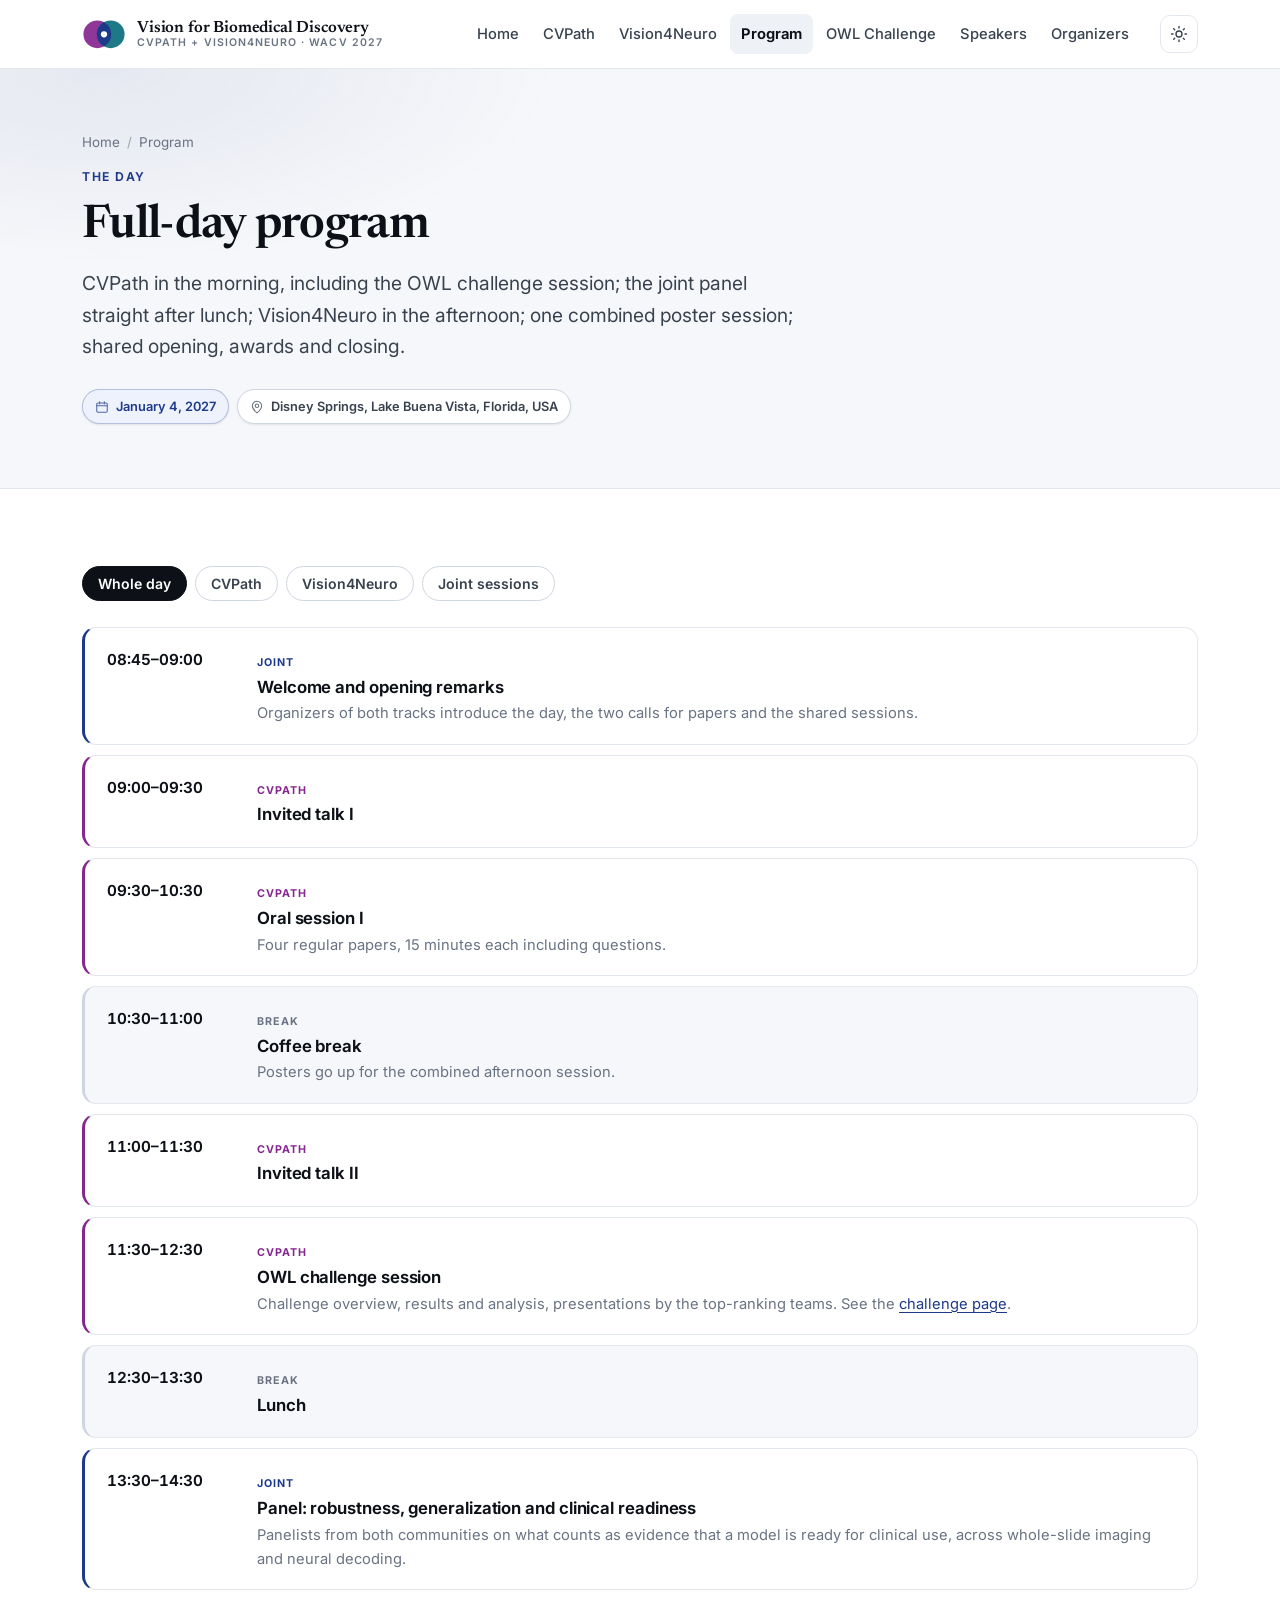
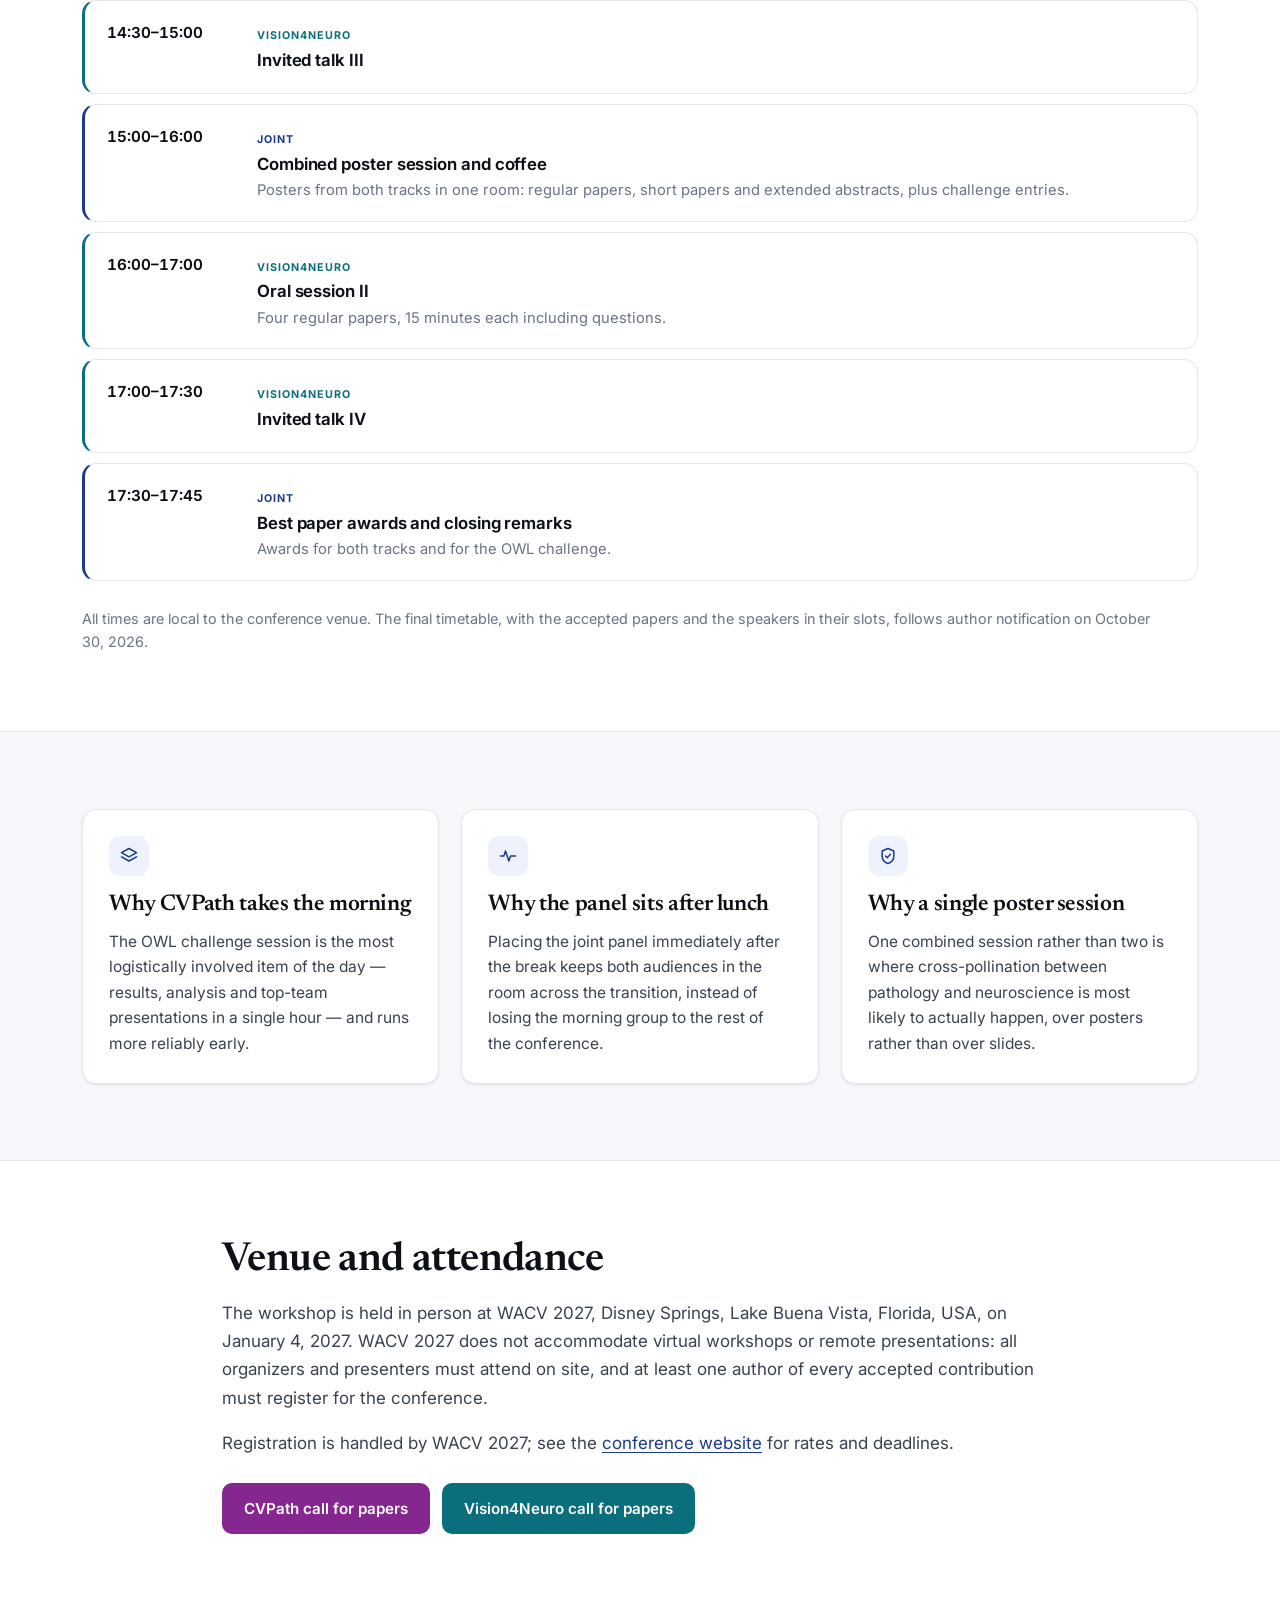
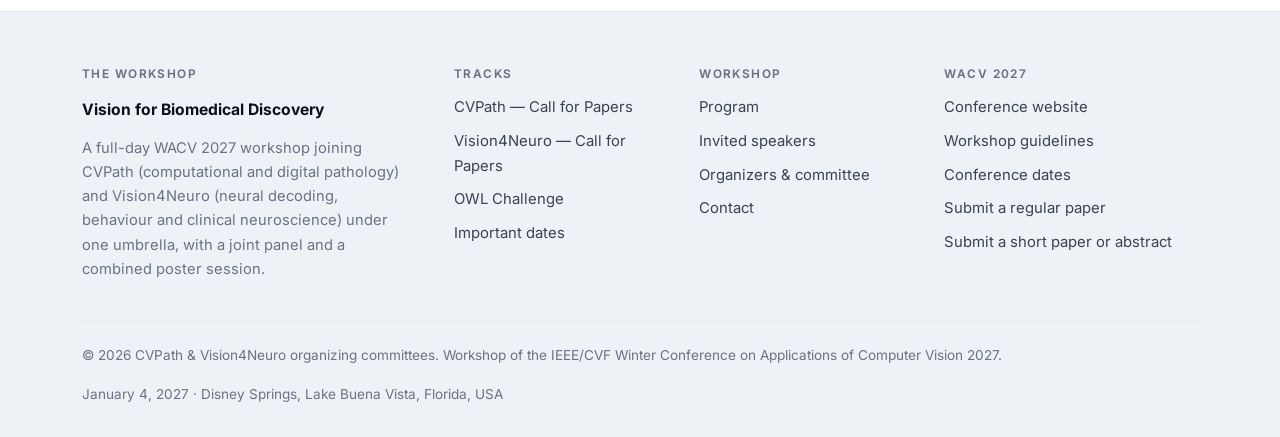
<file: program.html>
<!DOCTYPE html>
<html lang="en">
<head>
  <meta charset="utf-8">
  <meta name="viewport" content="width=device-width, initial-scale=1">
  <title>Program | Vision for Biomedical Discovery, WACV 2027</title>
  <meta name="description" content="Full-day schedule: CVPath and the OWL challenge in the morning, joint panel on clinical readiness after lunch, Vision4Neuro in the afternoon.">
  <meta name="keywords" content="WACV 2027 workshop, computational pathology, digital pathology, computer vision, neural decoding, EEG, fMRI, brain-computer interface, foundation models, whole-slide imaging, CVPath, Vision4Neuro">
  <meta name="author" content="CVPath and Vision4Neuro organizing committees">
  <meta name="robots" content="index, follow, max-image-preview:large">
  <link rel="canonical" href="https://cvpath-vision4neuro.github.io/wacv2027/program.html">

  <meta property="og:type" content="website">
  <meta property="og:site_name" content="Vision for Biomedical Discovery (CVPath + Vision4Neuro)">
  <meta property="og:title" content="Program | Vision for Biomedical Discovery, WACV 2027">
  <meta property="og:description" content="Full-day schedule: CVPath and the OWL challenge in the morning, joint panel on clinical readiness after lunch, Vision4Neuro in the afternoon.">
  <meta property="og:url" content="https://cvpath-vision4neuro.github.io/wacv2027/program.html">
  <meta property="og:image" content="https://cvpath-vision4neuro.github.io/wacv2027/assets/img/og-image.png">
  <meta property="og:image:width" content="1200">
  <meta property="og:image:height" content="630">
  <meta property="og:image:alt" content="Vision for Biomedical Discovery, a full-day WACV 2027 workshop combining CVPath and Vision4Neuro">
  <meta property="og:locale" content="en_US">
  <meta name="twitter:card" content="summary_large_image">
  <meta name="twitter:title" content="Program | Vision for Biomedical Discovery, WACV 2027">
  <meta name="twitter:description" content="Full-day schedule: CVPath and the OWL challenge in the morning, joint panel on clinical readiness after lunch, Vision4Neuro in the afternoon.">
  <meta name="twitter:image" content="https://cvpath-vision4neuro.github.io/wacv2027/assets/img/og-image.png">

  <link rel="icon" href="assets/img/favicon.svg" type="image/svg+xml">
  <link rel="alternate icon" href="assets/img/favicon-32.png" sizes="32x32">
  <link rel="apple-touch-icon" href="assets/img/apple-touch-icon.png">
  <link rel="manifest" href="site.webmanifest">
  <meta name="theme-color" content="#0d1117">

  <link rel="preconnect" href="https://fonts.googleapis.com">
  <link rel="preconnect" href="https://fonts.gstatic.com" crossorigin>
  <link rel="stylesheet" href="https://fonts.googleapis.com/css2?family=Inter:wght@400;500;600;700&family=Newsreader:opsz,wght@6..72,400;6..72,500;6..72,600&display=swap">
  <link rel="stylesheet" href="assets/css/styles.css">
  <script>
    (function () {
      try {
        var t = localStorage.getItem("vbd-theme");
        if (!t) t = window.matchMedia("(prefers-color-scheme: dark)").matches ? "dark" : "light";
        document.documentElement.setAttribute("data-theme", t);
      } catch (e) {}
    })();
  </script>
  <script type="application/ld+json">{
  "@context": "https://schema.org",
  "@type": "BreadcrumbList",
  "itemListElement": [
    {
      "@type": "ListItem",
      "position": 1,
      "name": "Home",
      "item": "https://cvpath-vision4neuro.github.io/wacv2027/"
    },
    {
      "@type": "ListItem",
      "position": 2,
      "name": "Program",
      "item": "https://cvpath-vision4neuro.github.io/wacv2027/program.html"
    }
  ]
}</script>
</head>
<body>
  <a class="skip-link" href="#main">Skip to main content</a>
<header class="site-header">
  <nav class="container nav" aria-label="Main">
    <a class="brand" href="index.html">
      <svg class="brand__mark" viewBox="8 36 184 128" role="img" aria-label="Vision for Biomedical Discovery logo" focusable="false">
        <defs><clipPath id="vbdClip"><circle cx="72" cy="100" r="58"/></clipPath></defs>
        <circle cx="72" cy="100" r="58" fill="#86268f" opacity=".92"/>
        <circle cx="128" cy="100" r="58" fill="#0b6e7d" opacity=".92"/>
        <circle cx="128" cy="100" r="58" fill="#1d3a8a" clip-path="url(#vbdClip)"/>
        <circle cx="100" cy="100" r="13" fill="#ffffff"/>
      </svg>
      <span class="brand__text">
        <span class="brand__title">Vision for Biomedical Discovery</span>
        <span class="brand__sub">CVPath + Vision4Neuro &middot; WACV 2027</span>
      </span>
    </a>
    <div class="nav__links" id="nav-links">
      <a href="index.html">Home</a>
      <a href="cvpath.html">CVPath</a>
      <a href="vision4neuro.html">Vision4Neuro</a>
      <a href="program.html" aria-current="page">Program</a>
      <a href="challenge.html">OWL Challenge</a>
      <a href="speakers.html">Speakers</a>
      <a href="organizers.html">Organizers</a>
    </div>
    <div class="nav__actions">
      <button class="icon-btn theme-toggle" type="button" aria-label="Switch colour theme">
        <svg class="icon-sun" viewBox="0 0 24 24" fill="none" stroke="currentColor" stroke-width="1.8" stroke-linecap="round" aria-hidden="true"><circle cx="12" cy="12" r="4"/><path d="M12 2v2M12 20v2M4.9 4.9l1.4 1.4M17.7 17.7l1.4 1.4M2 12h2M20 12h2M4.9 19.1l1.4-1.4M17.7 6.3l1.4-1.4"/></svg>
        <svg class="icon-moon" viewBox="0 0 24 24" fill="none" stroke="currentColor" stroke-width="1.8" stroke-linecap="round" stroke-linejoin="round" aria-hidden="true"><path d="M21 12.8A9 9 0 1 1 11.2 3a7 7 0 0 0 9.8 9.8Z"/></svg>
      </button>
      <button class="icon-btn nav__toggle" type="button" aria-expanded="false" aria-controls="nav-links" aria-label="Open menu">
        <svg viewBox="0 0 24 24" fill="none" stroke="currentColor" stroke-width="1.9" stroke-linecap="round" aria-hidden="true"><path d="M4 7h16M4 12h16M4 17h16"/></svg>
      </button>
    </div>
  </nav>
</header>
  <main id="main">
    <section class="page-head">
      <div class="container">
        <nav class="breadcrumb" aria-label="Breadcrumb"><a href="index.html">Home</a><span>/</span>Program</nav>
        <span class="eyebrow">The day</span>
        <h1>Full-day program</h1>
        <p class="lead">CVPath in the morning, including the OWL challenge session; the joint panel straight after lunch; Vision4Neuro in the afternoon; one combined poster session; shared opening, awards and closing.</p>
        <div class="badge-row mt-m">
          <span class="badge badge--brand"><svg viewBox="0 0 24 24" fill="none" stroke="currentColor" stroke-width="1.8" stroke-linecap="round" aria-hidden="true"><rect x="3" y="5" width="18" height="16" rx="2"/><path d="M8 3v4M16 3v4M3 10h18"/></svg> January 4, 2027</span>
          <span class="badge"><svg viewBox="0 0 24 24" fill="none" stroke="currentColor" stroke-width="1.8" stroke-linecap="round" aria-hidden="true"><path d="M20 10c0 6-8 12-8 12S4 16 4 10a8 8 0 1 1 16 0Z"/><circle cx="12" cy="10" r="3"/></svg> Disney Springs, Lake Buena Vista, Florida, USA</span>
        </div>
      </div>
    </section>

    <section class="section">
      <div class="container">
        <div class="track-filter" role="group" aria-label="Filter the program by track">
          <button type="button" data-track="all" aria-pressed="true">Whole day</button>
          <button type="button" data-track="cvpath" aria-pressed="false">CVPath</button>
          <button type="button" data-track="neuro" aria-pressed="false">Vision4Neuro</button>
          <button type="button" data-track="joint" aria-pressed="false">Joint sessions</button>
        </div>
        <div class="timeline">
          <article class="slot slot--joint" data-track="joint">
            <p class="slot__time">08:45–09:00</p>
            <div class="slot__body">
              <span class="slot__tag">Joint</span>
              <h4>Welcome and opening remarks</h4>
              <p>Organizers of both tracks introduce the day, the two calls for papers and the shared sessions.</p>
            </div>
          </article>
          <article class="slot slot--cvpath" data-track="cvpath">
            <p class="slot__time">09:00–09:30</p>
            <div class="slot__body">
              <span class="slot__tag">CVPath</span>
              <h4>Invited talk I</h4>
            </div>
          </article>
          <article class="slot slot--cvpath" data-track="cvpath">
            <p class="slot__time">09:30–10:30</p>
            <div class="slot__body">
              <span class="slot__tag">CVPath</span>
              <h4>Oral session I</h4>
              <p>Four regular papers, 15 minutes each including questions.</p>
            </div>
          </article>
          <article class="slot slot--break" data-track="break">
            <p class="slot__time">10:30–11:00</p>
            <div class="slot__body">
              <span class="slot__tag">Break</span>
              <h4>Coffee break</h4>
              <p>Posters go up for the combined afternoon session.</p>
            </div>
          </article>
          <article class="slot slot--cvpath" data-track="cvpath">
            <p class="slot__time">11:00–11:30</p>
            <div class="slot__body">
              <span class="slot__tag">CVPath</span>
              <h4>Invited talk II</h4>
            </div>
          </article>
          <article class="slot slot--cvpath" data-track="cvpath">
            <p class="slot__time">11:30–12:30</p>
            <div class="slot__body">
              <span class="slot__tag">CVPath</span>
              <h4>OWL challenge session</h4>
              <p>Challenge overview, results and analysis, presentations by the top-ranking teams. See the <a href="challenge.html">challenge page</a>.</p>
            </div>
          </article>
          <article class="slot slot--break" data-track="break">
            <p class="slot__time">12:30–13:30</p>
            <div class="slot__body">
              <span class="slot__tag">Break</span>
              <h4>Lunch</h4>
              
            </div>
          </article>
          <article class="slot slot--joint" data-track="joint">
            <p class="slot__time">13:30–14:30</p>
            <div class="slot__body">
              <span class="slot__tag">Joint</span>
              <h4>Panel: robustness, generalization and clinical readiness</h4>
              <p>Panelists from both communities on what counts as evidence that a model is ready for clinical use, across whole-slide imaging and neural decoding.</p>
            </div>
          </article>
          <article class="slot slot--neuro" data-track="neuro">
            <p class="slot__time">14:30–15:00</p>
            <div class="slot__body">
              <span class="slot__tag">Vision4Neuro</span>
              <h4>Invited talk III</h4>
            </div>
          </article>
          <article class="slot slot--joint" data-track="joint cvpath neuro">
            <p class="slot__time">15:00–16:00</p>
            <div class="slot__body">
              <span class="slot__tag">Joint</span>
              <h4>Combined poster session and coffee</h4>
              <p>Posters from both tracks in one room: regular papers, short papers and extended abstracts, plus challenge entries.</p>
            </div>
          </article>
          <article class="slot slot--neuro" data-track="neuro">
            <p class="slot__time">16:00–17:00</p>
            <div class="slot__body">
              <span class="slot__tag">Vision4Neuro</span>
              <h4>Oral session II</h4>
              <p>Four regular papers, 15 minutes each including questions.</p>
            </div>
          </article>
          <article class="slot slot--neuro" data-track="neuro">
            <p class="slot__time">17:00–17:30</p>
            <div class="slot__body">
              <span class="slot__tag">Vision4Neuro</span>
              <h4>Invited talk IV</h4>
            </div>
          </article>
          <article class="slot slot--joint" data-track="joint">
            <p class="slot__time">17:30–17:45</p>
            <div class="slot__body">
              <span class="slot__tag">Joint</span>
              <h4>Best paper awards and closing remarks</h4>
              <p>Awards for both tracks and for the OWL challenge.</p>
            </div>
          </article>
        </div>
        <p class="small muted mt-m">All times are local to the conference venue. The final timetable, with the accepted papers and the speakers in their slots, follows author notification on October 30, 2026.</p>
      </div>
    </section>

    <section class="section section--soft">
      <div class="container">
        <div class="grid grid--3">
          <article class="card">
            <div class="card__icon"><svg viewBox="0 0 24 24" fill="none" stroke="currentColor" stroke-width="1.8" stroke-linecap="round" stroke-linejoin="round" aria-hidden="true"><path d="m12 3 9 5-9 5-9-5Z"/><path d="m3 13 9 5 9-5"/></svg></div>
            <h3>Why CVPath takes the morning</h3>
            <p>The OWL challenge session is the most logistically involved item of the day &mdash; results, analysis and top-team presentations in a single hour &mdash; and runs more reliably early.</p>
          </article>
          <article class="card">
            <div class="card__icon"><svg viewBox="0 0 24 24" fill="none" stroke="currentColor" stroke-width="1.8" stroke-linecap="round" stroke-linejoin="round" aria-hidden="true"><path d="M3 12h4l2-6 4 12 2-6h6"/></svg></div>
            <h3>Why the panel sits after lunch</h3>
            <p>Placing the joint panel immediately after the break keeps both audiences in the room across the transition, instead of losing the morning group to the rest of the conference.</p>
          </article>
          <article class="card">
            <div class="card__icon"><svg viewBox="0 0 24 24" fill="none" stroke="currentColor" stroke-width="1.8" stroke-linecap="round" stroke-linejoin="round" aria-hidden="true"><path d="M12 3 5 6v6c0 4.5 3 7.8 7 9 4-1.2 7-4.5 7-9V6Z"/><path d="m9 12 2 2 4-4"/></svg></div>
            <h3>Why a single poster session</h3>
            <p>One combined session rather than two is where cross-pollination between pathology and neuroscience is most likely to actually happen, over posters rather than over slides.</p>
          </article>
        </div>
      </div>
    </section>

    <section class="section">
      <div class="container container--narrow">
        <h2>Venue and attendance</h2>
        <p class="mt-s">The workshop is held in person at WACV 2027, Disney Springs, Lake Buena Vista, Florida, USA, on January 4, 2027. WACV 2027 does not accommodate virtual workshops or remote presentations: all organizers and presenters must attend on site, and at least one author of every accepted contribution must register for the conference.</p>
        <p>Registration is handled by WACV 2027; see the <a href="https://wacv.thecvf.com/Conferences/2027" rel="noopener">conference website</a> for rates and deadlines.</p>
        <div class="btn-row mt-m">
          <a class="btn btn--cvpath" href="cvpath.html">CVPath call for papers</a>
          <a class="btn btn--neuro" href="vision4neuro.html">Vision4Neuro call for papers</a>
        </div>
      </div>
    </section>

  </main>
<footer class="site-footer">
  <div class="container">
    <div class="footer-grid">
      <div class="footer-about">
        <h4>The workshop</h4>
        <strong style="color:var(--ink);font-size:.98rem">Vision for Biomedical Discovery</strong>
        <p>A full-day WACV 2027 workshop joining CVPath (computational and digital pathology) and Vision4Neuro (neural decoding, behaviour and clinical neuroscience) under one umbrella, with a joint panel and a combined poster session.</p>
      </div>
      <div>
        <h4>Tracks</h4>
        <ul class="footer-links">
          <li><a href="cvpath.html">CVPath &mdash; Call for Papers</a></li>
          <li><a href="vision4neuro.html">Vision4Neuro &mdash; Call for Papers</a></li>
          <li><a href="challenge.html">OWL Challenge</a></li>
          <li><a href="index.html#dates">Important dates</a></li>
        </ul>
      </div>
      <div>
        <h4>Workshop</h4>
        <ul class="footer-links">
          <li><a href="program.html">Program</a></li>
          <li><a href="speakers.html">Invited speakers</a></li>
          <li><a href="organizers.html">Organizers &amp; committee</a></li>
          <li><a href="organizers.html#contact">Contact</a></li>
        </ul>
      </div>
      <div>
        <h4>WACV 2027</h4>
        <ul class="footer-links">
          <li><a href="https://wacv.thecvf.com/Conferences/2027" rel="noopener">Conference website</a></li>
          <li><a href="https://wacv.thecvf.com/Conferences/2027/CallForWorkshops" rel="noopener">Workshop guidelines</a></li>
          <li><a href="https://wacv.thecvf.com/Conferences/2027/Dates" rel="noopener">Conference dates</a></li>
          <li><a href="https://openreview.net/group?id=thecvf.com/WACV/2027/Workshop/CVPath-Vision4Neuro" rel="noopener">Submit a regular paper</a></li>
          <li><a href="https://openreview.net/group?id=thecvf.com/WACV/2027/Workshop/CVPath-Vision4Neuro-Short-Papers-And-Abstracts" rel="noopener">Submit a short paper or abstract</a></li>
        </ul>
      </div>
    </div>
    <div class="footer-bottom">
      <span>&copy; 2026 CVPath &amp; Vision4Neuro organizing committees. Workshop of the IEEE/CVF Winter Conference on Applications of Computer Vision 2027.</span>
      <span>January 4, 2027 &middot; Disney Springs, Lake Buena Vista, Florida, USA</span>
    </div>
  </div>
</footer>
  <script src="assets/js/main.js" defer></script>
</body>
</html>
</file>
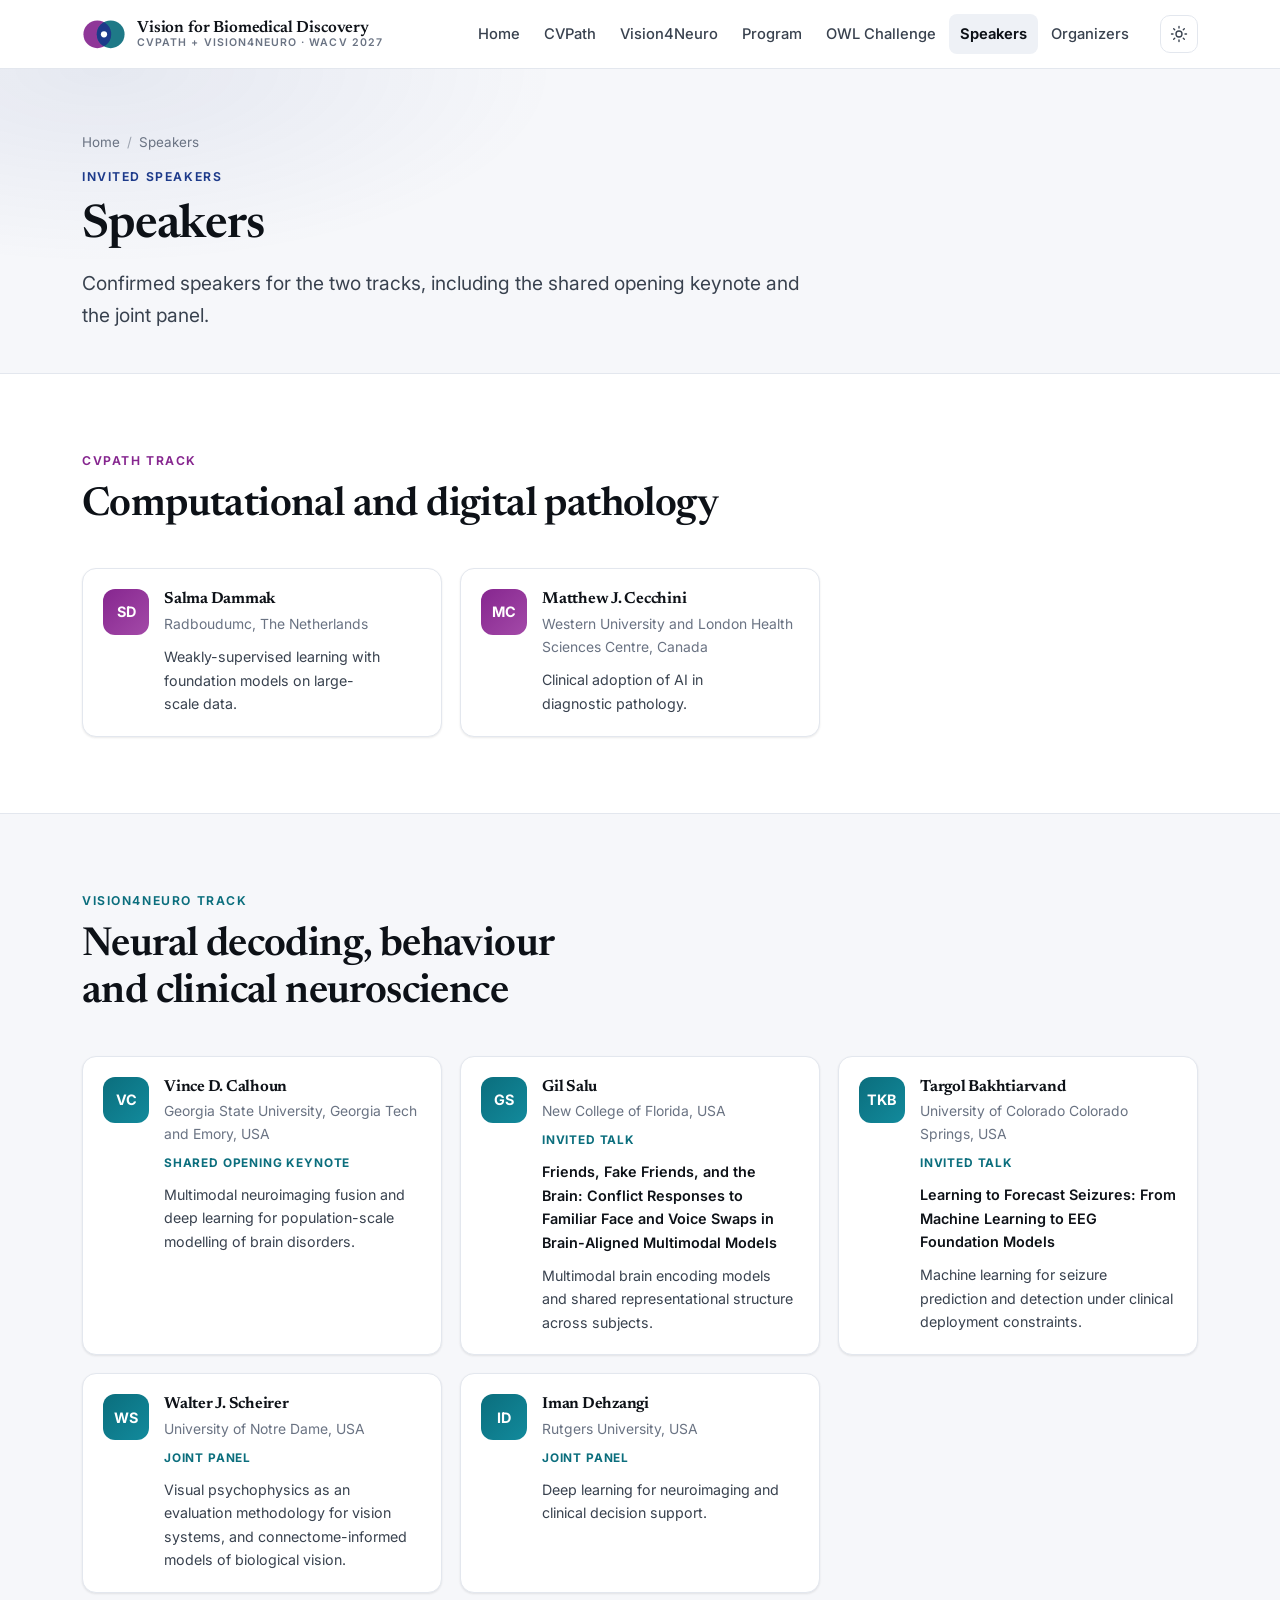
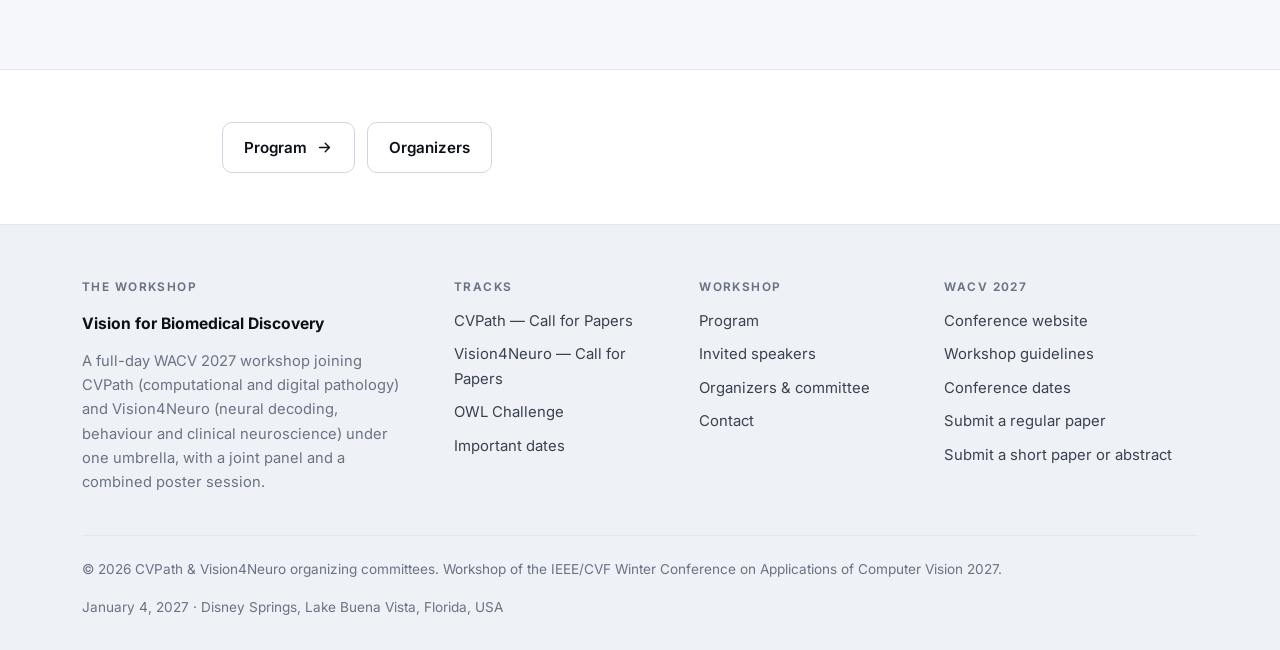
<file: speakers.html>
<!DOCTYPE html>
<html lang="en">
<head>
  <meta charset="utf-8">
  <meta name="viewport" content="width=device-width, initial-scale=1">
  <title>Invited Speakers | CVPath + Vision4Neuro, WACV 2027</title>
  <meta name="description" content="Confirmed invited speakers of the combined WACV 2027 workshop, across the CVPath and Vision4Neuro tracks in pathology and clinical neuroscience.">
  <meta name="keywords" content="WACV 2027 workshop, computational pathology, digital pathology, computer vision, neural decoding, EEG, fMRI, brain-computer interface, foundation models, whole-slide imaging, CVPath, Vision4Neuro">
  <meta name="author" content="CVPath and Vision4Neuro organizing committees">
  <meta name="robots" content="index, follow, max-image-preview:large">
  <link rel="canonical" href="https://cvpath-vision4neuro.github.io/wacv2027/speakers.html">

  <meta property="og:type" content="website">
  <meta property="og:site_name" content="Vision for Biomedical Discovery (CVPath + Vision4Neuro)">
  <meta property="og:title" content="Invited Speakers | CVPath + Vision4Neuro, WACV 2027">
  <meta property="og:description" content="Confirmed invited speakers of the combined WACV 2027 workshop, across the CVPath and Vision4Neuro tracks in pathology and clinical neuroscience.">
  <meta property="og:url" content="https://cvpath-vision4neuro.github.io/wacv2027/speakers.html">
  <meta property="og:image" content="https://cvpath-vision4neuro.github.io/wacv2027/assets/img/og-image.png">
  <meta property="og:image:width" content="1200">
  <meta property="og:image:height" content="630">
  <meta property="og:image:alt" content="Vision for Biomedical Discovery, a full-day WACV 2027 workshop combining CVPath and Vision4Neuro">
  <meta property="og:locale" content="en_US">
  <meta name="twitter:card" content="summary_large_image">
  <meta name="twitter:title" content="Invited Speakers | CVPath + Vision4Neuro, WACV 2027">
  <meta name="twitter:description" content="Confirmed invited speakers of the combined WACV 2027 workshop, across the CVPath and Vision4Neuro tracks in pathology and clinical neuroscience.">
  <meta name="twitter:image" content="https://cvpath-vision4neuro.github.io/wacv2027/assets/img/og-image.png">

  <link rel="icon" href="assets/img/favicon.svg" type="image/svg+xml">
  <link rel="alternate icon" href="assets/img/favicon-32.png" sizes="32x32">
  <link rel="apple-touch-icon" href="assets/img/apple-touch-icon.png">
  <link rel="manifest" href="site.webmanifest">
  <meta name="theme-color" content="#0d1117">

  <link rel="preconnect" href="https://fonts.googleapis.com">
  <link rel="preconnect" href="https://fonts.gstatic.com" crossorigin>
  <link rel="stylesheet" href="https://fonts.googleapis.com/css2?family=Inter:wght@400;500;600;700&family=Newsreader:opsz,wght@6..72,400;6..72,500;6..72,600&display=swap">
  <link rel="stylesheet" href="assets/css/styles.css">
  <script>
    (function () {
      try {
        var t = localStorage.getItem("vbd-theme");
        if (!t) t = window.matchMedia("(prefers-color-scheme: dark)").matches ? "dark" : "light";
        document.documentElement.setAttribute("data-theme", t);
      } catch (e) {}
    })();
  </script>
  <script type="application/ld+json">{
  "@context": "https://schema.org",
  "@type": "BreadcrumbList",
  "itemListElement": [
    {
      "@type": "ListItem",
      "position": 1,
      "name": "Home",
      "item": "https://cvpath-vision4neuro.github.io/wacv2027/"
    },
    {
      "@type": "ListItem",
      "position": 2,
      "name": "Speakers",
      "item": "https://cvpath-vision4neuro.github.io/wacv2027/speakers.html"
    }
  ]
}</script>
</head>
<body>
  <a class="skip-link" href="#main">Skip to main content</a>
<header class="site-header">
  <nav class="container nav" aria-label="Main">
    <a class="brand" href="index.html">
      <svg class="brand__mark" viewBox="8 36 184 128" role="img" aria-label="Vision for Biomedical Discovery logo" focusable="false">
        <defs><clipPath id="vbdClip"><circle cx="72" cy="100" r="58"/></clipPath></defs>
        <circle cx="72" cy="100" r="58" fill="#86268f" opacity=".92"/>
        <circle cx="128" cy="100" r="58" fill="#0b6e7d" opacity=".92"/>
        <circle cx="128" cy="100" r="58" fill="#1d3a8a" clip-path="url(#vbdClip)"/>
        <circle cx="100" cy="100" r="13" fill="#ffffff"/>
      </svg>
      <span class="brand__text">
        <span class="brand__title">Vision for Biomedical Discovery</span>
        <span class="brand__sub">CVPath + Vision4Neuro &middot; WACV 2027</span>
      </span>
    </a>
    <div class="nav__links" id="nav-links">
      <a href="index.html">Home</a>
      <a href="cvpath.html">CVPath</a>
      <a href="vision4neuro.html">Vision4Neuro</a>
      <a href="program.html">Program</a>
      <a href="challenge.html">OWL Challenge</a>
      <a href="speakers.html" aria-current="page">Speakers</a>
      <a href="organizers.html">Organizers</a>
    </div>
    <div class="nav__actions">
      <button class="icon-btn theme-toggle" type="button" aria-label="Switch colour theme">
        <svg class="icon-sun" viewBox="0 0 24 24" fill="none" stroke="currentColor" stroke-width="1.8" stroke-linecap="round" aria-hidden="true"><circle cx="12" cy="12" r="4"/><path d="M12 2v2M12 20v2M4.9 4.9l1.4 1.4M17.7 17.7l1.4 1.4M2 12h2M20 12h2M4.9 19.1l1.4-1.4M17.7 6.3l1.4-1.4"/></svg>
        <svg class="icon-moon" viewBox="0 0 24 24" fill="none" stroke="currentColor" stroke-width="1.8" stroke-linecap="round" stroke-linejoin="round" aria-hidden="true"><path d="M21 12.8A9 9 0 1 1 11.2 3a7 7 0 0 0 9.8 9.8Z"/></svg>
      </button>
      <button class="icon-btn nav__toggle" type="button" aria-expanded="false" aria-controls="nav-links" aria-label="Open menu">
        <svg viewBox="0 0 24 24" fill="none" stroke="currentColor" stroke-width="1.9" stroke-linecap="round" aria-hidden="true"><path d="M4 7h16M4 12h16M4 17h16"/></svg>
      </button>
    </div>
  </nav>
</header>
  <main id="main">
    <section class="page-head">
      <div class="container">
        <nav class="breadcrumb" aria-label="Breadcrumb"><a href="index.html">Home</a><span>/</span>Speakers</nav>
        <span class="eyebrow">Invited speakers</span>
        <h1>Speakers</h1>
        <p class="lead">Confirmed speakers for the two tracks, including the shared opening keynote and the joint panel.</p>
      </div>
    </section>

    <section class="section">
      <div class="container">
        <div class="section__head">
          <span class="eyebrow eyebrow--cvpath">CVPath track</span>
          <h2>Computational and digital pathology</h2>
        </div>
        <div class="people">
          <article class="person">
        <span class="avatar avatar--cvpath" aria-hidden="true">SD</span>
        <div>
        <h3 class="person__name">Salma Dammak</h3>
        <p class="person__aff">Radboudumc, The Netherlands</p>
        <p class="person__bio">Weakly-supervised learning with foundation models on large-scale data.</p>
        </div></article>
          <article class="person">
        <span class="avatar avatar--cvpath" aria-hidden="true">MC</span>
        <div>
        <h3 class="person__name">Matthew J. Cecchini</h3>
        <p class="person__aff">Western University and London Health Sciences Centre, Canada</p>
        <p class="person__bio">Clinical adoption of AI in diagnostic pathology.</p>
        </div></article>
        </div>
      </div>
    </section>

    <section class="section section--soft">
      <div class="container">
        <div class="section__head">
          <span class="eyebrow eyebrow--neuro">Vision4Neuro track</span>
          <h2>Neural decoding, behaviour and clinical neuroscience</h2>
        </div>
        <div class="people">
          <article class="person">
        <span class="avatar avatar--neuro" aria-hidden="true">VC</span>
        <div>
        <h3 class="person__name">Vince D. Calhoun</h3>
        <p class="person__aff">Georgia State University, Georgia Tech and Emory, USA</p>
        <p class="person__role person__role--neuro">Shared opening keynote</p>
        <p class="person__bio">Multimodal neuroimaging fusion and deep learning for population-scale modelling of brain disorders.</p>
        </div></article>
          <article class="person">
        <span class="avatar avatar--neuro" aria-hidden="true">GS</span>
        <div>
        <h3 class="person__name">Gil Salu</h3>
        <p class="person__aff">New College of Florida, USA</p>
        <p class="person__role person__role--neuro">Invited talk</p>
        <p class="person__talk">Friends, Fake Friends, and the Brain: Conflict Responses to Familiar Face and Voice Swaps in Brain-Aligned Multimodal Models</p>
        <p class="person__bio">Multimodal brain encoding models and shared representational structure across subjects.</p>
        </div></article>
          <article class="person">
        <span class="avatar avatar--neuro" aria-hidden="true">TKB</span>
        <div>
        <h3 class="person__name">Targol Bakhtiarvand</h3>
        <p class="person__aff">University of Colorado Colorado Springs, USA</p>
        <p class="person__role person__role--neuro">Invited talk</p>
        <p class="person__talk">Learning to Forecast Seizures: From Machine Learning to EEG Foundation Models</p>
        <p class="person__bio">Machine learning for seizure prediction and detection under clinical deployment constraints.</p>
        </div></article>
          <article class="person">
        <span class="avatar avatar--neuro" aria-hidden="true">WS</span>
        <div>
        <h3 class="person__name">Walter J. Scheirer</h3>
        <p class="person__aff">University of Notre Dame, USA</p>
        <p class="person__role person__role--neuro">Joint panel</p>
        <p class="person__bio">Visual psychophysics as an evaluation methodology for vision systems, and connectome-informed models of biological vision.</p>
        </div></article>
          <article class="person">
        <span class="avatar avatar--neuro" aria-hidden="true">ID</span>
        <div>
        <h3 class="person__name">Iman Dehzangi</h3>
        <p class="person__aff">Rutgers University, USA</p>
        <p class="person__role person__role--neuro">Joint panel</p>
        <p class="person__bio">Deep learning for neuroimaging and clinical decision support.</p>
        </div></article>
        </div>
      </div>
    </section>

    <section class="section section--tight">
      <div class="container container--narrow">
        <div class="btn-row">
          <a class="btn btn--ghost" href="program.html">Program <svg viewBox="0 0 24 24" fill="none" stroke="currentColor" stroke-width="2" stroke-linecap="round" stroke-linejoin="round" aria-hidden="true"><path d="M5 12h14M13 6l6 6-6 6"/></svg></a>
          <a class="btn btn--ghost" href="organizers.html">Organizers</a>
        </div>
      </div>
    </section>

  </main>
<footer class="site-footer">
  <div class="container">
    <div class="footer-grid">
      <div class="footer-about">
        <h4>The workshop</h4>
        <strong style="color:var(--ink);font-size:.98rem">Vision for Biomedical Discovery</strong>
        <p>A full-day WACV 2027 workshop joining CVPath (computational and digital pathology) and Vision4Neuro (neural decoding, behaviour and clinical neuroscience) under one umbrella, with a joint panel and a combined poster session.</p>
      </div>
      <div>
        <h4>Tracks</h4>
        <ul class="footer-links">
          <li><a href="cvpath.html">CVPath &mdash; Call for Papers</a></li>
          <li><a href="vision4neuro.html">Vision4Neuro &mdash; Call for Papers</a></li>
          <li><a href="challenge.html">OWL Challenge</a></li>
          <li><a href="index.html#dates">Important dates</a></li>
        </ul>
      </div>
      <div>
        <h4>Workshop</h4>
        <ul class="footer-links">
          <li><a href="program.html">Program</a></li>
          <li><a href="speakers.html">Invited speakers</a></li>
          <li><a href="organizers.html">Organizers &amp; committee</a></li>
          <li><a href="organizers.html#contact">Contact</a></li>
        </ul>
      </div>
      <div>
        <h4>WACV 2027</h4>
        <ul class="footer-links">
          <li><a href="https://wacv.thecvf.com/Conferences/2027" rel="noopener">Conference website</a></li>
          <li><a href="https://wacv.thecvf.com/Conferences/2027/CallForWorkshops" rel="noopener">Workshop guidelines</a></li>
          <li><a href="https://wacv.thecvf.com/Conferences/2027/Dates" rel="noopener">Conference dates</a></li>
          <li><a href="https://openreview.net/group?id=thecvf.com/WACV/2027/Workshop/CVPath-Vision4Neuro" rel="noopener">Submit a regular paper</a></li>
          <li><a href="https://openreview.net/group?id=thecvf.com/WACV/2027/Workshop/CVPath-Vision4Neuro-Short-Papers-And-Abstracts" rel="noopener">Submit a short paper or abstract</a></li>
        </ul>
      </div>
    </div>
    <div class="footer-bottom">
      <span>&copy; 2026 CVPath &amp; Vision4Neuro organizing committees. Workshop of the IEEE/CVF Winter Conference on Applications of Computer Vision 2027.</span>
      <span>January 4, 2027 &middot; Disney Springs, Lake Buena Vista, Florida, USA</span>
    </div>
  </div>
</footer>
  <script src="assets/js/main.js" defer></script>
</body>
</html>
</file>
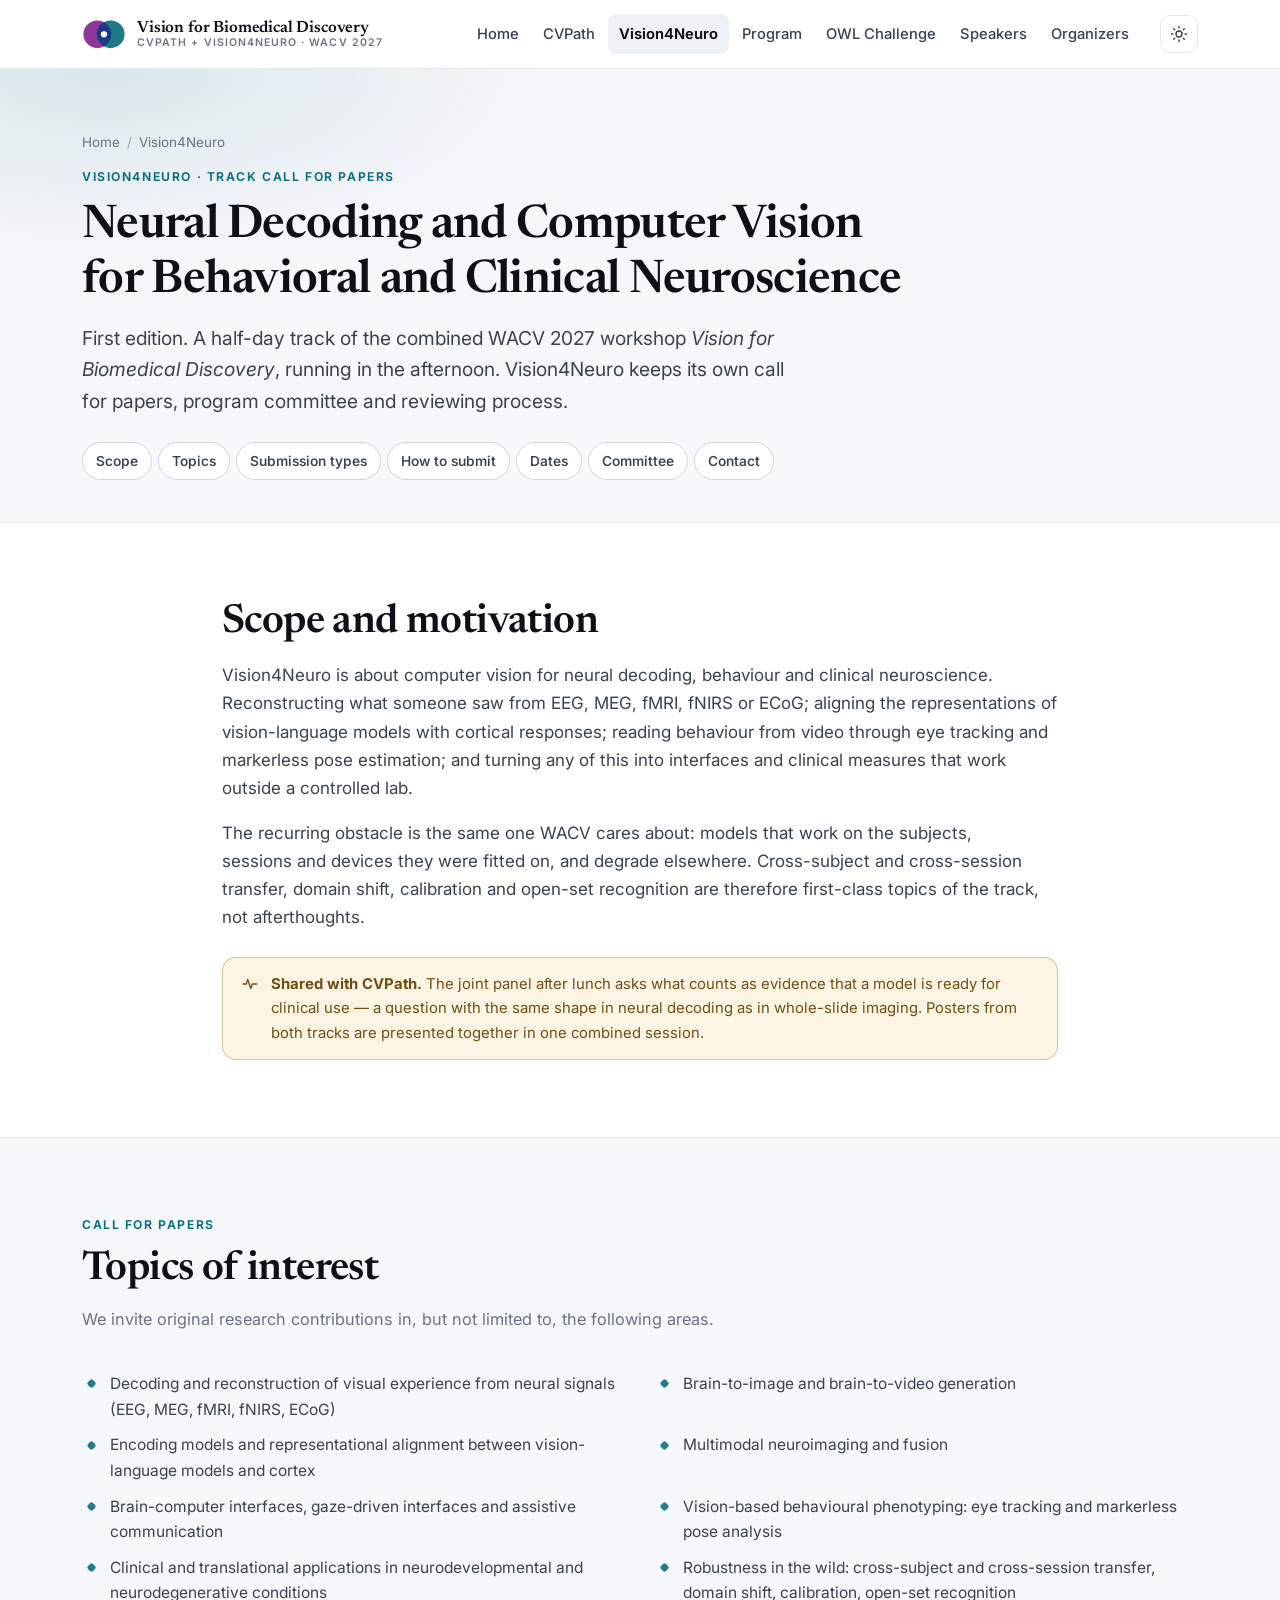
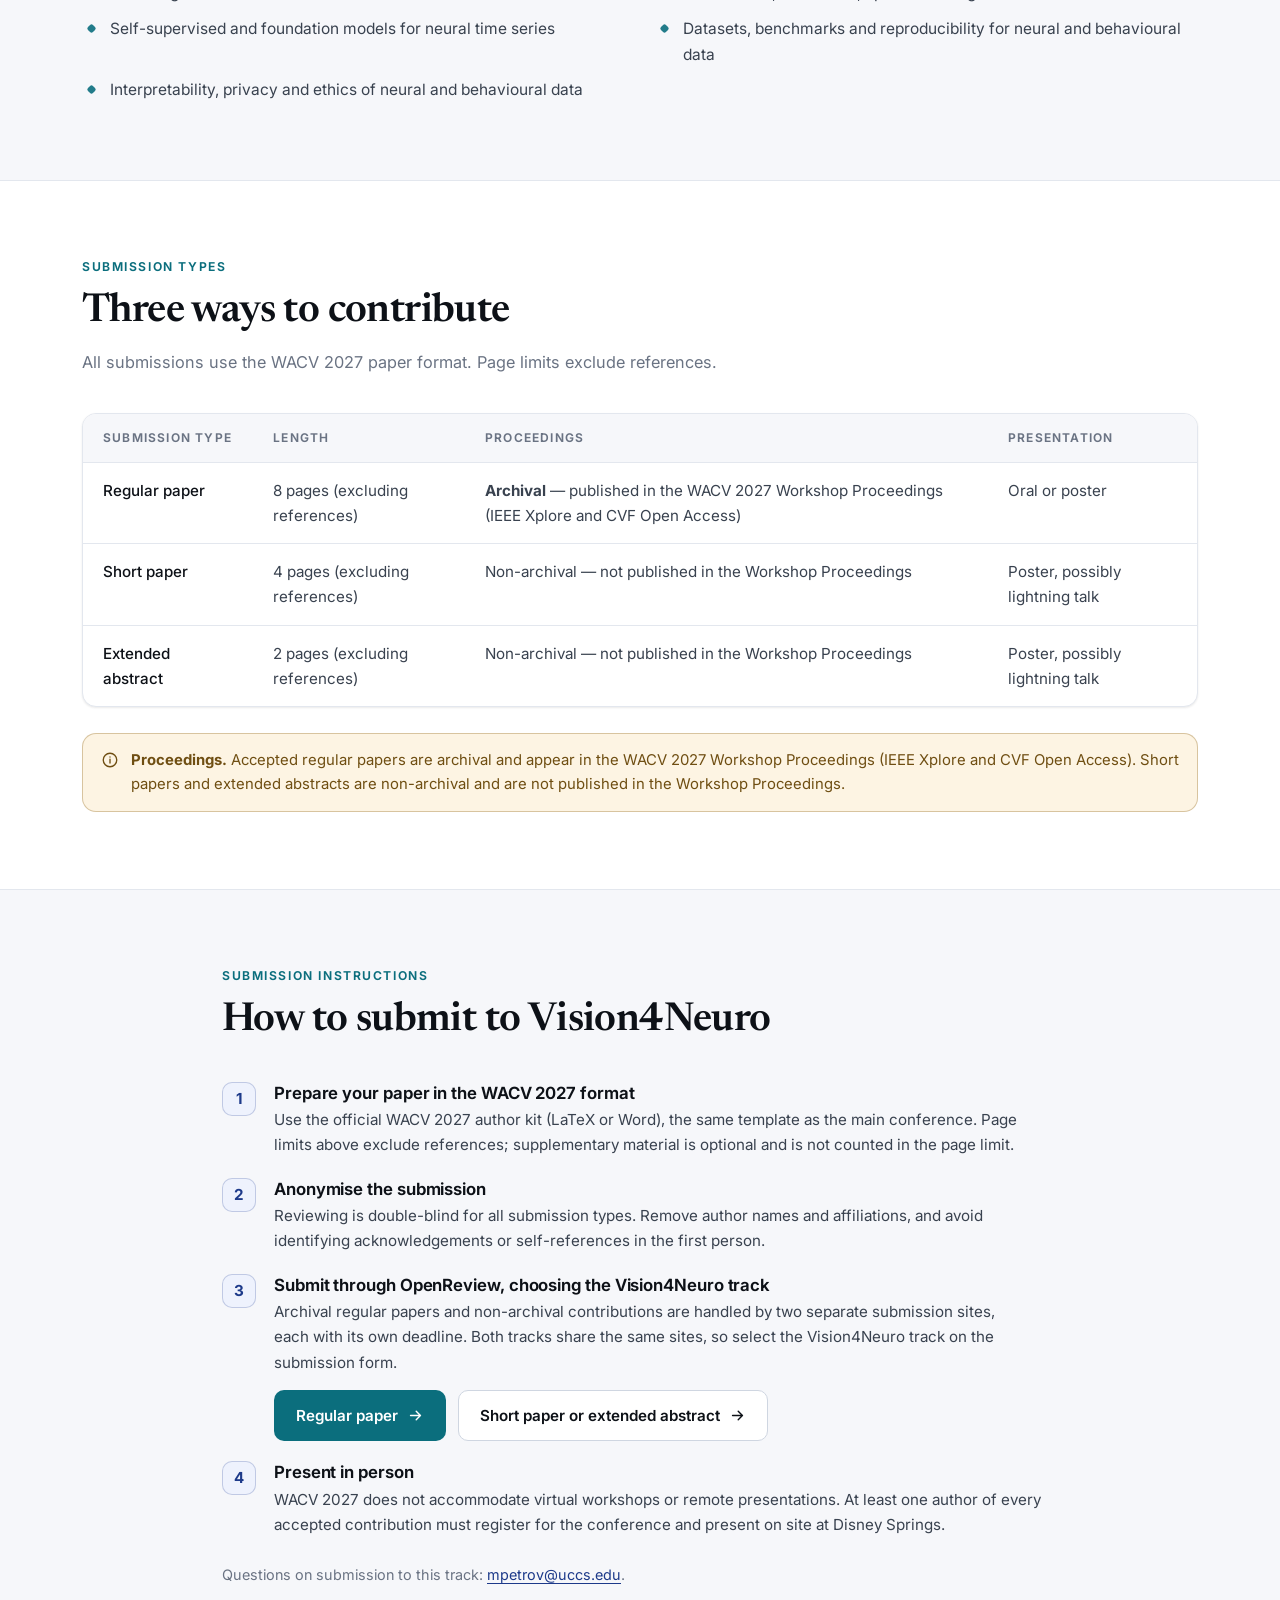
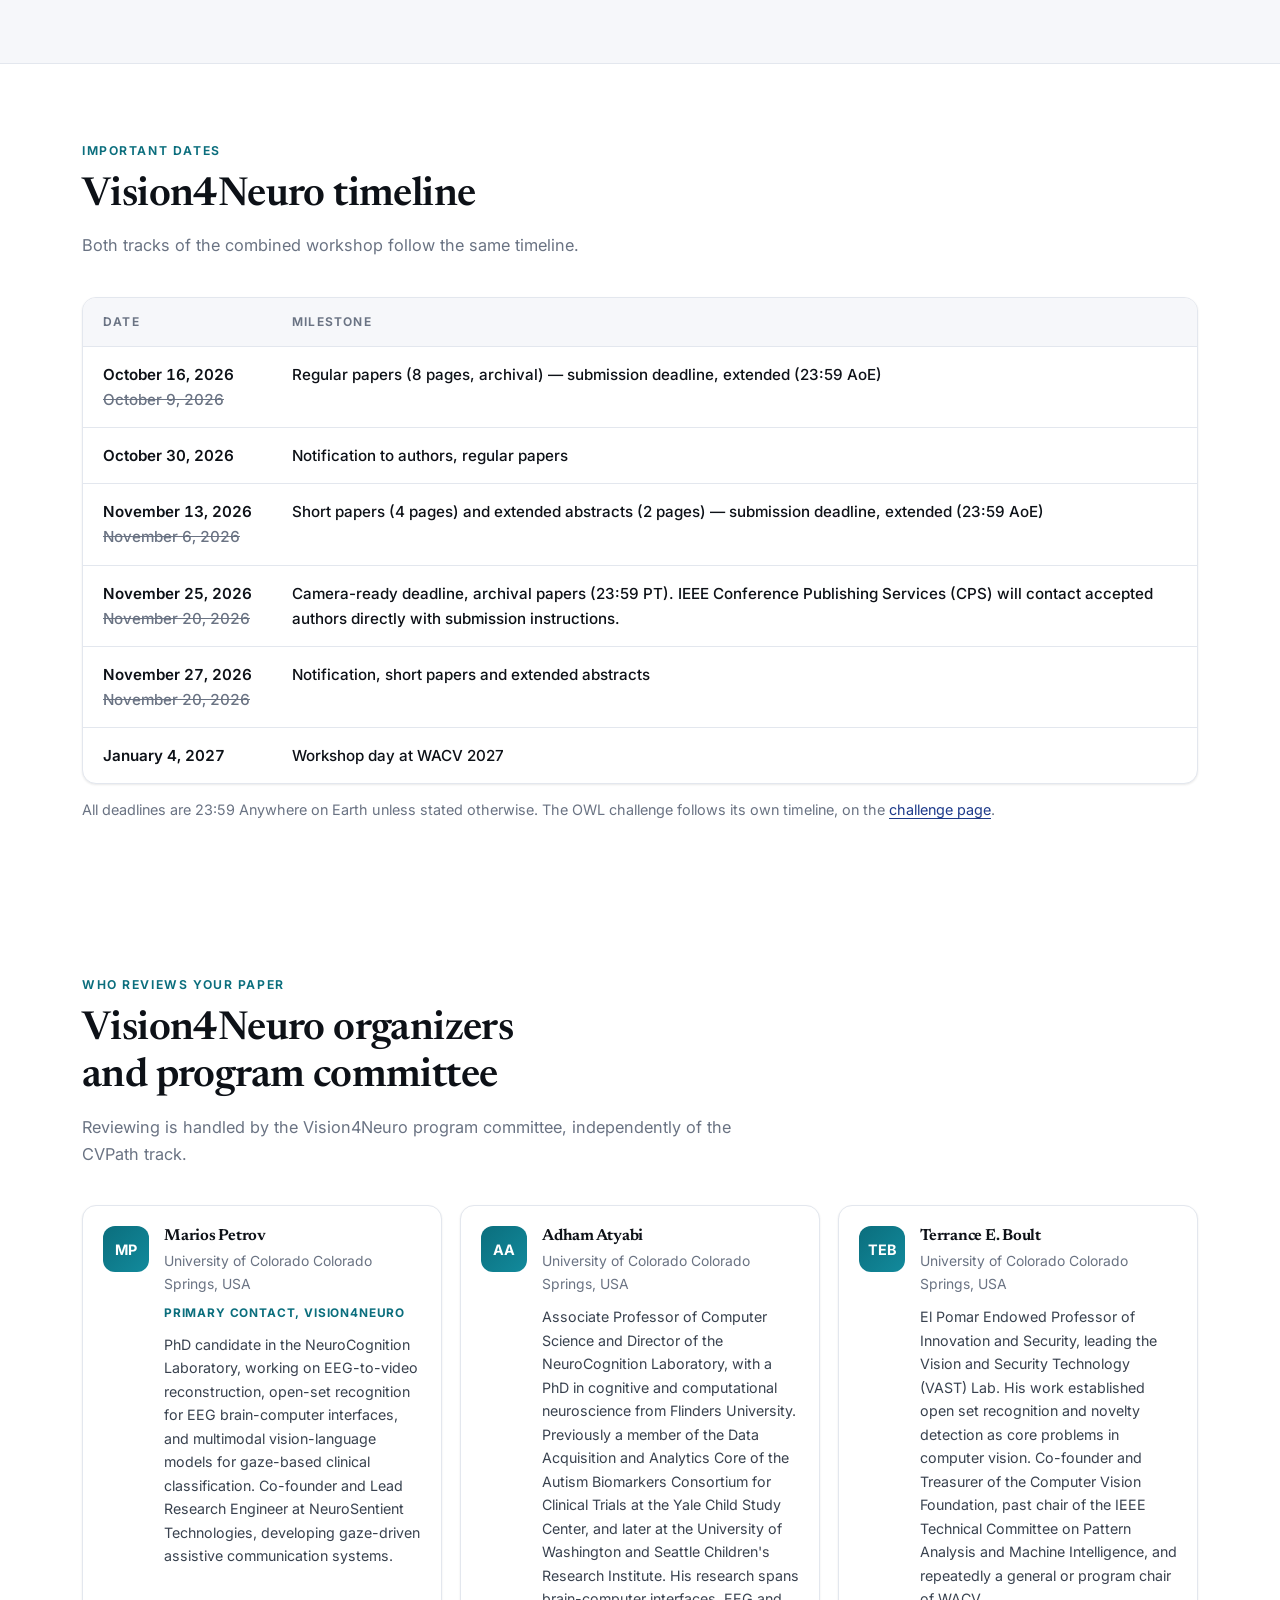
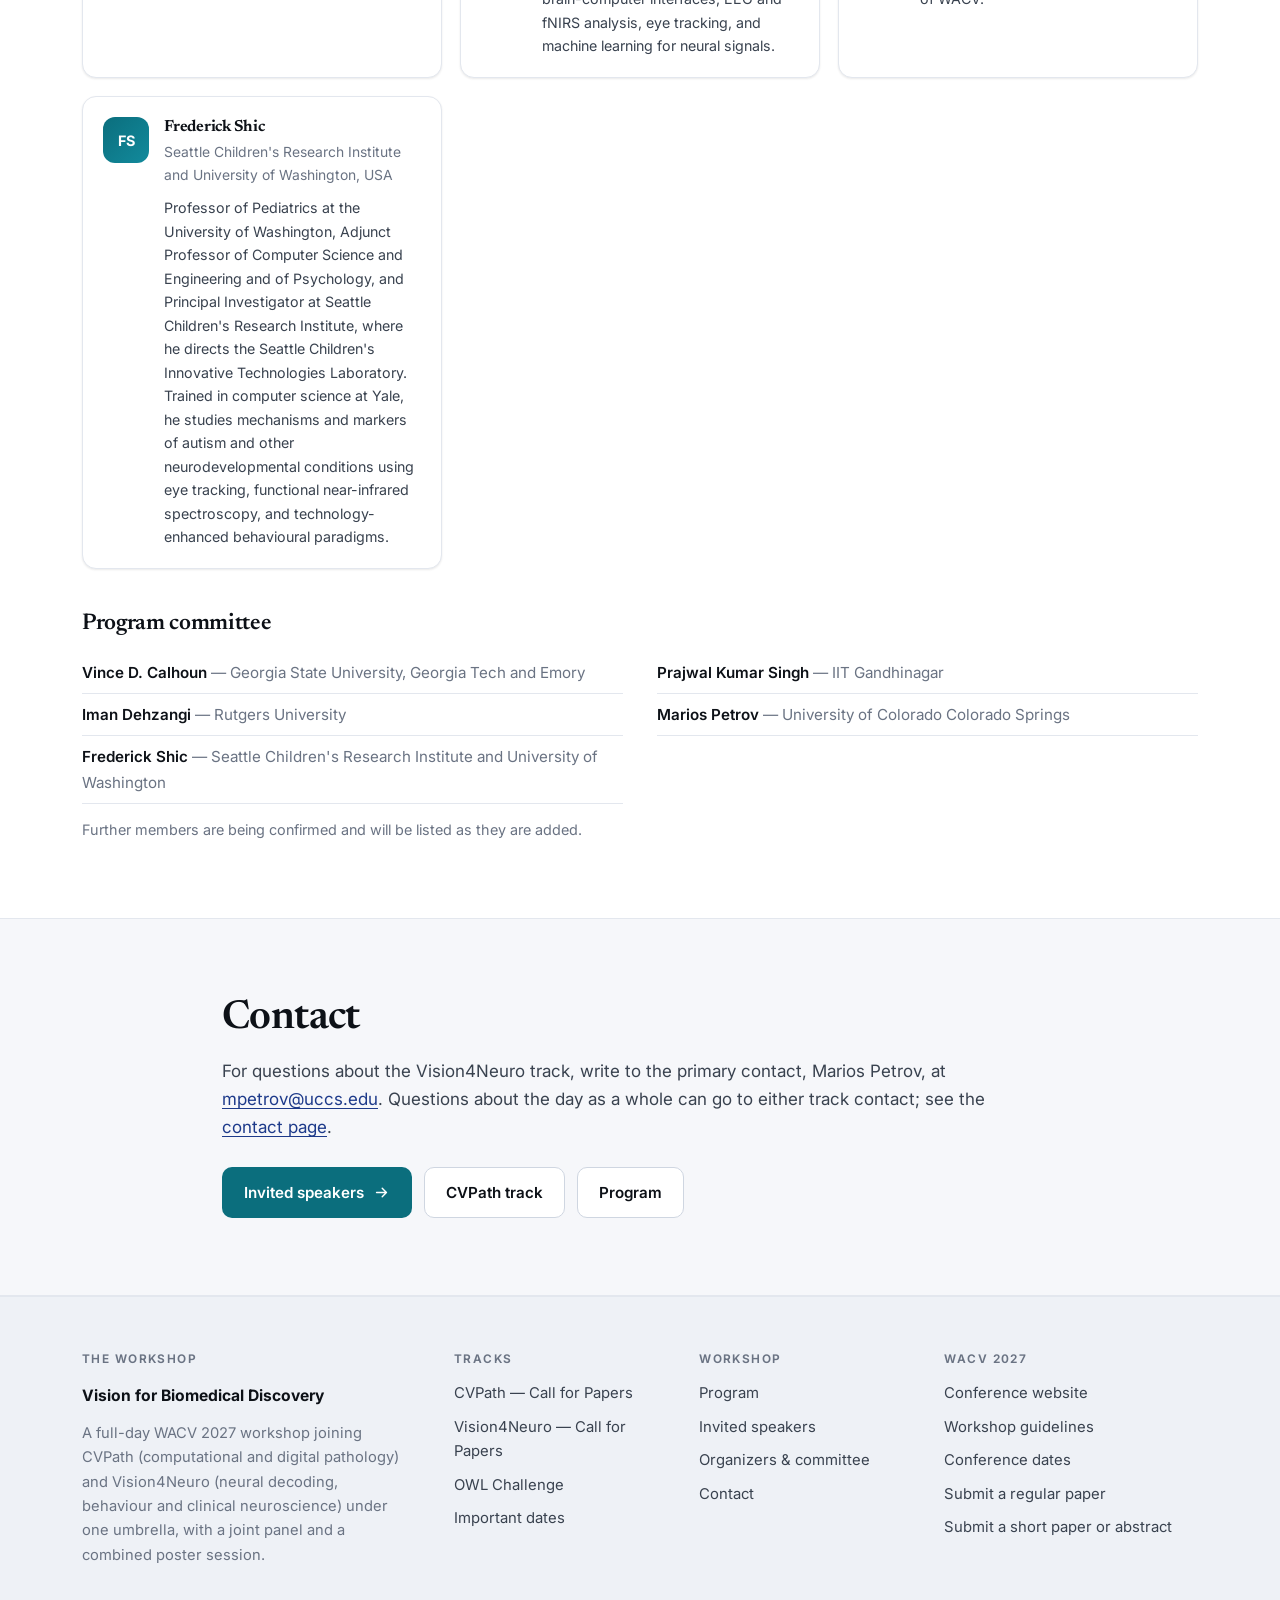
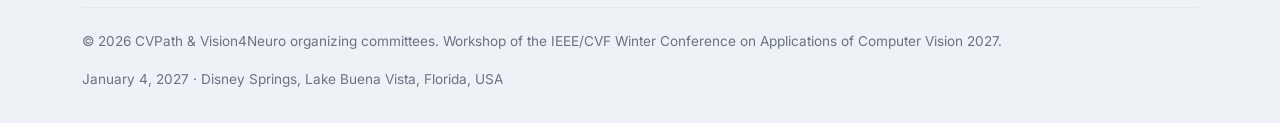
<file: vision4neuro.html>
<!DOCTYPE html>
<html lang="en">
<head>
  <meta charset="utf-8">
  <meta name="viewport" content="width=device-width, initial-scale=1">
  <title>Vision4Neuro: Neural Decoding and Vision | WACV 2027</title>
  <meta name="description" content="Call for papers on decoding visual experience from EEG, MEG and fMRI, brain-to-image generation, brain-computer interfaces and behavioural phenotyping. WACV 2027 workshop.">
  <meta name="keywords" content="neural decoding, EEG, MEG, fMRI, fNIRS, ECoG, brain-to-image, brain-computer interface, eye tracking, markerless pose estimation, clinical neuroscience, WACV 2027 workshop, Vision4Neuro, call for papers">
  <meta name="author" content="CVPath and Vision4Neuro organizing committees">
  <meta name="robots" content="index, follow, max-image-preview:large">
  <link rel="canonical" href="https://cvpath-vision4neuro.github.io/wacv2027/vision4neuro.html">

  <meta property="og:type" content="website">
  <meta property="og:site_name" content="Vision for Biomedical Discovery (CVPath + Vision4Neuro)">
  <meta property="og:title" content="Vision4Neuro: Neural Decoding and Vision | WACV 2027">
  <meta property="og:description" content="Call for papers on decoding visual experience from EEG, MEG and fMRI, brain-to-image generation, brain-computer interfaces and behavioural phenotyping. WACV 2027 workshop.">
  <meta property="og:url" content="https://cvpath-vision4neuro.github.io/wacv2027/vision4neuro.html">
  <meta property="og:image" content="https://cvpath-vision4neuro.github.io/wacv2027/assets/img/og-image.png">
  <meta property="og:image:width" content="1200">
  <meta property="og:image:height" content="630">
  <meta property="og:image:alt" content="Vision for Biomedical Discovery, a full-day WACV 2027 workshop combining CVPath and Vision4Neuro">
  <meta property="og:locale" content="en_US">
  <meta name="twitter:card" content="summary_large_image">
  <meta name="twitter:title" content="Vision4Neuro: Neural Decoding and Vision | WACV 2027">
  <meta name="twitter:description" content="Call for papers on decoding visual experience from EEG, MEG and fMRI, brain-to-image generation, brain-computer interfaces and behavioural phenotyping. WACV 2027 workshop.">
  <meta name="twitter:image" content="https://cvpath-vision4neuro.github.io/wacv2027/assets/img/og-image.png">

  <link rel="icon" href="assets/img/favicon.svg" type="image/svg+xml">
  <link rel="alternate icon" href="assets/img/favicon-32.png" sizes="32x32">
  <link rel="apple-touch-icon" href="assets/img/apple-touch-icon.png">
  <link rel="manifest" href="site.webmanifest">
  <meta name="theme-color" content="#0d1117">

  <link rel="preconnect" href="https://fonts.googleapis.com">
  <link rel="preconnect" href="https://fonts.gstatic.com" crossorigin>
  <link rel="stylesheet" href="https://fonts.googleapis.com/css2?family=Inter:wght@400;500;600;700&family=Newsreader:opsz,wght@6..72,400;6..72,500;6..72,600&display=swap">
  <link rel="stylesheet" href="assets/css/styles.css">
  <script>
    (function () {
      try {
        var t = localStorage.getItem("vbd-theme");
        if (!t) t = window.matchMedia("(prefers-color-scheme: dark)").matches ? "dark" : "light";
        document.documentElement.setAttribute("data-theme", t);
      } catch (e) {}
    })();
  </script>
  <script type="application/ld+json">{
  "@context": "https://schema.org",
  "@type": "BreadcrumbList",
  "itemListElement": [
    {
      "@type": "ListItem",
      "position": 1,
      "name": "Home",
      "item": "https://cvpath-vision4neuro.github.io/wacv2027/"
    },
    {
      "@type": "ListItem",
      "position": 2,
      "name": "Vision4Neuro call for papers",
      "item": "https://cvpath-vision4neuro.github.io/wacv2027/vision4neuro.html"
    }
  ]
}</script>
</head>
<body>
  <a class="skip-link" href="#main">Skip to main content</a>
<header class="site-header">
  <nav class="container nav" aria-label="Main">
    <a class="brand" href="index.html">
      <svg class="brand__mark" viewBox="8 36 184 128" role="img" aria-label="Vision for Biomedical Discovery logo" focusable="false">
        <defs><clipPath id="vbdClip"><circle cx="72" cy="100" r="58"/></clipPath></defs>
        <circle cx="72" cy="100" r="58" fill="#86268f" opacity=".92"/>
        <circle cx="128" cy="100" r="58" fill="#0b6e7d" opacity=".92"/>
        <circle cx="128" cy="100" r="58" fill="#1d3a8a" clip-path="url(#vbdClip)"/>
        <circle cx="100" cy="100" r="13" fill="#ffffff"/>
      </svg>
      <span class="brand__text">
        <span class="brand__title">Vision for Biomedical Discovery</span>
        <span class="brand__sub">CVPath + Vision4Neuro &middot; WACV 2027</span>
      </span>
    </a>
    <div class="nav__links" id="nav-links">
      <a href="index.html">Home</a>
      <a href="cvpath.html">CVPath</a>
      <a href="vision4neuro.html" aria-current="page">Vision4Neuro</a>
      <a href="program.html">Program</a>
      <a href="challenge.html">OWL Challenge</a>
      <a href="speakers.html">Speakers</a>
      <a href="organizers.html">Organizers</a>
    </div>
    <div class="nav__actions">
      <button class="icon-btn theme-toggle" type="button" aria-label="Switch colour theme">
        <svg class="icon-sun" viewBox="0 0 24 24" fill="none" stroke="currentColor" stroke-width="1.8" stroke-linecap="round" aria-hidden="true"><circle cx="12" cy="12" r="4"/><path d="M12 2v2M12 20v2M4.9 4.9l1.4 1.4M17.7 17.7l1.4 1.4M2 12h2M20 12h2M4.9 19.1l1.4-1.4M17.7 6.3l1.4-1.4"/></svg>
        <svg class="icon-moon" viewBox="0 0 24 24" fill="none" stroke="currentColor" stroke-width="1.8" stroke-linecap="round" stroke-linejoin="round" aria-hidden="true"><path d="M21 12.8A9 9 0 1 1 11.2 3a7 7 0 0 0 9.8 9.8Z"/></svg>
      </button>
      <button class="icon-btn nav__toggle" type="button" aria-expanded="false" aria-controls="nav-links" aria-label="Open menu">
        <svg viewBox="0 0 24 24" fill="none" stroke="currentColor" stroke-width="1.9" stroke-linecap="round" aria-hidden="true"><path d="M4 7h16M4 12h16M4 17h16"/></svg>
      </button>
    </div>
  </nav>
</header>
  <main id="main">
    <section class="page-head page-head--neuro">
      <div class="container">
        <nav class="breadcrumb" aria-label="Breadcrumb"><a href="index.html">Home</a><span>/</span>Vision4Neuro</nav>
        <span class="eyebrow eyebrow--neuro">Vision4Neuro &middot; Track call for papers</span>
        <h1>Neural Decoding and Computer Vision for Behavioral and Clinical Neuroscience</h1>
        <p class="lead">First edition. A half-day track of the combined WACV 2027 workshop <em>Vision for Biomedical Discovery</em>, running in the afternoon. Vision4Neuro keeps its own call for papers, program committee and reviewing process.</p>
        <nav class="anchor-nav" aria-label="On this page">
          <a href="#scope">Scope</a><a href="#topics">Topics</a><a href="#types">Submission types</a>
          <a href="#how">How to submit</a><a href="#dates">Dates</a><a href="#committee">Committee</a><a href="#contact">Contact</a>
        </nav>
      </div>
    </section>

    <section class="section" id="scope">
      <div class="container container--narrow stack-lg">
        <div>
          <h2>Scope and motivation</h2>
          <p class="mt-s">Vision4Neuro is about computer vision for neural decoding, behaviour and clinical neuroscience. Reconstructing what someone saw from EEG, MEG, fMRI, fNIRS or ECoG; aligning the representations of vision-language models with cortical responses; reading behaviour from video through eye tracking and markerless pose estimation; and turning any of this into interfaces and clinical measures that work outside a controlled lab.</p>
          <p>The recurring obstacle is the same one WACV cares about: models that work on the subjects, sessions and devices they were fitted on, and degrade elsewhere. Cross-subject and cross-session transfer, domain shift, calibration and open-set recognition are therefore first-class topics of the track, not afterthoughts.</p>
        </div>
        <div class="notice"><svg viewBox="0 0 24 24" fill="none" stroke="currentColor" stroke-width="1.8" stroke-linecap="round" stroke-linejoin="round" aria-hidden="true"><path d="M3 12h4l2-6 4 12 2-6h6"/></svg><div><strong>Shared with CVPath.</strong> The joint panel after lunch asks what counts as evidence that a model is ready for clinical use &mdash; a question with the same shape in neural decoding as in whole-slide imaging. Posters from both tracks are presented together in one combined session.</div></div>
      </div>
    </section>

    <section class="section section--soft" id="topics">
      <div class="container">
        <div class="section__head">
          <span class="eyebrow eyebrow--neuro">Call for papers</span>
          <h2>Topics of interest</h2>
          <p>We invite original research contributions in, but not limited to, the following areas.</p>
        </div>
        <ul class="topics topics--neuro topics--2col">
          <li>Decoding and reconstruction of visual experience from neural signals (EEG, MEG, fMRI, fNIRS, ECoG)</li>
          <li>Brain-to-image and brain-to-video generation</li>
          <li>Encoding models and representational alignment between vision-language models and cortex</li>
          <li>Multimodal neuroimaging and fusion</li>
          <li>Brain-computer interfaces, gaze-driven interfaces and assistive communication</li>
          <li>Vision-based behavioural phenotyping: eye tracking and markerless pose analysis</li>
          <li>Clinical and translational applications in neurodevelopmental and neurodegenerative conditions</li>
          <li>Robustness in the wild: cross-subject and cross-session transfer, domain shift, calibration, open-set recognition</li>
            <li>Self-supervised and foundation models for neural time series</li>
            <li>Datasets, benchmarks and reproducibility for neural and behavioural data</li>
            <li>Interpretability, privacy and ethics of neural and behavioural data</li>
        </ul>
      </div>
    </section>

    <section class="section" id="types">
      <div class="container">
        <div class="section__head">
          <span class="eyebrow eyebrow--neuro">Submission types</span>
          <h2>Three ways to contribute</h2>
          <p>All submissions use the WACV 2027 paper format. Page limits exclude references.</p>
        </div>
        <div class="table-wrap">
        <table>
          <thead><tr><th scope="col">Submission type</th><th scope="col">Length</th><th scope="col">Proceedings</th><th scope="col">Presentation</th></tr></thead>
          <tbody>
            <tr><td class="what">Regular paper</td><td>8 pages (excluding references)</td><td><strong>Archival</strong> &mdash; published in the WACV 2027 Workshop Proceedings (IEEE Xplore and CVF Open Access)</td><td>Oral or poster</td></tr>
            <tr><td class="what">Short paper</td><td>4 pages (excluding references)</td><td>Non-archival &mdash; not published in the Workshop Proceedings</td><td>Poster, possibly lightning talk</td></tr>
            <tr><td class="what">Extended abstract</td><td>2 pages (excluding references)</td><td>Non-archival &mdash; not published in the Workshop Proceedings</td><td>Poster, possibly lightning talk</td></tr>
          </tbody>
        </table>
      </div>
        <div class="notice mt-m"><svg viewBox="0 0 24 24" fill="none" stroke="currentColor" stroke-width="1.8" stroke-linecap="round" aria-hidden="true"><circle cx="12" cy="12" r="9"/><path d="M12 11v5M12 8h.01"/></svg><div><strong>Proceedings.</strong> Accepted regular papers are archival and appear in the WACV 2027 Workshop Proceedings (IEEE Xplore and CVF Open Access). Short papers and extended abstracts are non-archival and are not published in the Workshop Proceedings.</div></div>
      </div>
    </section>

    <section class="section section--soft" id="how">
      <div class="container container--narrow">
        <div class="section__head">
          <span class="eyebrow eyebrow--neuro">Submission instructions</span>
          <h2>How to submit to Vision4Neuro</h2>
        </div>
        <ol class="steps">
        <li>
          <h4>Prepare your paper in the WACV 2027 format</h4>
          <p>Use the official WACV 2027 author kit (LaTeX or Word), the same template as the main conference. Page limits above exclude references; supplementary material is optional and is not counted in the page limit.</p>
        </li>
        <li>
          <h4>Anonymise the submission</h4>
          <p>Reviewing is double-blind for all submission types. Remove author names and affiliations, and avoid identifying acknowledgements or self-references in the first person.</p>
        </li>
        <li>
          <h4>Submit through OpenReview, choosing the Vision4Neuro track</h4>
          <p>Archival regular papers and non-archival contributions are handled by two separate submission sites, each with its own deadline. Both tracks share the same sites, so select the Vision4Neuro track on the submission form.</p>
          <p class="btn-row"><a class="btn btn--neuro" href="https://openreview.net/group?id=thecvf.com/WACV/2027/Workshop/CVPath-Vision4Neuro" rel="noopener">Regular paper <svg viewBox="0 0 24 24" fill="none" stroke="currentColor" stroke-width="2" stroke-linecap="round" stroke-linejoin="round" aria-hidden="true"><path d="M5 12h14M13 6l6 6-6 6"/></svg></a><a class="btn btn--ghost" href="https://openreview.net/group?id=thecvf.com/WACV/2027/Workshop/CVPath-Vision4Neuro-Short-Papers-And-Abstracts" rel="noopener">Short paper or extended abstract <svg viewBox="0 0 24 24" fill="none" stroke="currentColor" stroke-width="2" stroke-linecap="round" stroke-linejoin="round" aria-hidden="true"><path d="M5 12h14M13 6l6 6-6 6"/></svg></a></p>
        </li>
        <li>
          <h4>Present in person</h4>
          <p>WACV 2027 does not accommodate virtual workshops or remote presentations. At least one author of every accepted contribution must register for the conference and present on site at Disney Springs.</p>
        </li>
      </ol>
      <p class="small muted mt-m">Questions on submission to this track: <a href="mailto:mpetrov@uccs.edu">mpetrov@uccs.edu</a>.</p>
      </div>
    </section>

    <section class="section" id="dates">
      <div class="container">
        <div class="section__head">
          <span class="eyebrow eyebrow--neuro">Important dates</span>
          <h2>Vision4Neuro timeline</h2>
          <p>Both tracks of the combined workshop follow the same timeline.</p>
        </div>
        <div class="table-wrap">
        <table>
          <thead><tr><th scope="col">Date</th><th scope="col">Milestone</th></tr></thead>
          <tbody>
            <tr><td class="date">October 16, 2026<del>October 9, 2026</del></td><td class="what">Regular papers (8 pages, archival) &mdash; submission deadline, extended (23:59 AoE)</td></tr>
            <tr><td class="date">October 30, 2026</td><td class="what">Notification to authors, regular papers</td></tr>
            <tr><td class="date">November 13, 2026<del>November 6, 2026</del></td><td class="what">Short papers (4 pages) and extended abstracts (2 pages) &mdash; submission deadline, extended (23:59 AoE)</td></tr>
            <tr><td class="date">November 25, 2026<del>November 20, 2026</del></td><td class="what">Camera-ready deadline, archival papers (23:59 PT). IEEE Conference Publishing Services (CPS) will contact accepted authors directly with submission instructions.</td></tr>
            <tr><td class="date">November 27, 2026<del>November 20, 2026</del></td><td class="what">Notification, short papers and extended abstracts</td></tr>
            <tr><td class="date">January 4, 2027</td><td class="what">Workshop day at WACV 2027</td></tr>
          </tbody>
        </table>
      </div>
      <p class="small muted mt-s">All deadlines are 23:59 Anywhere on Earth unless stated otherwise. The OWL challenge follows its own timeline, on the <a href="challenge.html">challenge page</a>.</p>
      </div>
    </section>

    <section class="section" id="committee">
      <div class="container">
        <div class="section__head">
          <span class="eyebrow eyebrow--neuro">Who reviews your paper</span>
          <h2>Vision4Neuro organizers and program committee</h2>
          <p>Reviewing is handled by the Vision4Neuro program committee, independently of the CVPath track.</p>
        </div>
        <div class="people">
          <article class="person">
        <span class="avatar avatar--neuro" aria-hidden="true">MP</span>
        <div>
        <h3 class="person__name">Marios Petrov</h3>
        <p class="person__aff">University of Colorado Colorado Springs, USA</p>
        <p class="person__role person__role--neuro">Primary contact, Vision4Neuro</p>
        <p class="person__bio">PhD candidate in the NeuroCognition Laboratory, working on EEG-to-video reconstruction, open-set recognition for EEG brain-computer interfaces, and multimodal vision-language models for gaze-based clinical classification. Co-founder and Lead Research Engineer at NeuroSentient Technologies, developing gaze-driven assistive communication systems.</p>
        </div></article>
          <article class="person">
        <span class="avatar avatar--neuro" aria-hidden="true">AA</span>
        <div>
        <h3 class="person__name">Adham Atyabi</h3>
        <p class="person__aff">University of Colorado Colorado Springs, USA</p>
        <p class="person__bio">Associate Professor of Computer Science and Director of the NeuroCognition Laboratory, with a PhD in cognitive and computational neuroscience from Flinders University. Previously a member of the Data Acquisition and Analytics Core of the Autism Biomarkers Consortium for Clinical Trials at the Yale Child Study Center, and later at the University of Washington and Seattle Children&#39;s Research Institute. His research spans brain-computer interfaces, EEG and fNIRS analysis, eye tracking, and machine learning for neural signals.</p>
        </div></article>
          <article class="person">
        <span class="avatar avatar--neuro" aria-hidden="true">TEB</span>
        <div>
        <h3 class="person__name">Terrance E. Boult</h3>
        <p class="person__aff">University of Colorado Colorado Springs, USA</p>
        <p class="person__bio">El Pomar Endowed Professor of Innovation and Security, leading the Vision and Security Technology (VAST) Lab. His work established open set recognition and novelty detection as core problems in computer vision. Co-founder and Treasurer of the Computer Vision Foundation, past chair of the IEEE Technical Committee on Pattern Analysis and Machine Intelligence, and repeatedly a general or program chair of WACV.</p>
        </div></article>
          <article class="person">
        <span class="avatar avatar--neuro" aria-hidden="true">FS</span>
        <div>
        <h3 class="person__name">Frederick Shic</h3>
        <p class="person__aff">Seattle Children&#39;s Research Institute and University of Washington, USA</p>
        <p class="person__bio">Professor of Pediatrics at the University of Washington, Adjunct Professor of Computer Science and Engineering and of Psychology, and Principal Investigator at Seattle Children&#39;s Research Institute, where he directs the Seattle Children&#39;s Innovative Technologies Laboratory. Trained in computer science at Yale, he studies mechanisms and markers of autism and other neurodevelopmental conditions using eye tracking, functional near-infrared spectroscopy, and technology-enhanced behavioural paradigms.</p>
        </div></article>
        </div>
        <h3 class="mt-l">Program committee</h3>
        
        <ul class="pc-list mt-s">
          <li><b>Vince D. Calhoun</b> &mdash; Georgia State University, Georgia Tech and Emory</li>
          <li><b>Iman Dehzangi</b> &mdash; Rutgers University</li>
          <li><b>Frederick Shic</b> &mdash; Seattle Children&#39;s Research Institute and University of Washington</li>
          <li><b>Prajwal Kumar Singh</b> &mdash; IIT Gandhinagar</li>
          <li><b>Marios Petrov</b> &mdash; University of Colorado Colorado Springs</li>
        </ul>
        <p class="small muted mt-s">Further members are being confirmed and will be listed as they are added.</p>
      </div>
    </section>

    <section class="section section--soft" id="contact">
      <div class="container container--narrow">
        <h2>Contact</h2>
        <p class="mt-s">For questions about the Vision4Neuro track, write to the primary contact, Marios Petrov, at <a href="mailto:mpetrov@uccs.edu">mpetrov@uccs.edu</a>. Questions about the day as a whole can go to either track contact; see the <a href="organizers.html#contact">contact page</a>.</p>
        <div class="btn-row mt-m">
          <a class="btn btn--neuro" href="speakers.html">Invited speakers <svg viewBox="0 0 24 24" fill="none" stroke="currentColor" stroke-width="2" stroke-linecap="round" stroke-linejoin="round" aria-hidden="true"><path d="M5 12h14M13 6l6 6-6 6"/></svg></a>
          <a class="btn btn--ghost" href="cvpath.html">CVPath track</a>
          <a class="btn btn--ghost" href="program.html">Program</a>
        </div>
      </div>
    </section>

  </main>
<footer class="site-footer">
  <div class="container">
    <div class="footer-grid">
      <div class="footer-about">
        <h4>The workshop</h4>
        <strong style="color:var(--ink);font-size:.98rem">Vision for Biomedical Discovery</strong>
        <p>A full-day WACV 2027 workshop joining CVPath (computational and digital pathology) and Vision4Neuro (neural decoding, behaviour and clinical neuroscience) under one umbrella, with a joint panel and a combined poster session.</p>
      </div>
      <div>
        <h4>Tracks</h4>
        <ul class="footer-links">
          <li><a href="cvpath.html">CVPath &mdash; Call for Papers</a></li>
          <li><a href="vision4neuro.html">Vision4Neuro &mdash; Call for Papers</a></li>
          <li><a href="challenge.html">OWL Challenge</a></li>
          <li><a href="index.html#dates">Important dates</a></li>
        </ul>
      </div>
      <div>
        <h4>Workshop</h4>
        <ul class="footer-links">
          <li><a href="program.html">Program</a></li>
          <li><a href="speakers.html">Invited speakers</a></li>
          <li><a href="organizers.html">Organizers &amp; committee</a></li>
          <li><a href="organizers.html#contact">Contact</a></li>
        </ul>
      </div>
      <div>
        <h4>WACV 2027</h4>
        <ul class="footer-links">
          <li><a href="https://wacv.thecvf.com/Conferences/2027" rel="noopener">Conference website</a></li>
          <li><a href="https://wacv.thecvf.com/Conferences/2027/CallForWorkshops" rel="noopener">Workshop guidelines</a></li>
          <li><a href="https://wacv.thecvf.com/Conferences/2027/Dates" rel="noopener">Conference dates</a></li>
          <li><a href="https://openreview.net/group?id=thecvf.com/WACV/2027/Workshop/CVPath-Vision4Neuro" rel="noopener">Submit a regular paper</a></li>
          <li><a href="https://openreview.net/group?id=thecvf.com/WACV/2027/Workshop/CVPath-Vision4Neuro-Short-Papers-And-Abstracts" rel="noopener">Submit a short paper or abstract</a></li>
        </ul>
      </div>
    </div>
    <div class="footer-bottom">
      <span>&copy; 2026 CVPath &amp; Vision4Neuro organizing committees. Workshop of the IEEE/CVF Winter Conference on Applications of Computer Vision 2027.</span>
      <span>January 4, 2027 &middot; Disney Springs, Lake Buena Vista, Florida, USA</span>
    </div>
  </div>
</footer>
  <script src="assets/js/main.js" defer></script>
</body>
</html>
</file>
<file: assets/css/styles.css>
/* =========================================================================
   Vision for Biomedical Discovery (CVPath + Vision4Neuro) - WACV 2027
   Stylesheet. No external dependencies except Google Fonts.
   ========================================================================= */

/* ---------- Design tokens ---------- */
:root {
  --font-sans: "Inter", -apple-system, BlinkMacSystemFont, "Segoe UI", Roboto, Helvetica, Arial, sans-serif;
  --font-serif: "Newsreader", Georgia, "Times New Roman", serif;
  --font-mono: ui-monospace, SFMono-Regular, Menlo, Consolas, monospace;

  --bg: #ffffff;
  --bg-soft: #f6f7fa;
  --bg-sunken: #eef1f6;
  --surface: #ffffff;
  --surface-2: #fbfcfe;

  --ink: #0d1117;
  --ink-2: #39424f;
  --ink-3: #6a7383;
  --ink-inv: #ffffff;

  --line: #e3e7ee;
  --line-strong: #cfd6e1;

  --brand: #1d3a8a;
  --brand-2: #2a52be;
  --brand-soft: #eef2fd;

  --cvpath: #86268f;
  --cvpath-2: #a34aa8;
  --cvpath-soft: #f9edfb;

  --neuro: #0b6e7d;
  --neuro-2: #128a9c;
  --neuro-soft: #e9f6f8;

  --gold: #8a5f10;
  --gold-soft: #fdf4e3;

  --radius-s: 8px;
  --radius: 14px;
  --radius-l: 22px;

  --shadow-s: 0 1px 2px rgba(13, 17, 23, .05), 0 1px 3px rgba(13, 17, 23, .04);
  --shadow: 0 2px 4px rgba(13, 17, 23, .04), 0 8px 24px rgba(13, 17, 23, .06);
  --shadow-l: 0 4px 8px rgba(13, 17, 23, .05), 0 24px 48px rgba(13, 17, 23, .10);

  --container: 1160px;
  --nav-h: 68px;
}

[data-theme="dark"] {
  --bg: #0c1017;
  --bg-soft: #10151e;
  --bg-sunken: #0a0e15;
  --surface: #141a24;
  --surface-2: #171e29;

  --ink: #eef2f8;
  --ink-2: #b8c2d1;
  --ink-3: #8996a8;

  --line: #232c3a;
  --line-strong: #334052;

  --brand: #8fb0ff;
  --brand-2: #a7c1ff;
  --brand-soft: #16213a;

  --cvpath: #e194ef;
  --cvpath-2: #eeb0f7;
  --cvpath-soft: #2a1531;

  --neuro: #5fd3e3;
  --neuro-2: #86e2ee;
  --neuro-soft: #0d2429;

  --gold: #e5bf72;
  --gold-soft: #2a2114;

  --shadow-s: 0 1px 2px rgba(0, 0, 0, .4);
  --shadow: 0 2px 6px rgba(0, 0, 0, .35), 0 12px 32px rgba(0, 0, 0, .35);
  --shadow-l: 0 8px 20px rgba(0, 0, 0, .45), 0 32px 64px rgba(0, 0, 0, .45);
}

/* ---------- Reset & base ---------- */
*, *::before, *::after { box-sizing: border-box; }
* { margin: 0; }

html {
  -webkit-text-size-adjust: 100%;
  scroll-behavior: smooth;
  scroll-padding-top: calc(var(--nav-h) + 16px);
}

body {
  font-family: var(--font-sans);
  font-size: 17px;
  line-height: 1.65;
  color: var(--ink-2);
  background: var(--bg);
  -webkit-font-smoothing: antialiased;
  text-rendering: optimizeLegibility;
  overflow-x: hidden;
}

img, svg { display: block; max-width: 100%; }
a { color: var(--brand); text-underline-offset: 3px; }

h1, h2, h3, h4 {
  font-family: var(--font-serif);
  color: var(--ink);
  font-weight: 600;
  line-height: 1.18;
  letter-spacing: -0.015em;
  text-wrap: balance;
}
h1 { font-size: clamp(2.1rem, 1.4rem + 3.1vw, 3.9rem); }
h2 { font-size: clamp(1.6rem, 1.25rem + 1.6vw, 2.5rem); }
h3 { font-size: clamp(1.15rem, 1.03rem + .55vw, 1.42rem); }
h4 { font-size: 1.05rem; font-family: var(--font-sans); font-weight: 650; letter-spacing: -0.005em; }
p { text-wrap: pretty; }
p + p { margin-top: 1em; }

::selection { background: color-mix(in srgb, var(--brand) 22%, transparent); }

:focus-visible {
  outline: 2px solid var(--brand-2);
  outline-offset: 3px;
  border-radius: 4px;
}

/* ---------- Layout helpers ---------- */
.container { width: 100%; max-width: var(--container); margin-inline: auto; padding-inline: 22px; }
.container--narrow { max-width: 880px; }
.section { padding-block: clamp(52px, 6vw, 92px); }
.section--soft { background: var(--bg-soft); border-block: 1px solid var(--line); }
.section--tight { padding-block: clamp(34px, 4vw, 56px); }
.section__head { max-width: 740px; margin-bottom: 38px; }
.section__head p { color: var(--ink-3); margin-top: 12px; font-size: 1.02rem; }
.stack > * + * { margin-top: 14px; }
.stack-lg > * + * { margin-top: 26px; }
.center { text-align: center; margin-inline: auto; }

.eyebrow {
  font-size: .76rem;
  font-weight: 650;
  letter-spacing: .13em;
  text-transform: uppercase;
  color: var(--brand);
  font-family: var(--font-sans);
  display: block;
  margin-bottom: 12px;
}
.eyebrow--cvpath { color: var(--cvpath); }
.eyebrow--neuro { color: var(--neuro); }

.lead { font-size: clamp(1.05rem, 1rem + .35vw, 1.2rem); color: var(--ink-2); }
.muted { color: var(--ink-3); }
.small { font-size: .9rem; }
.tiny { font-size: .82rem; }
.mt-s { margin-top: 14px; }
.mt-m { margin-top: 26px; }
.mt-l { margin-top: 42px; }

/* ---------- Skip link ---------- */
.skip-link {
  position: absolute; left: 12px; top: -60px; z-index: 200;
  background: var(--ink); color: var(--bg);
  padding: 10px 16px; border-radius: var(--radius-s);
  font-size: .9rem; font-weight: 600; text-decoration: none;
  transition: top .18s ease;
}
.skip-link:focus { top: 12px; }

/* ---------- Header / nav ---------- */
.site-header {
  position: sticky; top: 0; z-index: 100;
  background: color-mix(in srgb, var(--bg) 88%, transparent);
  backdrop-filter: saturate(180%) blur(14px);
  -webkit-backdrop-filter: saturate(180%) blur(14px);
  border-bottom: 1px solid var(--line);
}
.nav { display: flex; align-items: center; gap: 16px; min-height: var(--nav-h); }
.brand { display: flex; align-items: center; gap: 11px; text-decoration: none; color: var(--ink); flex: 0 1 auto; min-width: 0; }
.brand__mark { width: 44px; height: auto; flex: 0 0 auto; }
.brand__text { display: flex; flex-direction: column; line-height: 1.14; min-width: 0; }
.brand__title { font-family: var(--font-serif); font-weight: 600; font-size: 1.02rem; letter-spacing: -.01em; white-space: nowrap; overflow: hidden; text-overflow: ellipsis; }
.brand__sub { font-size: .66rem; letter-spacing: .1em; text-transform: uppercase; color: var(--ink-3); font-weight: 600; }

.nav__links { display: flex; align-items: center; gap: 2px; margin-left: auto; }
.nav__links a {
  color: var(--ink-2); text-decoration: none;
  font-size: .92rem; font-weight: 500;
  padding: 8px 11px; border-radius: var(--radius-s);
  white-space: nowrap; transition: background .16s ease, color .16s ease;
}
.nav__links a:hover { background: var(--bg-soft); color: var(--ink); }
.nav__links a[aria-current="page"] { color: var(--ink); font-weight: 650; background: var(--bg-sunken); }

.nav__actions { display: flex; align-items: center; gap: 8px; margin-left: 4px; }
.icon-btn {
  width: 38px; height: 38px; display: grid; place-items: center;
  border: 1px solid var(--line); background: var(--surface); color: var(--ink-2);
  border-radius: 10px; cursor: pointer; transition: background .16s ease, border-color .16s ease;
}
.icon-btn:hover { background: var(--bg-soft); border-color: var(--line-strong); }
.icon-btn svg { width: 18px; height: 18px; }
.theme-toggle .icon-moon { display: none; }
[data-theme="dark"] .theme-toggle .icon-moon { display: block; }
[data-theme="dark"] .theme-toggle .icon-sun { display: none; }
.nav__toggle { display: none; }

@media (max-width: 1040px) {
  .nav__toggle { display: grid; }
  .nav__links {
    position: fixed; inset: var(--nav-h) 0 auto 0;
    flex-direction: column; align-items: stretch; gap: 2px;
    background: var(--bg); border-bottom: 1px solid var(--line);
    padding: 12px 18px 22px; box-shadow: var(--shadow);
    max-height: calc(100dvh - var(--nav-h)); overflow-y: auto;
    transform: translateY(-8px); opacity: 0; pointer-events: none;
    transition: opacity .18s ease, transform .18s ease;
  }
  .nav__links.is-open { transform: none; opacity: 1; pointer-events: auto; }
  .nav__links a { padding: 12px; font-size: 1rem; }
}

@media (max-width: 620px) {
  .nav { gap: 8px; }
  .brand__title { font-size: .92rem; }
  .brand__sub { font-size: .6rem; letter-spacing: .06em; }
  .nav__actions { margin-left: auto; }
}
@media (max-width: 400px) {
  .brand__sub { display: none; }
  .brand__title { font-size: .84rem; white-space: normal; line-height: 1.15; }
  .brand__mark { width: 36px; height: auto; }
  .container { padding-inline: 18px; }
}

/* ---------- Buttons ---------- */
.btn {
  display: inline-flex; align-items: center; justify-content: center; gap: 9px;
  font-family: var(--font-sans); font-size: .95rem; font-weight: 600;
  padding: 12px 21px; border-radius: 10px; border: 1px solid transparent;
  text-decoration: none; cursor: pointer; white-space: nowrap;
  transition: transform .15s ease, box-shadow .18s ease, background .18s ease, border-color .18s ease;
}
.btn:hover { transform: translateY(-1px); }
.btn:active { transform: none; }
.btn svg { width: 17px; height: 17px; }
.btn--primary { background: var(--ink); color: var(--bg); box-shadow: var(--shadow-s); }
.btn--primary:hover { box-shadow: var(--shadow); }
.btn--ghost { background: var(--surface); color: var(--ink); border-color: var(--line-strong); }
.btn--ghost:hover { background: var(--bg-soft); }
.btn--cvpath { background: var(--cvpath); color: #fff; }
.btn--cvpath:hover { background: var(--cvpath-2); }
.btn--neuro { background: var(--neuro); color: #fff; }
.btn--neuro:hover { background: var(--neuro-2); }
[data-theme="dark"] .btn--cvpath, [data-theme="dark"] .btn--neuro { color: #0c1017; }
.btn-row { display: flex; flex-wrap: wrap; gap: 12px; }

/* ---------- Hero ---------- */
.hero {
  position: relative; overflow: hidden;
  padding-block: clamp(52px, 6.5vw, 100px) clamp(40px, 5vw, 72px);
  background:
    radial-gradient(900px 420px at 12% -8%, color-mix(in srgb, var(--cvpath) 13%, transparent), transparent 62%),
    radial-gradient(820px 420px at 88% 4%, color-mix(in srgb, var(--neuro) 15%, transparent), transparent 60%),
    radial-gradient(700px 500px at 50% 110%, color-mix(in srgb, var(--brand) 9%, transparent), transparent 65%),
    var(--bg);
}
.hero::after {
  content: ""; position: absolute; inset: 0; pointer-events: none;
  background-image: radial-gradient(circle at 1px 1px, color-mix(in srgb, var(--ink) 13%, transparent) 1px, transparent 0);
  background-size: 26px 26px;
  mask-image: radial-gradient(70% 60% at 50% 0%, #000 0%, transparent 75%);
  -webkit-mask-image: radial-gradient(70% 60% at 50% 0%, #000 0%, transparent 75%);
  opacity: .45;
}
.hero > * { position: relative; z-index: 1; }
.hero__grid {
  display: grid;
  grid-template-columns: minmax(0, 1.12fr) minmax(0, .88fr);
  gap: clamp(24px, 3vw, 52px);
  align-items: center;
}
.hero__inner { max-width: 920px; }
.hero__grid--solo { grid-template-columns: 1fr; }
.hero__photo { margin: 0; }
.hero__photo img {
  width: 100%; height: auto;
  border-radius: var(--radius-l);
  box-shadow: var(--shadow-l);
  border: 1px solid var(--line);
}
.hero__photo figcaption { margin-top: 10px; text-align: right; color: var(--ink-3); font-size: .8rem; }
@media (max-width: 1060px) { .hero__photo { order: -1; max-width: 640px; } }
.hero__art { margin: 0; }
.hero__art img { width: 100%; height: auto; }
[data-theme="dark"] .hero__art img { opacity: .92; }
.hero__art figcaption { margin-top: 10px; text-align: right; max-width: 46ch; margin-left: auto; }

@media (max-width: 1060px) {
  .hero__grid { grid-template-columns: 1fr; }
  .hero__art { order: -1; max-width: 560px; }
  .hero__art figcaption { display: none; }
}
@media (max-width: 700px) {
  .hero__art { display: none; }
}
.hero h1 { margin-bottom: 8px; }
.hero__acronyms {
  font-family: var(--font-sans); font-weight: 700;
  font-size: clamp(1rem, .9rem + .6vw, 1.32rem);
  letter-spacing: -.01em; margin-bottom: 20px;
}
.hero__acronyms .c1 { color: var(--cvpath); }
.hero__acronyms .c2 { color: var(--neuro); }
.hero__acronyms .plus { color: var(--ink-3); font-weight: 500; margin-inline: 8px; }
.hero__lead { font-size: clamp(1.05rem, .98rem + .45vw, 1.24rem); color: var(--ink-2); max-width: 780px; }
.hero .btn-row { margin-top: 30px; }

.badge-row { display: flex; flex-wrap: wrap; gap: 8px; margin-bottom: 22px; }
.badge {
  display: inline-flex; align-items: center; gap: 7px;
  font-size: .8rem; font-weight: 600;
  padding: 6px 12px; border-radius: 999px;
  background: var(--surface); border: 1px solid var(--line-strong); color: var(--ink-2);
  box-shadow: var(--shadow-s);
}
.badge svg { width: 14px; height: 14px; opacity: .75; }
.badge--brand { background: var(--brand-soft); border-color: color-mix(in srgb, var(--brand) 28%, transparent); color: var(--brand); }
.badge--cvpath { background: var(--cvpath-soft); border-color: color-mix(in srgb, var(--cvpath) 28%, transparent); color: var(--cvpath); }
.badge--neuro { background: var(--neuro-soft); border-color: color-mix(in srgb, var(--neuro) 28%, transparent); color: var(--neuro); }
.badge--gold { background: var(--gold-soft); border-color: color-mix(in srgb, var(--gold) 30%, transparent); color: var(--gold); }

/* facts strip */
.facts {
  display: grid; grid-template-columns: repeat(4, 1fr); gap: 1px;
  background: var(--line); border: 1px solid var(--line);
  border-radius: var(--radius); overflow: hidden; margin-top: 44px;
  box-shadow: var(--shadow);
}
.fact { background: var(--surface); padding: 20px 22px; }
.fact__k { font-size: .71rem; letter-spacing: .12em; text-transform: uppercase; color: var(--ink-3); font-weight: 650; }
.fact__v { font-family: var(--font-serif); font-size: 1.1rem; color: var(--ink); margin-top: 6px; line-height: 1.3; }
.fact__v small { display: block; font-family: var(--font-sans); font-size: .82rem; color: var(--ink-3); font-weight: 500; margin-top: 3px; }
@media (max-width: 880px) { .facts { grid-template-columns: repeat(2, 1fr); } }
@media (max-width: 440px) { .facts { grid-template-columns: 1fr; } }

/* ---------- Notice ---------- */
.notice {
  display: flex; gap: 12px; align-items: flex-start;
  background: var(--gold-soft); border: 1px solid color-mix(in srgb, var(--gold) 32%, transparent);
  color: color-mix(in srgb, var(--gold) 78%, var(--ink));
  padding: 14px 18px; border-radius: var(--radius); font-size: .93rem;
}
.notice svg { width: 18px; height: 18px; flex: 0 0 auto; margin-top: 3px; }
.notice a { color: inherit; }

/* ---------- Cards & grids ---------- */
.grid { display: grid; gap: 22px; }
.grid--2 { grid-template-columns: repeat(2, 1fr); }
.grid--3 { grid-template-columns: repeat(3, 1fr); }
.grid--4 { grid-template-columns: repeat(4, 1fr); }
@media (max-width: 980px) { .grid--3, .grid--4 { grid-template-columns: repeat(2, 1fr); } }
@media (max-width: 760px) { .grid--2, .grid--3, .grid--4 { grid-template-columns: 1fr; } }

.card {
  background: var(--surface); border: 1px solid var(--line);
  border-radius: var(--radius); padding: 26px;
  box-shadow: var(--shadow-s);
  transition: box-shadow .2s ease, transform .2s ease, border-color .2s ease;
}
.card--link:hover { box-shadow: var(--shadow); transform: translateY(-2px); border-color: var(--line-strong); }
.card h3 { margin-bottom: 10px; }
.card p { color: var(--ink-2); font-size: .97rem; }
.card__icon {
  width: 40px; height: 40px; border-radius: 11px; display: grid; place-items: center;
  background: var(--brand-soft); color: var(--brand); margin-bottom: 16px;
}
.card__icon svg { width: 20px; height: 20px; }

/* track cards */
.track-card { position: relative; overflow: hidden; padding-top: 0; display: flex; flex-direction: column; }
.track-card__art {
  width: calc(100% + 52px);
  height: 92px;
  margin: 0 -26px 20px;
  object-fit: cover;
  opacity: .95;
}
[data-theme="dark"] .track-card__art { opacity: .8; }
.track-card::before { content: ""; position: absolute; inset: 0 0 auto 0; height: 4px; }
.track-card--cvpath::before { background: linear-gradient(90deg, var(--cvpath), var(--cvpath-2)); }
.track-card--neuro::before { background: linear-gradient(90deg, var(--neuro), var(--neuro-2)); }
.track-card__meta { display: flex; align-items: center; gap: 10px; margin-bottom: 12px; flex-wrap: wrap; }
.track-card__name { font-family: var(--font-sans); font-weight: 750; font-size: 1.02rem; letter-spacing: -.01em; }
.track-card--cvpath .track-card__name { color: var(--cvpath); }
.track-card--neuro .track-card__name { color: var(--neuro); }
.track-card h3 { font-size: 1.28rem; }
.track-card .btn-row { margin-top: auto; padding-top: 22px; }
.tag-list { display: flex; flex-wrap: wrap; gap: 7px; margin-top: 18px; }
.tag { font-size: .78rem; font-weight: 550; padding: 5px 10px; border-radius: 7px; background: var(--bg-sunken); color: var(--ink-2); border: 1px solid var(--line); }
.track-card--cvpath .tag { background: var(--cvpath-soft); color: color-mix(in srgb, var(--cvpath) 82%, var(--ink)); border-color: color-mix(in srgb, var(--cvpath) 20%, transparent); }
.track-card--neuro .tag { background: var(--neuro-soft); color: color-mix(in srgb, var(--neuro) 82%, var(--ink)); border-color: color-mix(in srgb, var(--neuro) 20%, transparent); }

/* ---------- Topic lists ---------- */
.topics { list-style: none; padding: 0; display: grid; gap: 10px; }
.topics li { position: relative; padding-left: 28px; font-size: .97rem; color: var(--ink-2); }
.topics li::before {
  content: ""; position: absolute; left: 6px; top: .6em;
  width: 7px; height: 7px; border-radius: 2px; background: var(--brand); opacity: .9; transform: rotate(45deg);
}
.topics--cvpath li::before { background: var(--cvpath); }
.topics--neuro li::before { background: var(--neuro); }
.topics--2col { grid-template-columns: 1fr 1fr; column-gap: 30px; }
@media (max-width: 760px) { .topics--2col { grid-template-columns: 1fr; } }

/* ---------- Tables ---------- */
.table-wrap { overflow-x: auto; border: 1px solid var(--line); border-radius: var(--radius); background: var(--surface); box-shadow: var(--shadow-s); }
table { width: 100%; border-collapse: collapse; font-size: .95rem; min-width: 560px; }
thead th {
  text-align: left; font-family: var(--font-sans); font-weight: 650; font-size: .75rem;
  letter-spacing: .1em; text-transform: uppercase; color: var(--ink-3);
  padding: 14px 20px; background: var(--bg-soft); border-bottom: 1px solid var(--line); white-space: nowrap;
}
tbody td { padding: 15px 20px; border-bottom: 1px solid var(--line); vertical-align: top; color: var(--ink-2); }
tbody tr:last-child td { border-bottom: 0; }
td.date { font-variant-numeric: tabular-nums; font-weight: 600; color: var(--ink); white-space: nowrap; }
td.date del { display: block; font-weight: 500; color: var(--ink-3); }
td.what { font-weight: 500; color: var(--ink); }
.pill { display: inline-block; font-size: .72rem; font-weight: 650; letter-spacing: .04em; padding: 3px 9px; border-radius: 999px; white-space: nowrap; }
.pill--cvpath { background: var(--cvpath-soft); color: var(--cvpath); }
.pill--neuro { background: var(--neuro-soft); color: var(--neuro); }
.pill--both { background: var(--brand-soft); color: var(--brand); }
.pill--wacv { background: var(--bg-sunken); color: var(--ink-3); }
.pill--tbc { background: var(--gold-soft); color: var(--gold); }

/* ---------- Program timeline ---------- */
.track-filter { display: flex; flex-wrap: wrap; gap: 8px; margin-bottom: 26px; }
.track-filter button {
  font-family: var(--font-sans); font-size: .88rem; font-weight: 600;
  padding: 8px 15px; border-radius: 999px; cursor: pointer;
  border: 1px solid var(--line-strong); background: var(--surface); color: var(--ink-2);
  transition: all .16s ease;
}
.track-filter button:hover { border-color: var(--ink-3); }
.track-filter button[aria-pressed="true"] { background: var(--ink); color: var(--bg); border-color: var(--ink); }

.timeline { display: grid; gap: 10px; }
.slot {
  display: grid; grid-template-columns: 128px 1fr; gap: 22px;
  background: var(--surface); border: 1px solid var(--line);
  border-left: 3px solid var(--line-strong);
  border-radius: var(--radius); padding: 18px 22px;
  transition: opacity .2s ease, box-shadow .2s ease;
}
.slot:hover { box-shadow: var(--shadow-s); }
.slot.is-dimmed { opacity: .3; }
.slot--cvpath { border-left-color: var(--cvpath); }
.slot--neuro { border-left-color: var(--neuro); }
.slot--joint { border-left-color: var(--brand); }
.slot--break { border-left-color: var(--line-strong); background: var(--bg-soft); }
.slot__time { font-variant-numeric: tabular-nums; font-weight: 650; color: var(--ink); font-size: .95rem; padding-top: 1px; }
.slot__body h4 { margin-bottom: 4px; color: var(--ink); }
.slot__body p { font-size: .92rem; color: var(--ink-3); }
.slot__tag { display: inline-block; font-size: .67rem; font-weight: 700; letter-spacing: .09em; text-transform: uppercase; margin-bottom: 6px; }
.slot--cvpath .slot__tag { color: var(--cvpath); }
.slot--neuro .slot__tag { color: var(--neuro); }
.slot--joint .slot__tag { color: var(--brand); }
.slot--break .slot__tag { color: var(--ink-3); }
@media (max-width: 620px) {
  .slot { grid-template-columns: 1fr; gap: 8px; }
  .slot__time { font-size: .88rem; color: var(--ink-3); }
}

/* ---------- People ---------- */
.people { display: grid; gap: 18px; grid-template-columns: repeat(auto-fill, minmax(270px, 1fr)); }
.person {
  display: flex; gap: 15px; align-items: flex-start;
  background: var(--surface); border: 1px solid var(--line);
  border-radius: var(--radius); padding: 20px; box-shadow: var(--shadow-s);
}
.avatar {
  width: 46px; height: 46px; flex: 0 0 auto; border-radius: 12px;
  display: grid; place-items: center;
  font-family: var(--font-sans); font-weight: 700; font-size: .9rem;
  color: #fff; background: linear-gradient(135deg, var(--brand), var(--brand-2));
}
.avatar--cvpath { background: linear-gradient(135deg, var(--cvpath), var(--cvpath-2)); }
.avatar--neuro { background: linear-gradient(135deg, var(--neuro), var(--neuro-2)); }
[data-theme="dark"] .avatar { color: #0c1017; }
.person__name { font-weight: 650; color: var(--ink); font-size: 1rem; line-height: 1.3; }
.person__aff { font-size: .87rem; color: var(--ink-3); margin-top: 3px; }
.person__role { font-size: .74rem; font-weight: 700; letter-spacing: .07em; text-transform: uppercase; color: var(--brand); margin-top: 8px; }
.person__role--cvpath { color: var(--cvpath); }
.person__role--neuro { color: var(--neuro); }
.person__bio { font-size: .89rem; color: var(--ink-2); margin-top: 9px; }
.person__links { margin-top: 9px; display: flex; gap: 12px; font-size: .84rem; flex-wrap: wrap; }
.speaker { padding: 24px; }
.pc-list { columns: 2; column-gap: 34px; list-style: none; padding: 0; font-size: .95rem; }
.pc-list li { break-inside: avoid; padding: 8px 0; border-bottom: 1px solid var(--line); color: var(--ink-3); }
.pc-list li b { color: var(--ink); font-weight: 600; }
.pc-list--single { columns: 1; margin-top: 10px; }
.person__talk { margin-top: 9px; font-size: .9rem; font-weight: 600; color: var(--ink); }
@media (max-width: 700px) { .pc-list { columns: 1; } }

/* ---------- Callout ---------- */
.callout {
  border-radius: var(--radius-l); padding: clamp(26px, 4vw, 44px);
  border: 1px solid var(--line);
  background: radial-gradient(600px 300px at 100% 0%, color-mix(in srgb, var(--cvpath) 12%, transparent), transparent 70%), var(--surface-2);
  box-shadow: var(--shadow);
}
.callout--neuro { background: radial-gradient(600px 300px at 0% 0%, color-mix(in srgb, var(--neuro) 12%, transparent), transparent 70%), var(--surface-2); }
.callout--brand { background: radial-gradient(700px 340px at 50% 0%, color-mix(in srgb, var(--brand) 12%, transparent), transparent 70%), var(--surface-2); }

.stat-row { display: grid; grid-template-columns: repeat(3, 1fr); gap: 22px; margin-top: 28px; }
.stat { border-left: 2px solid var(--cvpath); padding-left: 16px; }
.stat__v { font-family: var(--font-serif); font-size: 1.85rem; color: var(--ink); line-height: 1.1; }
.stat__k { font-size: .86rem; color: var(--ink-3); margin-top: 4px; }
@media (max-width: 700px) { .stat-row { grid-template-columns: 1fr; } }

/* ---------- Steps ---------- */
.steps { list-style: none; padding: 0; counter-reset: step; display: grid; gap: 22px; }
.steps li { position: relative; padding-left: 52px; counter-increment: step; }
.steps li::before {
  content: counter(step); position: absolute; left: 0; top: -2px;
  width: 34px; height: 34px; border-radius: 10px; display: grid; place-items: center;
  background: var(--brand-soft); color: var(--brand); font-weight: 700; font-size: .95rem;
  font-family: var(--font-sans); border: 1px solid color-mix(in srgb, var(--brand) 22%, transparent);
}
.steps h4 { margin-bottom: 4px; }
.steps p { font-size: .95rem; color: var(--ink-2); }

/* ---------- Definition rows ---------- */
.defs { display: grid; border: 1px solid var(--line); border-radius: var(--radius); overflow: hidden; background: var(--surface); box-shadow: var(--shadow-s); }
.def { display: grid; grid-template-columns: 230px 1fr; gap: 20px; padding: 17px 22px; border-bottom: 1px solid var(--line); }
.def:last-child { border-bottom: 0; }
.def dt { font-weight: 650; color: var(--ink); font-size: .95rem; }
.def dd { margin: 0; color: var(--ink-2); font-size: .95rem; }
@media (max-width: 680px) { .def { grid-template-columns: 1fr; gap: 4px; } }

/* ---------- FAQ ---------- */
.faq { display: grid; gap: 10px; }
details.qa { background: var(--surface); border: 1px solid var(--line); border-radius: var(--radius); padding: 2px 20px; }
details.qa[open] { border-color: var(--line-strong); box-shadow: var(--shadow-s); }
details.qa summary {
  cursor: pointer; list-style: none; padding: 16px 30px 16px 0; position: relative;
  font-weight: 620; color: var(--ink); font-size: 1rem;
}
details.qa summary::-webkit-details-marker { display: none; }
details.qa summary::after {
  content: ""; position: absolute; right: 4px; top: 50%;
  width: 9px; height: 9px; border-right: 2px solid var(--ink-3); border-bottom: 2px solid var(--ink-3);
  transform: translateY(-70%) rotate(45deg); transition: transform .2s ease;
}
details.qa[open] summary::after { transform: translateY(-30%) rotate(-135deg); }
details.qa .qa__body { padding: 0 0 18px; color: var(--ink-2); font-size: .96rem; }
details.qa .qa__body > * + * { margin-top: 10px; }

/* ---------- Page header ---------- */
.page-head {
  padding-block: clamp(38px, 5vw, 62px) clamp(28px, 3.4vw, 42px);
  border-bottom: 1px solid var(--line);
  background: radial-gradient(700px 300px at 8% 0%, color-mix(in srgb, var(--brand) 8%, transparent), transparent 65%), var(--bg-soft);
}
.page-head--cvpath { background: radial-gradient(700px 300px at 8% 0%, color-mix(in srgb, var(--cvpath) 12%, transparent), transparent 65%), var(--bg-soft); }
.page-head--neuro { background: radial-gradient(700px 300px at 8% 0%, color-mix(in srgb, var(--neuro) 12%, transparent), transparent 65%), var(--bg-soft); }
.page-head h1 { font-size: clamp(1.85rem, 1.4rem + 2vw, 2.9rem); }
.page-head p { margin-top: 14px; max-width: 720px; }
.breadcrumb { font-size: .84rem; color: var(--ink-3); margin-bottom: 14px; }
.breadcrumb a { color: var(--ink-3); text-decoration: none; }
.breadcrumb a:hover { color: var(--ink); text-decoration: underline; }
.breadcrumb span { margin-inline: 7px; opacity: .6; }

/* ---------- In-page anchor nav ---------- */
.anchor-nav { display: flex; flex-wrap: wrap; gap: 6px; margin-top: 24px; }
.anchor-nav a {
  font-size: .86rem; font-weight: 550; text-decoration: none; color: var(--ink-2);
  padding: 7px 13px; border-radius: 999px; border: 1px solid var(--line-strong); background: var(--surface);
  transition: all .16s ease;
}
.anchor-nav a:hover { color: var(--ink); border-color: var(--ink-3); }

/* ---------- Footer ---------- */
.site-footer { background: var(--bg-sunken); border-top: 1px solid var(--line); padding-block: 56px 32px; }
.footer-grid { display: grid; grid-template-columns: 1.6fr 1fr 1fr 1.2fr; gap: 34px; }
@media (max-width: 900px) { .footer-grid { grid-template-columns: 1fr 1fr; } }
@media (max-width: 560px) { .footer-grid { grid-template-columns: 1fr; } }
.footer-grid h4 { font-size: .74rem; letter-spacing: .12em; text-transform: uppercase; color: var(--ink-3); margin-bottom: 14px; }
.footer-links { list-style: none; padding: 0; display: grid; gap: 9px; font-size: .93rem; }
.footer-links a { color: var(--ink-2); text-decoration: none; }
.footer-links a:hover { color: var(--ink); text-decoration: underline; }
.footer-about p { font-size: .92rem; color: var(--ink-3); margin-top: 12px; max-width: 36ch; }
.footer-bottom {
  margin-top: 40px; padding-top: 22px; border-top: 1px solid var(--line);
  display: flex; justify-content: space-between; gap: 16px; flex-wrap: wrap;
  font-size: .85rem; color: var(--ink-3);
}

/* ---------- Funding / acknowledgement ---------- */
.funding__logos {
  background: #ffffff;
  border: 1px solid var(--line-strong);
  border-radius: var(--radius);
  padding: clamp(18px, 3vw, 30px);
  display: grid; gap: clamp(16px, 2.5vw, 26px); justify-items: center;
}
.funding__logos img { width: 100%; height: auto; }
.funding__logos .funding__lockup { max-width: 560px; }
.funding__logos .funding__strip { max-width: 760px; }

/* ---------- Reveal ---------- */
.reveal { opacity: 0; transform: translateY(14px); }
.reveal.is-visible { opacity: 1; transform: none; transition: opacity .6s cubic-bezier(.2,.7,.3,1), transform .6s cubic-bezier(.2,.7,.3,1); }

@media (prefers-reduced-motion: reduce) {
  html { scroll-behavior: auto; }
  *, *::before, *::after { animation-duration: .001ms !important; transition-duration: .001ms !important; }
  .reveal { opacity: 1; transform: none; }
}

/* ---------- Print ---------- */
@media print {
  .site-header, .site-footer, .track-filter, .btn-row, .anchor-nav, .skip-link { display: none !important; }
  body { font-size: 11pt; color: #000; background: #fff; }
  .section { padding-block: 12pt; }
  .card, .slot, .table-wrap, .callout { box-shadow: none; border-color: #ccc; break-inside: avoid; }
  a { text-decoration: none; color: #000; }
}
</file>
